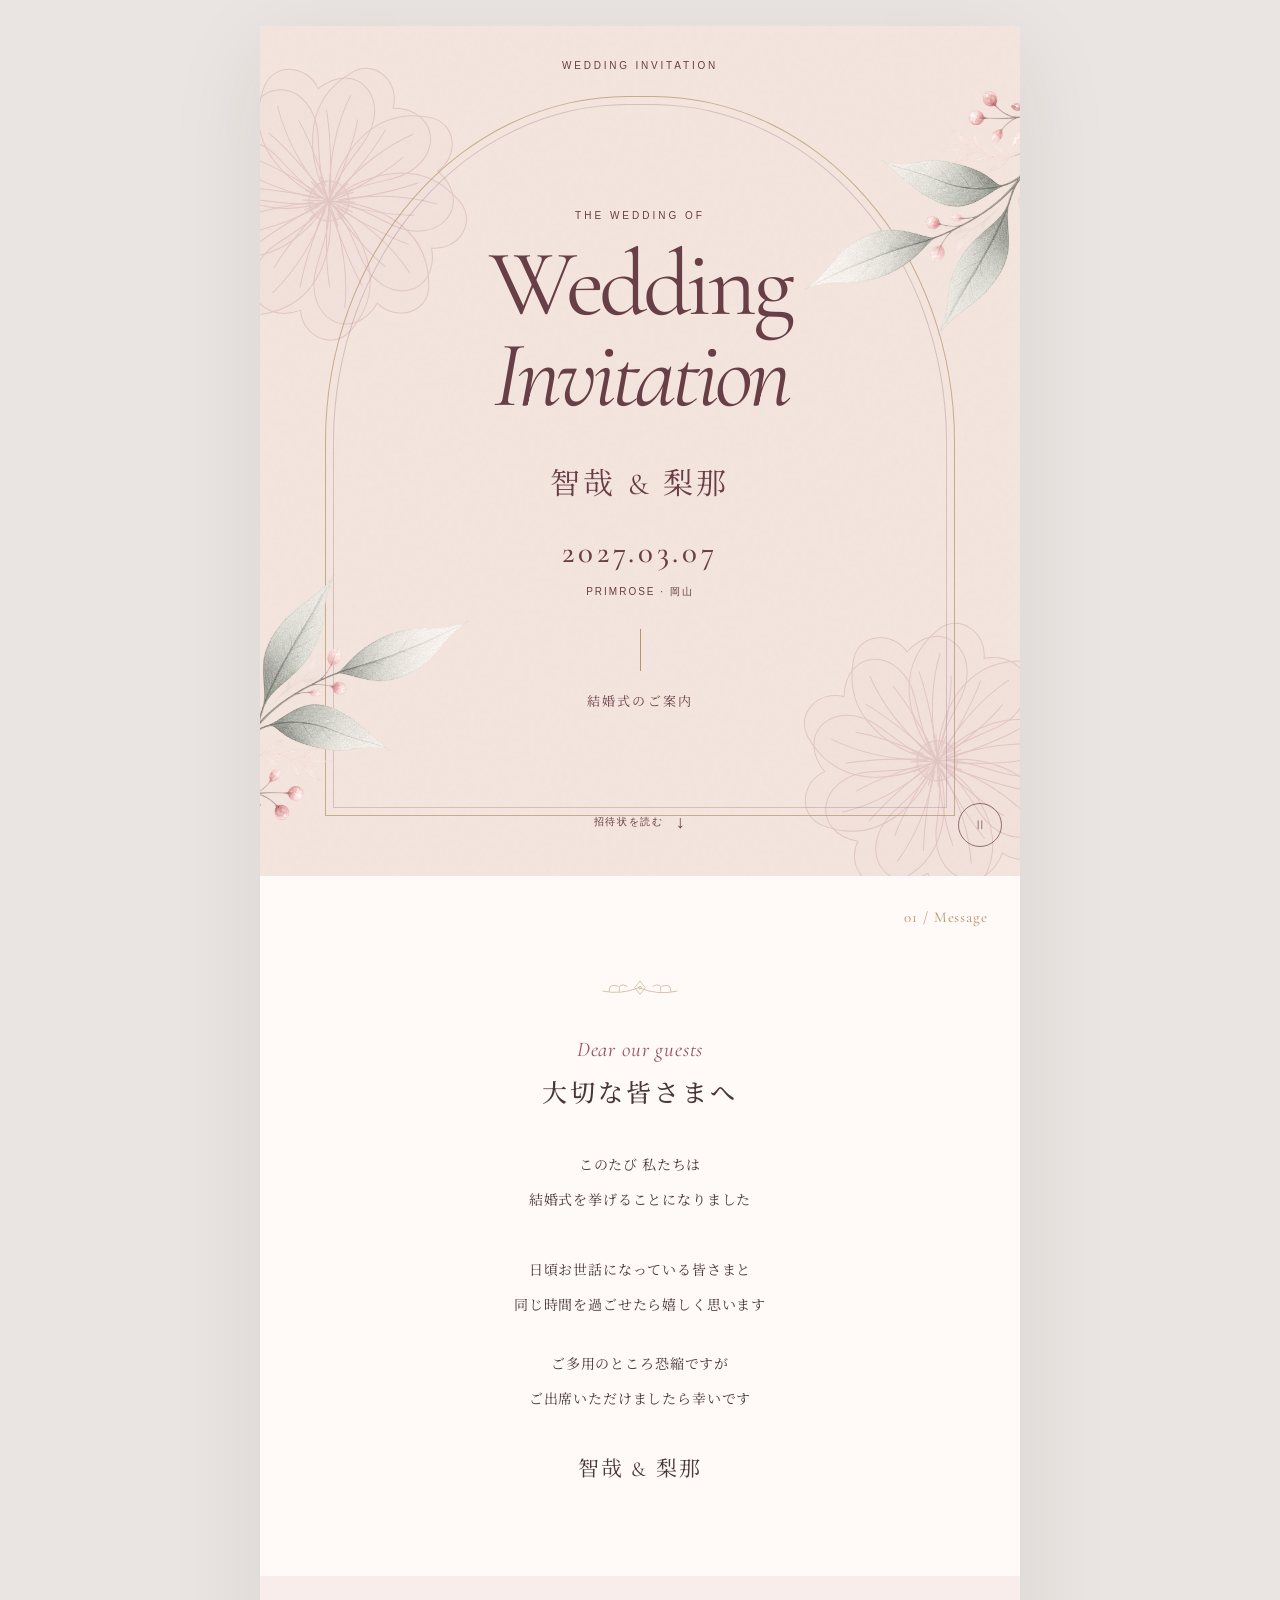
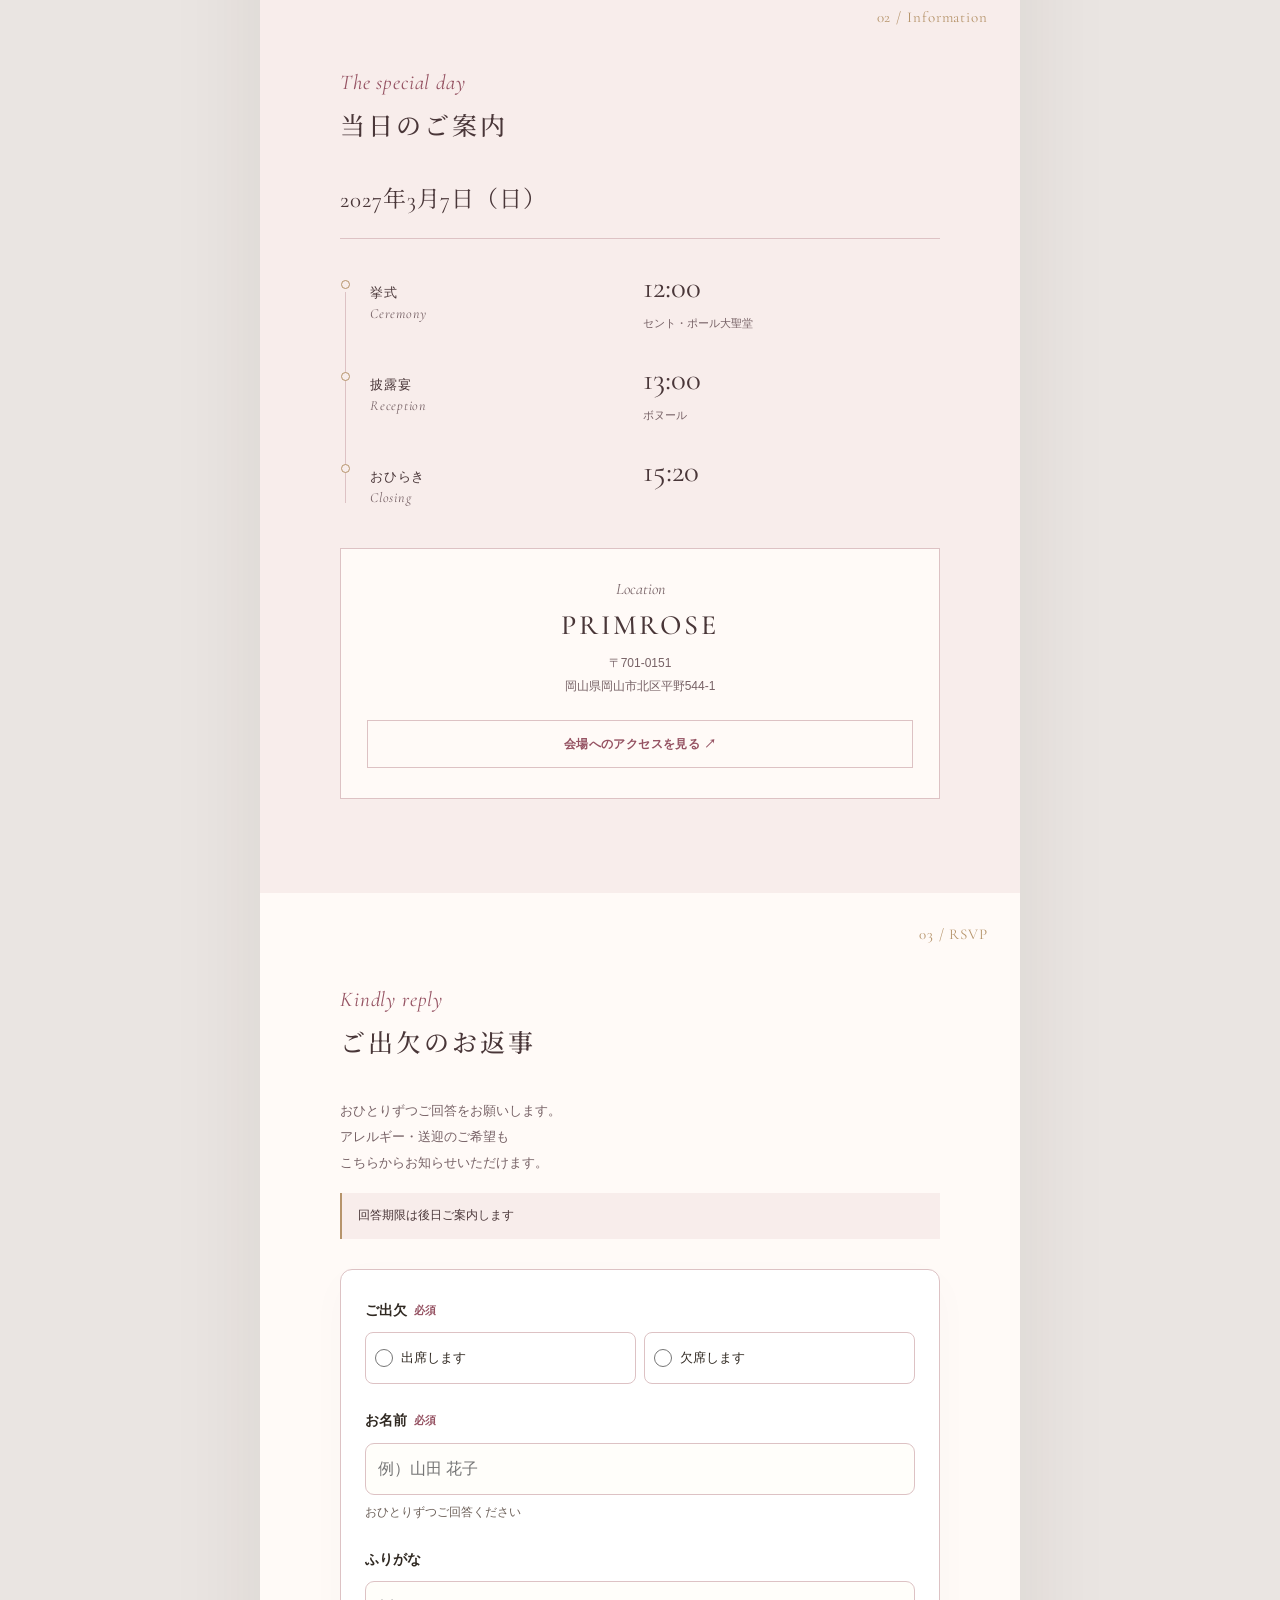
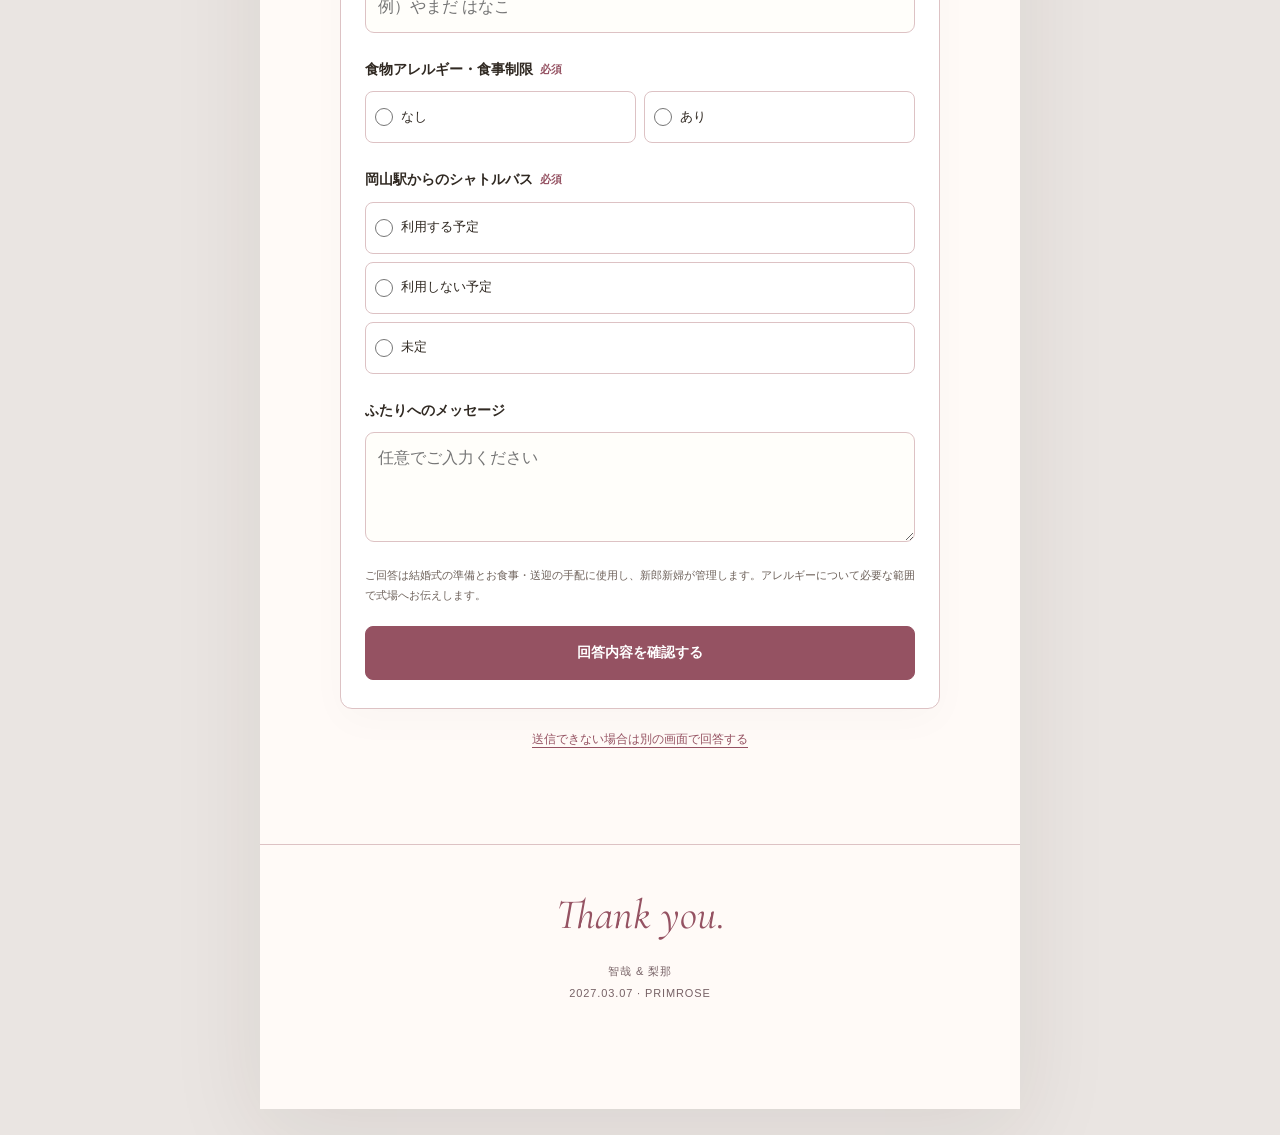
<file: invite/index.html>
<!doctype html>
<html lang="ja">
<head>
  <meta charset="utf-8">
  <meta name="viewport" content="width=device-width, initial-scale=1, viewport-fit=cover">
  <meta name="robots" content="noindex,nofollow">
  <meta name="theme-color" content="#f4e4de">
  <meta name="description" content="智哉 &amp; 梨那の結婚式のご案内。2027年3月7日、PRIMROSE。日時・会場のご案内と出欠のお返事はこちらから。">
  <title>花の招待状 | 結婚式のご案内</title>
  <link rel="preconnect" href="https://fonts.googleapis.com">
  <link rel="preconnect" href="https://fonts.gstatic.com" crossorigin>
  <link href="https://fonts.googleapis.com/css2?family=Cormorant+Garamond:ital,wght@0,400;0,500;1,400&family=Noto+Serif+JP:wght@400;500&display=swap" rel="stylesheet">
  <link rel="stylesheet" href="rsvp.css?v=3">
  <link rel="stylesheet" href="authentic.css?v=9">
</head>
<body class="theme-balloon">
  <main class="page">
    <header class="cover" id="top">
      <div class="cover-art" aria-hidden="true"><span class="art-frame"></span><span class="art-branch branch-one"></span><span class="art-branch branch-two"></span><span class="art-bloom bloom-one"></span><span class="art-bloom bloom-two"></span><span class="art-orbit"></span><span class="art-ribbon"></span><span class="art-seal">W</span><span class="petals"><i></i><i></i><i></i><i></i><i></i><i></i></span></div>
      <p class="cover-topline">Wedding Invitation</p>
      <div class="cover-copy">
        <p class="overline">The wedding of</p>
        <p class="cover-heading" aria-hidden="true">Wedding<em>Invitation</em></p>
        <h1 data-event-names>智哉 &amp; 梨那</h1>
        <p class="cover-date" data-event-date-short>2027.03.07</p>
        <p class="cover-place"><span data-event-venue>PRIMROSE</span> · 岡山</p>
        <span class="cover-line" aria-hidden="true"></span>
        <p class="cover-note">結婚式のご案内</p>
      </div>
      <a class="cover-scroll" href="#message">招待状を読む</a>
      <button class="motion-toggle" type="button" aria-label="アニメーションを停止" aria-pressed="false" hidden><span aria-hidden="true">Ⅱ</span></button>
    </header>

    <section class="section message" id="message" aria-labelledby="messageTitle">
      <span class="section-number" aria-hidden="true">01 / Message</span>
      <div class="reveal">
        <span class="section-ornament" aria-hidden="true"></span>
        <p class="eyebrow" lang="en">Dear our guests</p>
        <h2 id="messageTitle">大切な皆さまへ</h2>
        <p class="greeting">このたび 私たちは<br>結婚式を挙げることになりました<br><br>日頃お世話になっている皆さまと<br>同じ時間を過ごせたら嬉しく思います</p>
        <p class="greeting">ご多用のところ恐縮ですが<br>ご出席いただけましたら幸いです</p>
        <p class="message-signature" data-event-names>智哉 &amp; 梨那</p>
      </div>
    </section>

    <section class="section information" id="details" aria-labelledby="detailsTitle">
      <span class="section-number" aria-hidden="true">02 / Information</span>
      <div class="reveal">
        <p class="eyebrow" lang="en">The special day</p>
        <h2 id="detailsTitle">当日のご案内</h2>
        <p class="event-date" data-event-date>2027年3月7日（日）</p>
        <dl class="schedule">
          <div><dt>挙式<small lang="en">Ceremony</small></dt><dd><span data-event-time="time">12:00</span><small>セント・ポール大聖堂</small></dd></div>
          <div><dt>披露宴<small lang="en">Reception</small></dt><dd><span data-event-time="reception">13:00</span><small>ボヌール</small></dd></div>
          <div><dt>おひらき<small lang="en">Closing</small></dt><dd data-event-time="end">15:20</dd></div>
        </dl>
        <div class="venue-details">
          <span class="venue-label" lang="en">Location</span>
          <strong data-event-venue>PRIMROSE</strong>
          <address>〒701-0151<br>岡山県岡山市北区平野544-1</address>
          <a class="access-link" href="https://space.fivestar-wedding.com/primrose-okayama/access/" target="_blank" rel="noopener noreferrer">会場へのアクセスを見る ↗</a>
        </div>
      </div>
    </section>

    <section class="section rsvp-section" id="rsvp" aria-labelledby="rsvpTitle">
      <span class="section-number" aria-hidden="true">03 / RSVP</span>
      <div class="reveal">
        <p class="eyebrow" lang="en">Kindly reply</p>
        <h2 id="rsvpTitle">ご出欠のお返事</h2>
        <p class="intro">おひとりずつご回答をお願いします。<br>アレルギー・送迎のご希望も<br>こちらからお知らせいただけます。</p>
        <p class="deadline" data-event-deadline>回答期限は後日ご案内します</p>
      </div>
      <div data-rsvp-widget data-design="balloon"></div>
      <noscript><p>出欠フォームを表示するには、ブラウザーのJavaScriptを有効にしてください。難しい場合は新郎新婦へ直接お知らせください。</p></noscript>
    </section>
    <footer class="footer">
      <p class="footer-thanks" lang="en">Thank you.</p>
      <p><span data-event-names>智哉 &amp; 梨那</span><br><span data-event-date-short>2027.03.07</span> · <span data-event-venue>PRIMROSE</span></p>
    </footer>
  </main>
  <nav class="guest-nav" aria-label="招待状のメニュー" hidden><a href="#details">日時・会場</a><a href="#rsvp">出欠のお返事</a></nav>
  <script src="../wedding-details.js?v=1"></script>
  <script src="variants.js?v=9"></script>
  <script src="motion.js?v=9"></script>
  <script src="rsvp-config.js?v=1"></script>
  <script src="rsvp-client.js?v=3"></script>
</body>
</html>
</file>
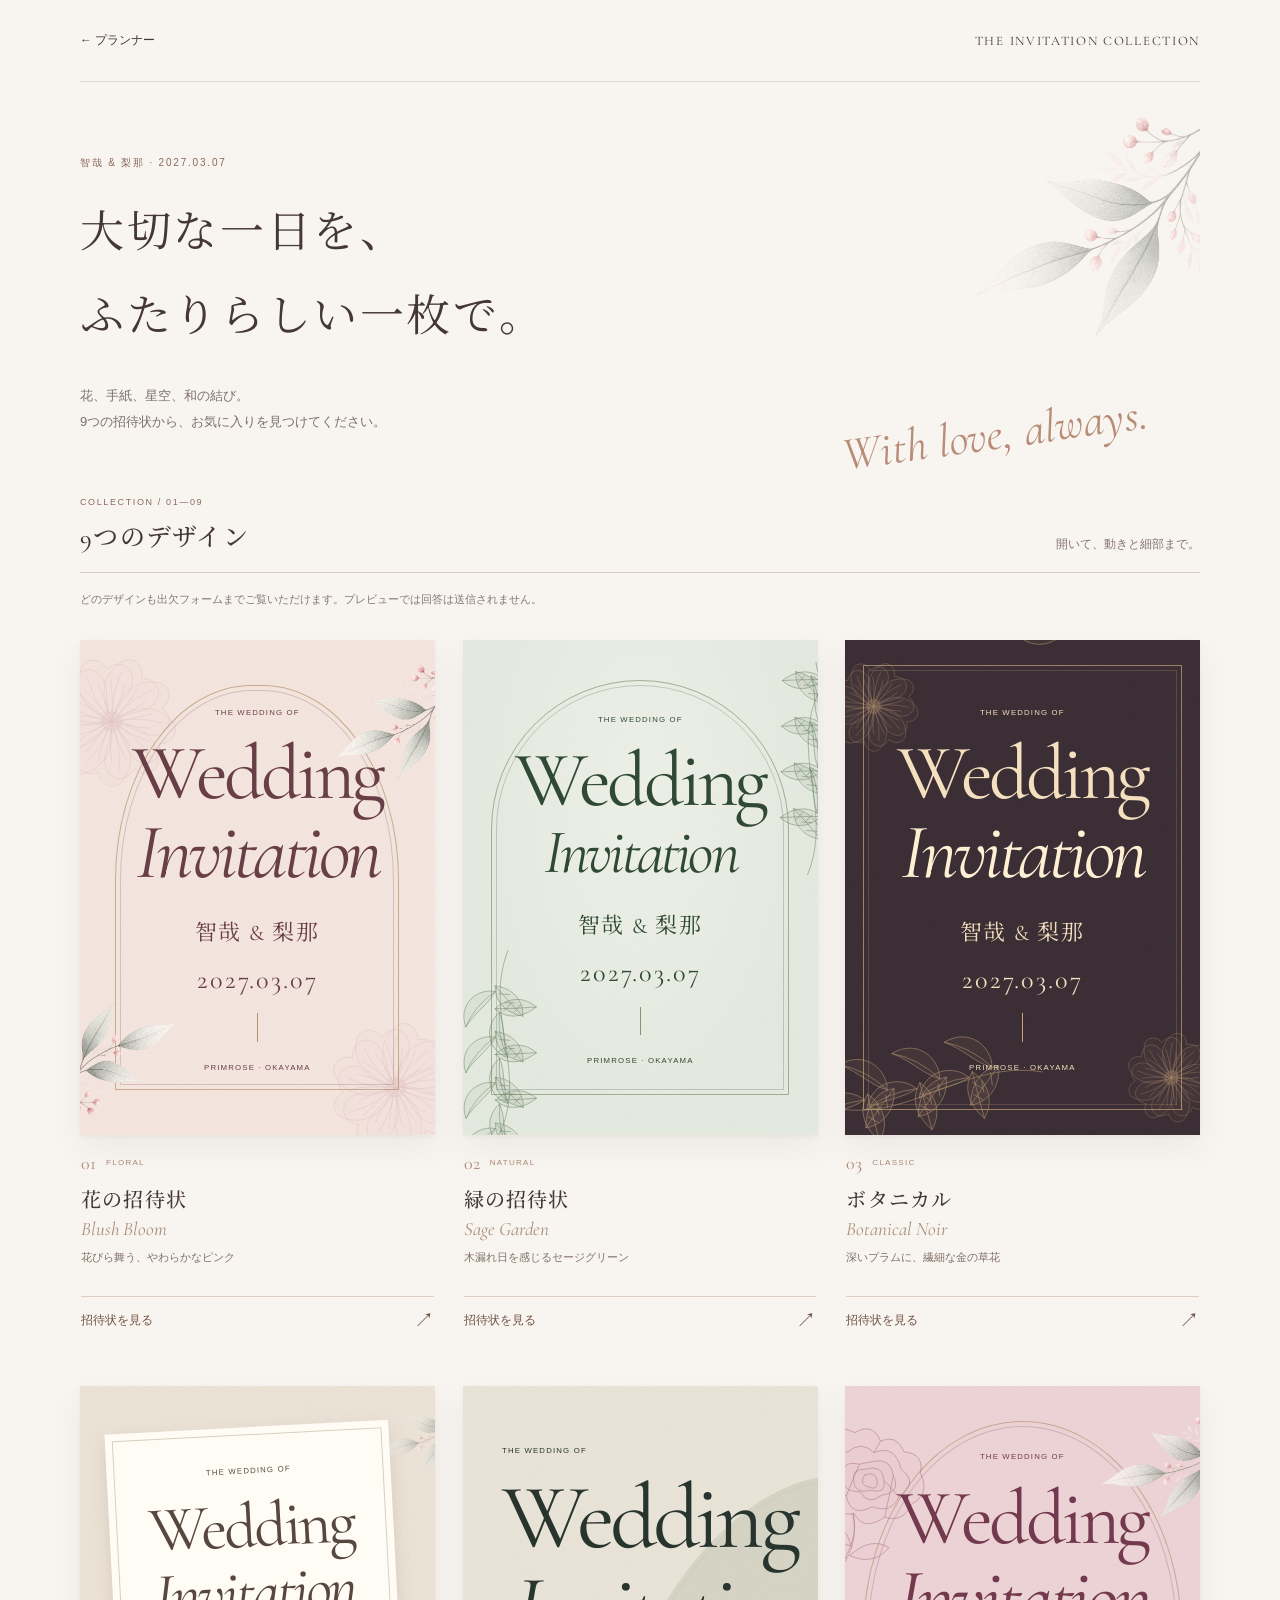
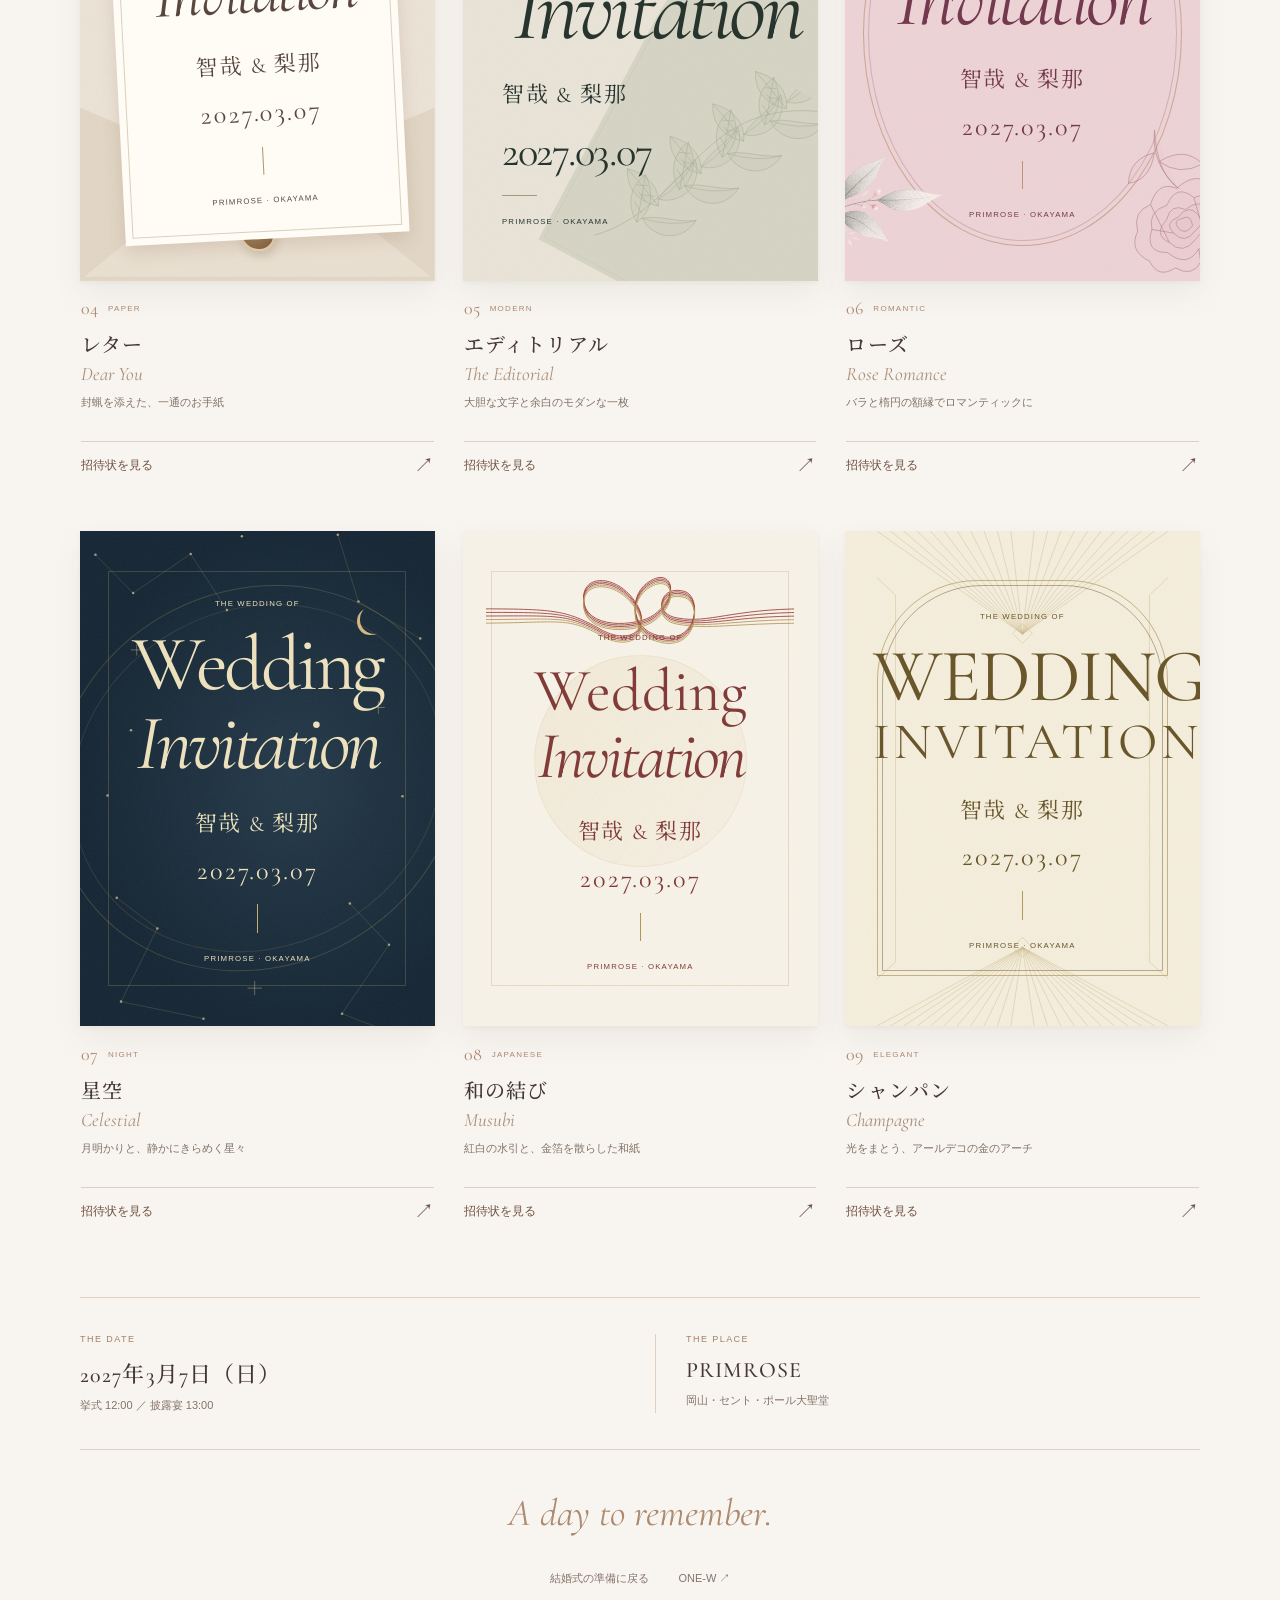
<file: showcase/index.html>
<!doctype html>
<html lang="ja">
<head>
  <meta charset="utf-8">
  <meta name="viewport" content="width=device-width, initial-scale=1, viewport-fit=cover">
  <meta name="robots" content="noindex,nofollow">
  <meta name="theme-color" content="#f8f5f1">
  <title>9つのWeb招待状 | PRIMROSE</title>
  <link rel="preconnect" href="https://fonts.googleapis.com">
  <link rel="preconnect" href="https://fonts.gstatic.com" crossorigin>
  <link href="https://fonts.googleapis.com/css2?family=Cormorant+Garamond:ital,wght@0,400;0,500;1,400&family=Noto+Serif+JP:wght@400;500&display=swap" rel="stylesheet">
  <link rel="stylesheet" href="../invite/authentic.css?v=9">
  <link rel="stylesheet" href="gallery.css?v=9">
</head>
<body class="gallery">
  <main class="gallery-page">
    <nav class="gallery-nav" aria-label="ナビゲーション"><a href="../?tab=prep">← プランナー</a><span>THE INVITATION COLLECTION</span></nav>
    <header class="gallery-hero">
      <div class="hero-flower" aria-hidden="true"></div>
      <p class="gallery-eyebrow"><span data-event-names>智哉 &amp; 梨那</span> · <span data-event-date-short>2027.03.07</span></p>
      <h1>大切な一日を、<br><em>ふたりらしい一枚で。</em></h1>
      <p class="gallery-lead">花、手紙、星空、和の結び。<br>9つの招待状から、お気に入りを見つけてください。</p>
      <p class="collection-sign" aria-hidden="true">With love, always.</p>
    </header>
    <section class="collection" id="invitations" aria-labelledby="invitationHeading">
      <div class="collection-head"><div><p class="gallery-eyebrow">COLLECTION / 01—09</p><h2 id="invitationHeading">9つのデザイン</h2></div><p>開いて、動きと細部まで。</p></div>
      <p class="preview-note">どのデザインも出欠フォームまでご覧いただけます。プレビューでは回答は送信されません。</p>
      <div class="samples">
        <article class="sample">
          <div class="stationery theme-balloon" aria-hidden="true">
            <div class="cover-art" aria-hidden="true"><span class="art-frame"></span><span class="art-branch branch-one"></span><span class="art-branch branch-two"></span><span class="art-bloom bloom-one"></span><span class="art-bloom bloom-two"></span><span class="art-orbit"></span><span class="art-ribbon"></span><span class="art-seal">W</span><span class="petals"><i></i><i></i><i></i><i></i><i></i><i></i></span></div>
            <div class="mini-copy"><small>THE WEDDING OF</small><p class="cover-heading">Wedding<em>Invitation</em></p><p class="mini-names" data-event-names>智哉 &amp; 梨那</p><p class="mini-date" data-event-date-short>2027.03.07</p><span class="mini-line"></span><small>PRIMROSE · OKAYAMA</small></div>
          </div>
          <div class="sample-body"><p class="sample-number">01 <span>FLORAL</span></p><h3>花の招待状</h3><p class="sample-en" lang="en">Blush Bloom</p><p class="sample-description">花びら舞う、やわらかなピンク</p><a class="sample-link invite-link" data-route="../invite/" href="../invite/?preview=1" aria-label="花の招待状をプレビュー"><span>招待状を見る</span><span aria-hidden="true">↗</span></a></div>
        </article>
        <article class="sample">
          <div class="stationery theme-reference" aria-hidden="true">
            <div class="cover-art" aria-hidden="true"><span class="art-frame"></span><span class="art-branch branch-one"></span><span class="art-branch branch-two"></span><span class="art-bloom bloom-one"></span><span class="art-bloom bloom-two"></span><span class="art-orbit"></span><span class="art-ribbon"></span><span class="art-seal">W</span><span class="petals"><i></i><i></i><i></i><i></i><i></i><i></i></span></div>
            <div class="mini-copy"><small>THE WEDDING OF</small><p class="cover-heading">Wedding<em>Invitation</em></p><p class="mini-names" data-event-names>智哉 &amp; 梨那</p><p class="mini-date" data-event-date-short>2027.03.07</p><span class="mini-line"></span><small>PRIMROSE · OKAYAMA</small></div>
          </div>
          <div class="sample-body"><p class="sample-number">02 <span>NATURAL</span></p><h3>緑の招待状</h3><p class="sample-en" lang="en">Sage Garden</p><p class="sample-description">木漏れ日を感じるセージグリーン</p><a class="sample-link invite-link" data-route="../invite/reference/" href="../invite/reference/?preview=1" aria-label="緑の招待状をプレビュー"><span>招待状を見る</span><span aria-hidden="true">↗</span></a></div>
        </article>
        <article class="sample">
          <div class="stationery theme-botanical" aria-hidden="true">
            <div class="cover-art" aria-hidden="true"><span class="art-frame"></span><span class="art-branch branch-one"></span><span class="art-branch branch-two"></span><span class="art-bloom bloom-one"></span><span class="art-bloom bloom-two"></span><span class="art-orbit"></span><span class="art-ribbon"></span><span class="art-seal">W</span><span class="petals"><i></i><i></i><i></i><i></i><i></i><i></i></span></div>
            <div class="mini-copy"><small>THE WEDDING OF</small><p class="cover-heading">Wedding<em>Invitation</em></p><p class="mini-names" data-event-names>智哉 &amp; 梨那</p><p class="mini-date" data-event-date-short>2027.03.07</p><span class="mini-line"></span><small>PRIMROSE · OKAYAMA</small></div>
          </div>
          <div class="sample-body"><p class="sample-number">03 <span>CLASSIC</span></p><h3>ボタニカル</h3><p class="sample-en" lang="en">Botanical Noir</p><p class="sample-description">深いプラムに、繊細な金の草花</p><a class="sample-link invite-link" data-route="../invite/botanical/" href="../invite/botanical/?preview=1" aria-label="ボタニカルをプレビュー"><span>招待状を見る</span><span aria-hidden="true">↗</span></a></div>
        </article>
        <article class="sample">
          <div class="stationery theme-letter" aria-hidden="true">
            <div class="cover-art" aria-hidden="true"><span class="art-frame"></span><span class="art-branch branch-one"></span><span class="art-branch branch-two"></span><span class="art-bloom bloom-one"></span><span class="art-bloom bloom-two"></span><span class="art-orbit"></span><span class="art-ribbon"></span><span class="art-seal">W</span><span class="petals"><i></i><i></i><i></i><i></i><i></i><i></i></span></div>
            <div class="mini-copy"><small>THE WEDDING OF</small><p class="cover-heading">Wedding<em>Invitation</em></p><p class="mini-names" data-event-names>智哉 &amp; 梨那</p><p class="mini-date" data-event-date-short>2027.03.07</p><span class="mini-line"></span><small>PRIMROSE · OKAYAMA</small></div>
          </div>
          <div class="sample-body"><p class="sample-number">04 <span>PAPER</span></p><h3>レター</h3><p class="sample-en" lang="en">Dear You</p><p class="sample-description">封蝋を添えた、一通のお手紙</p><a class="sample-link invite-link" data-route="../invite/letter/" href="../invite/letter/?preview=1" aria-label="レターをプレビュー"><span>招待状を見る</span><span aria-hidden="true">↗</span></a></div>
        </article>
        <article class="sample">
          <div class="stationery theme-story" aria-hidden="true">
            <div class="cover-art" aria-hidden="true"><span class="art-frame"></span><span class="art-branch branch-one"></span><span class="art-branch branch-two"></span><span class="art-bloom bloom-one"></span><span class="art-bloom bloom-two"></span><span class="art-orbit"></span><span class="art-ribbon"></span><span class="art-seal">W</span><span class="petals"><i></i><i></i><i></i><i></i><i></i><i></i></span></div>
            <div class="mini-copy"><small>THE WEDDING OF</small><p class="cover-heading">Wedding<em>Invitation</em></p><p class="mini-names" data-event-names>智哉 &amp; 梨那</p><p class="mini-date" data-event-date-short>2027.03.07</p><span class="mini-line"></span><small>PRIMROSE · OKAYAMA</small></div>
          </div>
          <div class="sample-body"><p class="sample-number">05 <span>MODERN</span></p><h3>エディトリアル</h3><p class="sample-en" lang="en">The Editorial</p><p class="sample-description">大胆な文字と余白のモダンな一枚</p><a class="sample-link invite-link" data-route="../invite/story/" href="../invite/story/?preview=1" aria-label="エディトリアルをプレビュー"><span>招待状を見る</span><span aria-hidden="true">↗</span></a></div>
        </article>
        <article class="sample">
          <div class="stationery theme-rose" aria-hidden="true">
            <div class="cover-art" aria-hidden="true"><span class="art-frame"></span><span class="art-branch branch-one"></span><span class="art-branch branch-two"></span><span class="art-bloom bloom-one"></span><span class="art-bloom bloom-two"></span><span class="art-orbit"></span><span class="art-ribbon"></span><span class="art-seal">W</span><span class="petals"><i></i><i></i><i></i><i></i><i></i><i></i></span></div>
            <div class="mini-copy"><small>THE WEDDING OF</small><p class="cover-heading">Wedding<em>Invitation</em></p><p class="mini-names" data-event-names>智哉 &amp; 梨那</p><p class="mini-date" data-event-date-short>2027.03.07</p><span class="mini-line"></span><small>PRIMROSE · OKAYAMA</small></div>
          </div>
          <div class="sample-body"><p class="sample-number">06 <span>ROMANTIC</span></p><h3>ローズ</h3><p class="sample-en" lang="en">Rose Romance</p><p class="sample-description">バラと楕円の額縁でロマンティックに</p><a class="sample-link invite-link" data-route="../invite/rose/" href="../invite/rose/?preview=1" aria-label="ローズをプレビュー"><span>招待状を見る</span><span aria-hidden="true">↗</span></a></div>
        </article>
        <article class="sample">
          <div class="stationery theme-celestial" aria-hidden="true">
            <div class="cover-art" aria-hidden="true"><span class="art-frame"></span><span class="art-branch branch-one"></span><span class="art-branch branch-two"></span><span class="art-bloom bloom-one"></span><span class="art-bloom bloom-two"></span><span class="art-orbit"></span><span class="art-ribbon"></span><span class="art-seal">W</span><span class="petals"><i></i><i></i><i></i><i></i><i></i><i></i></span></div>
            <div class="mini-copy"><small>THE WEDDING OF</small><p class="cover-heading">Wedding<em>Invitation</em></p><p class="mini-names" data-event-names>智哉 &amp; 梨那</p><p class="mini-date" data-event-date-short>2027.03.07</p><span class="mini-line"></span><small>PRIMROSE · OKAYAMA</small></div>
          </div>
          <div class="sample-body"><p class="sample-number">07 <span>NIGHT</span></p><h3>星空</h3><p class="sample-en" lang="en">Celestial</p><p class="sample-description">月明かりと、静かにきらめく星々</p><a class="sample-link invite-link" data-route="../invite/celestial/" href="../invite/celestial/?preview=1" aria-label="星空をプレビュー"><span>招待状を見る</span><span aria-hidden="true">↗</span></a></div>
        </article>
        <article class="sample">
          <div class="stationery theme-japonica" aria-hidden="true">
            <div class="cover-art" aria-hidden="true"><span class="art-frame"></span><span class="art-branch branch-one"></span><span class="art-branch branch-two"></span><span class="art-bloom bloom-one"></span><span class="art-bloom bloom-two"></span><span class="art-orbit"></span><span class="art-ribbon"></span><span class="art-seal">W</span><span class="petals"><i></i><i></i><i></i><i></i><i></i><i></i></span></div>
            <div class="mini-copy"><small>THE WEDDING OF</small><p class="cover-heading">Wedding<em>Invitation</em></p><p class="mini-names" data-event-names>智哉 &amp; 梨那</p><p class="mini-date" data-event-date-short>2027.03.07</p><span class="mini-line"></span><small>PRIMROSE · OKAYAMA</small></div>
          </div>
          <div class="sample-body"><p class="sample-number">08 <span>JAPANESE</span></p><h3>和の結び</h3><p class="sample-en" lang="en">Musubi</p><p class="sample-description">紅白の水引と、金箔を散らした和紙</p><a class="sample-link invite-link" data-route="../invite/japonica/" href="../invite/japonica/?preview=1" aria-label="和の結びをプレビュー"><span>招待状を見る</span><span aria-hidden="true">↗</span></a></div>
        </article>
        <article class="sample">
          <div class="stationery theme-champagne" aria-hidden="true">
            <div class="cover-art" aria-hidden="true"><span class="art-frame"></span><span class="art-branch branch-one"></span><span class="art-branch branch-two"></span><span class="art-bloom bloom-one"></span><span class="art-bloom bloom-two"></span><span class="art-orbit"></span><span class="art-ribbon"></span><span class="art-seal">W</span><span class="petals"><i></i><i></i><i></i><i></i><i></i><i></i></span></div>
            <div class="mini-copy"><small>THE WEDDING OF</small><p class="cover-heading">Wedding<em>Invitation</em></p><p class="mini-names" data-event-names>智哉 &amp; 梨那</p><p class="mini-date" data-event-date-short>2027.03.07</p><span class="mini-line"></span><small>PRIMROSE · OKAYAMA</small></div>
          </div>
          <div class="sample-body"><p class="sample-number">09 <span>ELEGANT</span></p><h3>シャンパン</h3><p class="sample-en" lang="en">Champagne</p><p class="sample-description">光をまとう、アールデコの金のアーチ</p><a class="sample-link invite-link" data-route="../invite/champagne/" href="../invite/champagne/?preview=1" aria-label="シャンパンをプレビュー"><span>招待状を見る</span><span aria-hidden="true">↗</span></a></div>
        </article>
      </div>
    </section>
    <section class="date-grid" aria-label="結婚式の日時と会場">
      <div><small>THE DATE</small><strong data-event-date>2027年3月7日（日）</strong><p>挙式 <span data-event-time="time">12:00</span> ／ 披露宴 <span data-event-time="reception">13:00</span></p></div>
      <div><small>THE PLACE</small><strong data-event-venue>PRIMROSE</strong><p>岡山・セント・ポール大聖堂</p></div>
    </section>
    <footer class="gallery-footer"><p class="footer-sign">A day to remember.</p><div><a href="../?tab=prep">結婚式の準備に戻る</a><a href="https://fivestar.one-w.net/bg" target="_blank" rel="noopener noreferrer">ONE-W ↗</a></div></footer>
  </main>
  <script src="../wedding-details.js?v=1"></script>
  <script src="../invite/variants.js?v=9"></script>
  <script>
    const details=WEDDING_DETAILS.resolve(location.search);
    const shared=new URLSearchParams({date:details.date,from:details.names,venue:details.venue});
    ["time","reception","end"].forEach(key=>{const value=details.getTime(key);if(value)shared.set(key,value)});
    if(details.deadline)shared.set("deadline",details.deadline);
    shared.set("preview","1");
    document.querySelectorAll(".invite-link").forEach(link=>{const url=new URL(link.dataset.route,location.href);url.search=shared.toString();link.href=url.toString()});
  </script>
</body>
</html>
</file>
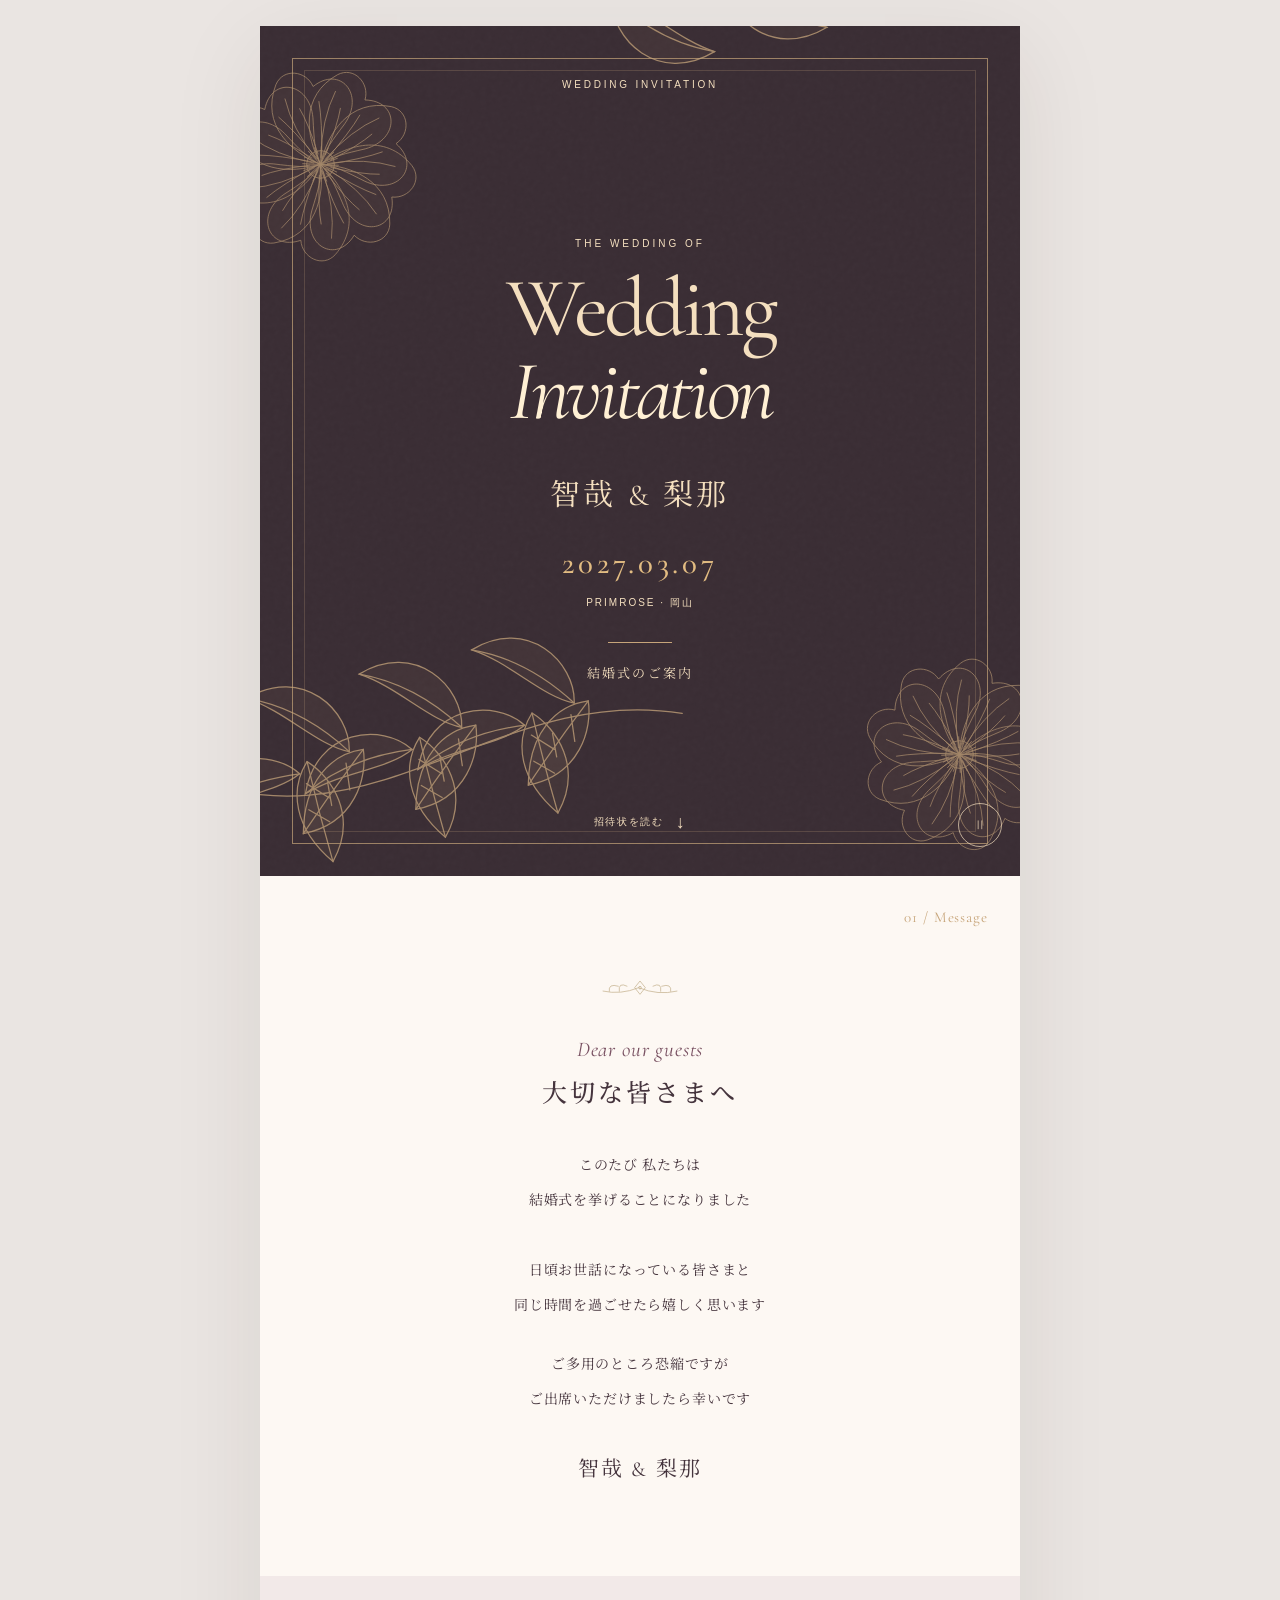
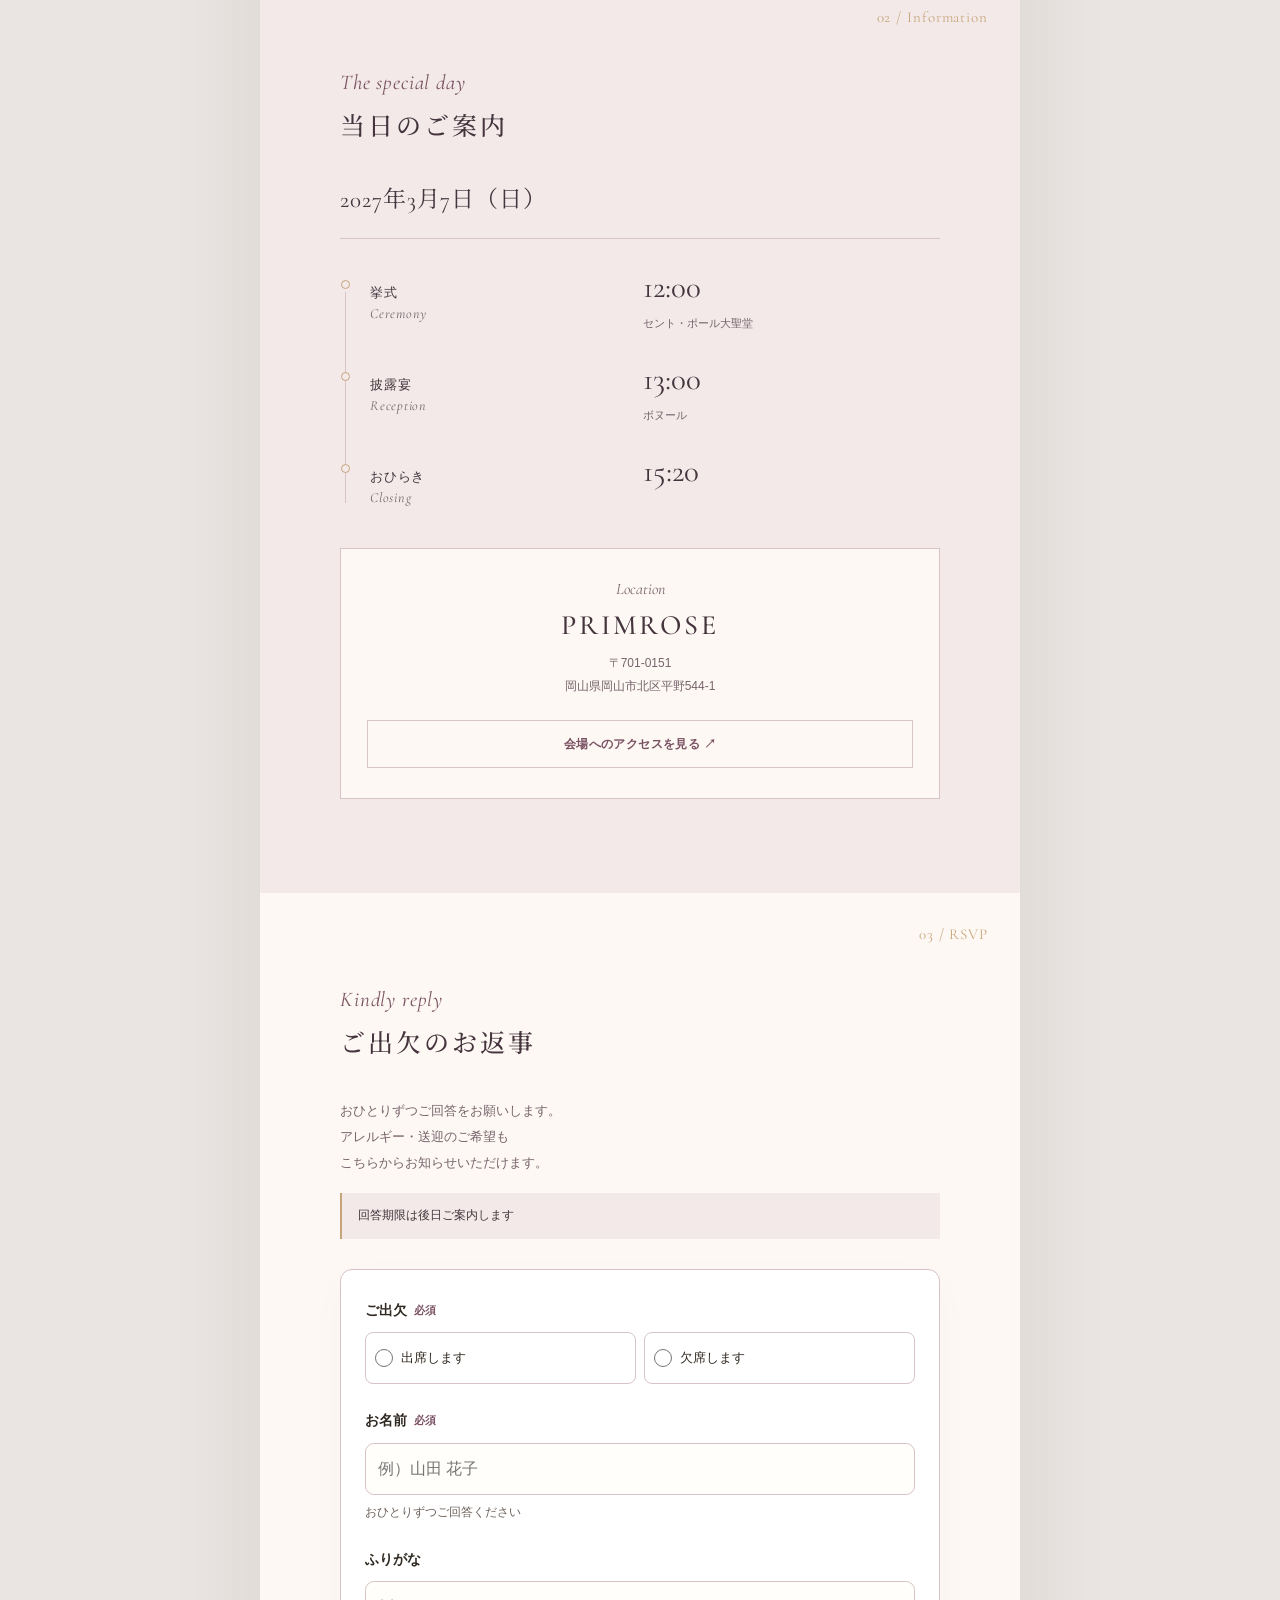
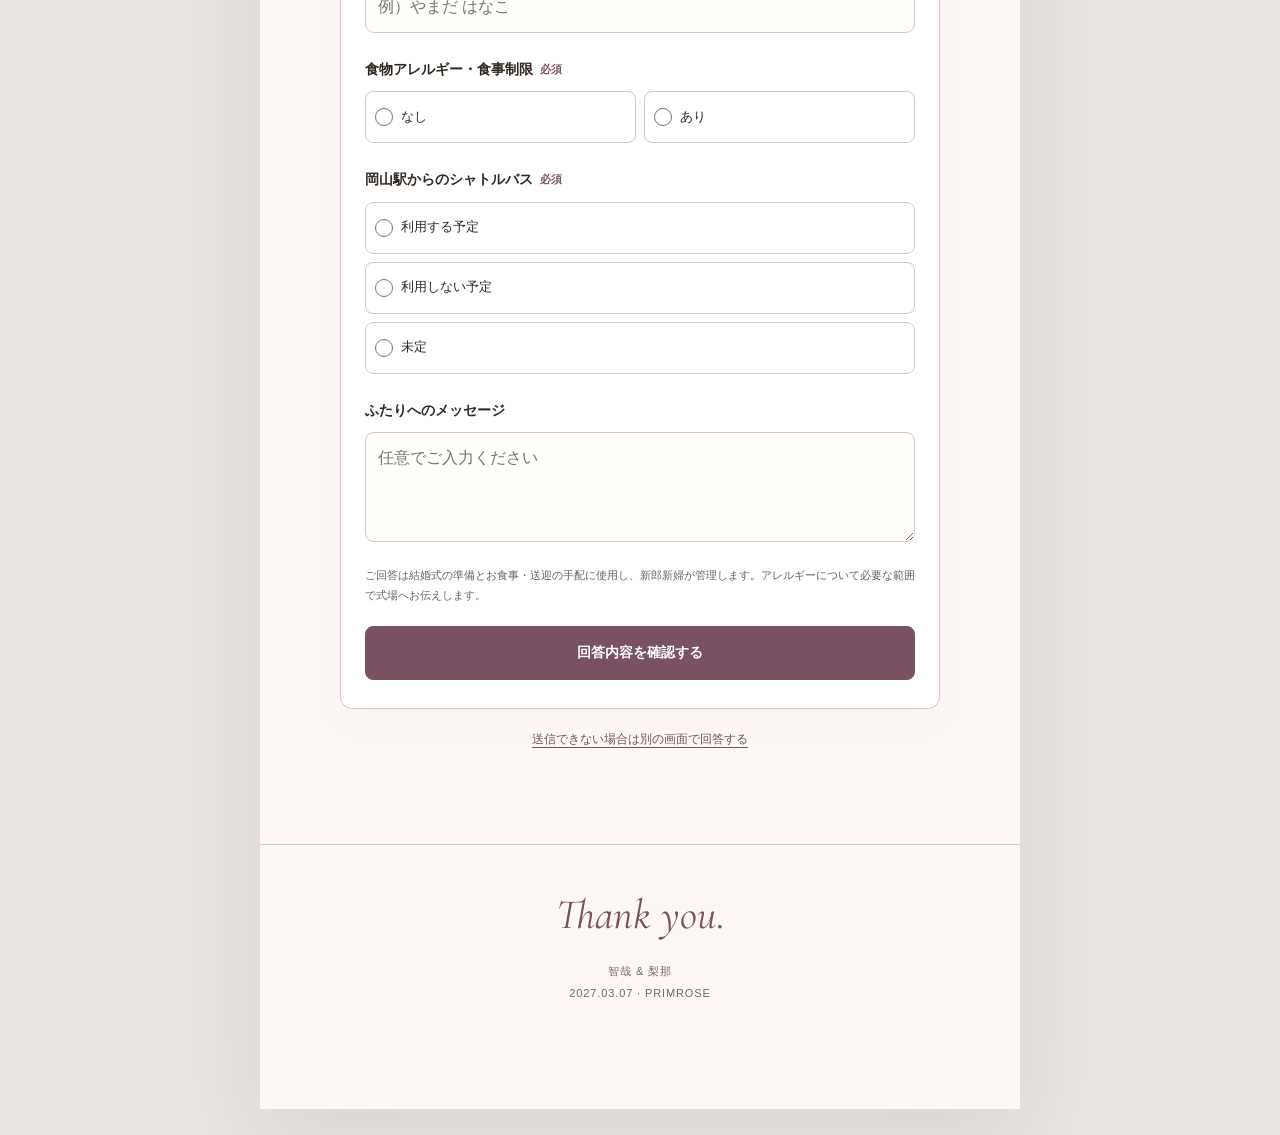
<file: invite/botanical/index.html>
<!doctype html>
<html lang="ja">
<head>
  <meta charset="utf-8">
  <meta name="viewport" content="width=device-width, initial-scale=1, viewport-fit=cover">
  <meta name="robots" content="noindex,nofollow">
  <meta name="theme-color" content="#392c33">
  <meta name="description" content="智哉 &amp; 梨那の結婚式のご案内。2027年3月7日、PRIMROSE。日時・会場のご案内と出欠のお返事はこちらから。">
  <title>ボタニカル | 結婚式のご案内</title>
  <link rel="preconnect" href="https://fonts.googleapis.com">
  <link rel="preconnect" href="https://fonts.gstatic.com" crossorigin>
  <link href="https://fonts.googleapis.com/css2?family=Cormorant+Garamond:ital,wght@0,400;0,500;1,400&family=Noto+Serif+JP:wght@400;500&display=swap" rel="stylesheet">
  <link rel="stylesheet" href="../rsvp.css?v=3">
  <link rel="stylesheet" href="../authentic.css?v=9">
</head>
<body class="theme-botanical">
  <main class="page">
    <header class="cover" id="top">
      <div class="cover-art" aria-hidden="true"><span class="art-frame"></span><span class="art-branch branch-one"></span><span class="art-branch branch-two"></span><span class="art-bloom bloom-one"></span><span class="art-bloom bloom-two"></span><span class="art-orbit"></span><span class="art-ribbon"></span><span class="art-seal">W</span><span class="petals"><i></i><i></i><i></i><i></i><i></i><i></i></span></div>
      <p class="cover-topline">Wedding Invitation</p>
      <div class="cover-copy">
        <p class="overline">The wedding of</p>
        <p class="cover-heading" aria-hidden="true">Wedding<em>Invitation</em></p>
        <h1 data-event-names>智哉 &amp; 梨那</h1>
        <p class="cover-date" data-event-date-short>2027.03.07</p>
        <p class="cover-place"><span data-event-venue>PRIMROSE</span> · 岡山</p>
        <span class="cover-line" aria-hidden="true"></span>
        <p class="cover-note">結婚式のご案内</p>
      </div>
      <a class="cover-scroll" href="#message">招待状を読む</a>
      <button class="motion-toggle" type="button" aria-label="アニメーションを停止" aria-pressed="false" hidden><span aria-hidden="true">Ⅱ</span></button>
    </header>

    <section class="section message" id="message" aria-labelledby="messageTitle">
      <span class="section-number" aria-hidden="true">01 / Message</span>
      <div class="reveal">
        <span class="section-ornament" aria-hidden="true"></span>
        <p class="eyebrow" lang="en">Dear our guests</p>
        <h2 id="messageTitle">大切な皆さまへ</h2>
        <p class="greeting">このたび 私たちは<br>結婚式を挙げることになりました<br><br>日頃お世話になっている皆さまと<br>同じ時間を過ごせたら嬉しく思います</p>
        <p class="greeting">ご多用のところ恐縮ですが<br>ご出席いただけましたら幸いです</p>
        <p class="message-signature" data-event-names>智哉 &amp; 梨那</p>
      </div>
    </section>

    <section class="section information" id="details" aria-labelledby="detailsTitle">
      <span class="section-number" aria-hidden="true">02 / Information</span>
      <div class="reveal">
        <p class="eyebrow" lang="en">The special day</p>
        <h2 id="detailsTitle">当日のご案内</h2>
        <p class="event-date" data-event-date>2027年3月7日（日）</p>
        <dl class="schedule">
          <div><dt>挙式<small lang="en">Ceremony</small></dt><dd><span data-event-time="time">12:00</span><small>セント・ポール大聖堂</small></dd></div>
          <div><dt>披露宴<small lang="en">Reception</small></dt><dd><span data-event-time="reception">13:00</span><small>ボヌール</small></dd></div>
          <div><dt>おひらき<small lang="en">Closing</small></dt><dd data-event-time="end">15:20</dd></div>
        </dl>
        <div class="venue-details">
          <span class="venue-label" lang="en">Location</span>
          <strong data-event-venue>PRIMROSE</strong>
          <address>〒701-0151<br>岡山県岡山市北区平野544-1</address>
          <a class="access-link" href="https://space.fivestar-wedding.com/primrose-okayama/access/" target="_blank" rel="noopener noreferrer">会場へのアクセスを見る ↗</a>
        </div>
      </div>
    </section>

    <section class="section rsvp-section" id="rsvp" aria-labelledby="rsvpTitle">
      <span class="section-number" aria-hidden="true">03 / RSVP</span>
      <div class="reveal">
        <p class="eyebrow" lang="en">Kindly reply</p>
        <h2 id="rsvpTitle">ご出欠のお返事</h2>
        <p class="intro">おひとりずつご回答をお願いします。<br>アレルギー・送迎のご希望も<br>こちらからお知らせいただけます。</p>
        <p class="deadline" data-event-deadline>回答期限は後日ご案内します</p>
      </div>
      <div data-rsvp-widget data-design="botanical"></div>
      <noscript><p>出欠フォームを表示するには、ブラウザーのJavaScriptを有効にしてください。難しい場合は新郎新婦へ直接お知らせください。</p></noscript>
    </section>
    <footer class="footer">
      <p class="footer-thanks" lang="en">Thank you.</p>
      <p><span data-event-names>智哉 &amp; 梨那</span><br><span data-event-date-short>2027.03.07</span> · <span data-event-venue>PRIMROSE</span></p>
    </footer>
  </main>
  <nav class="guest-nav" aria-label="招待状のメニュー" hidden><a href="#details">日時・会場</a><a href="#rsvp">出欠のお返事</a></nav>
  <script src="../../wedding-details.js?v=1"></script>
  <script src="../variants.js?v=9"></script>
  <script src="../motion.js?v=9"></script>
  <script src="../rsvp-config.js?v=1"></script>
  <script src="../rsvp-client.js?v=3"></script>
</body>
</html>
</file>
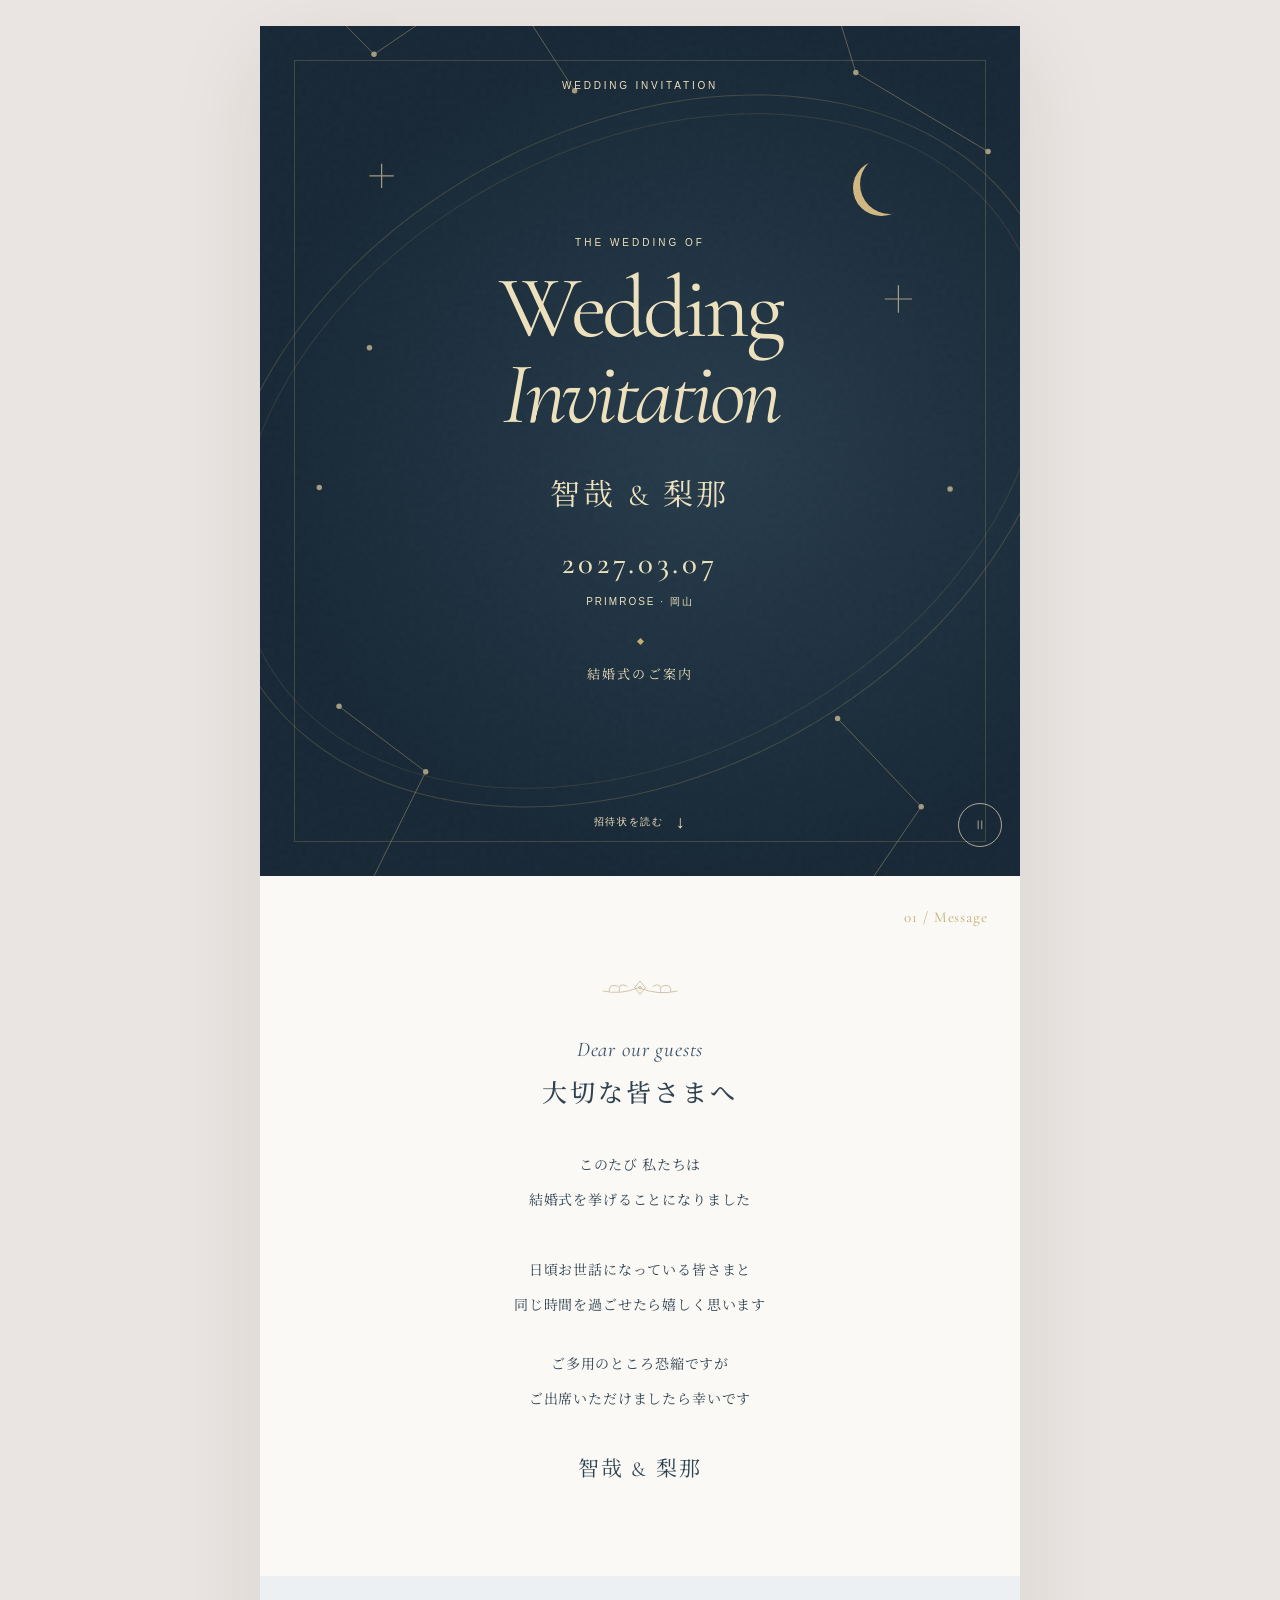
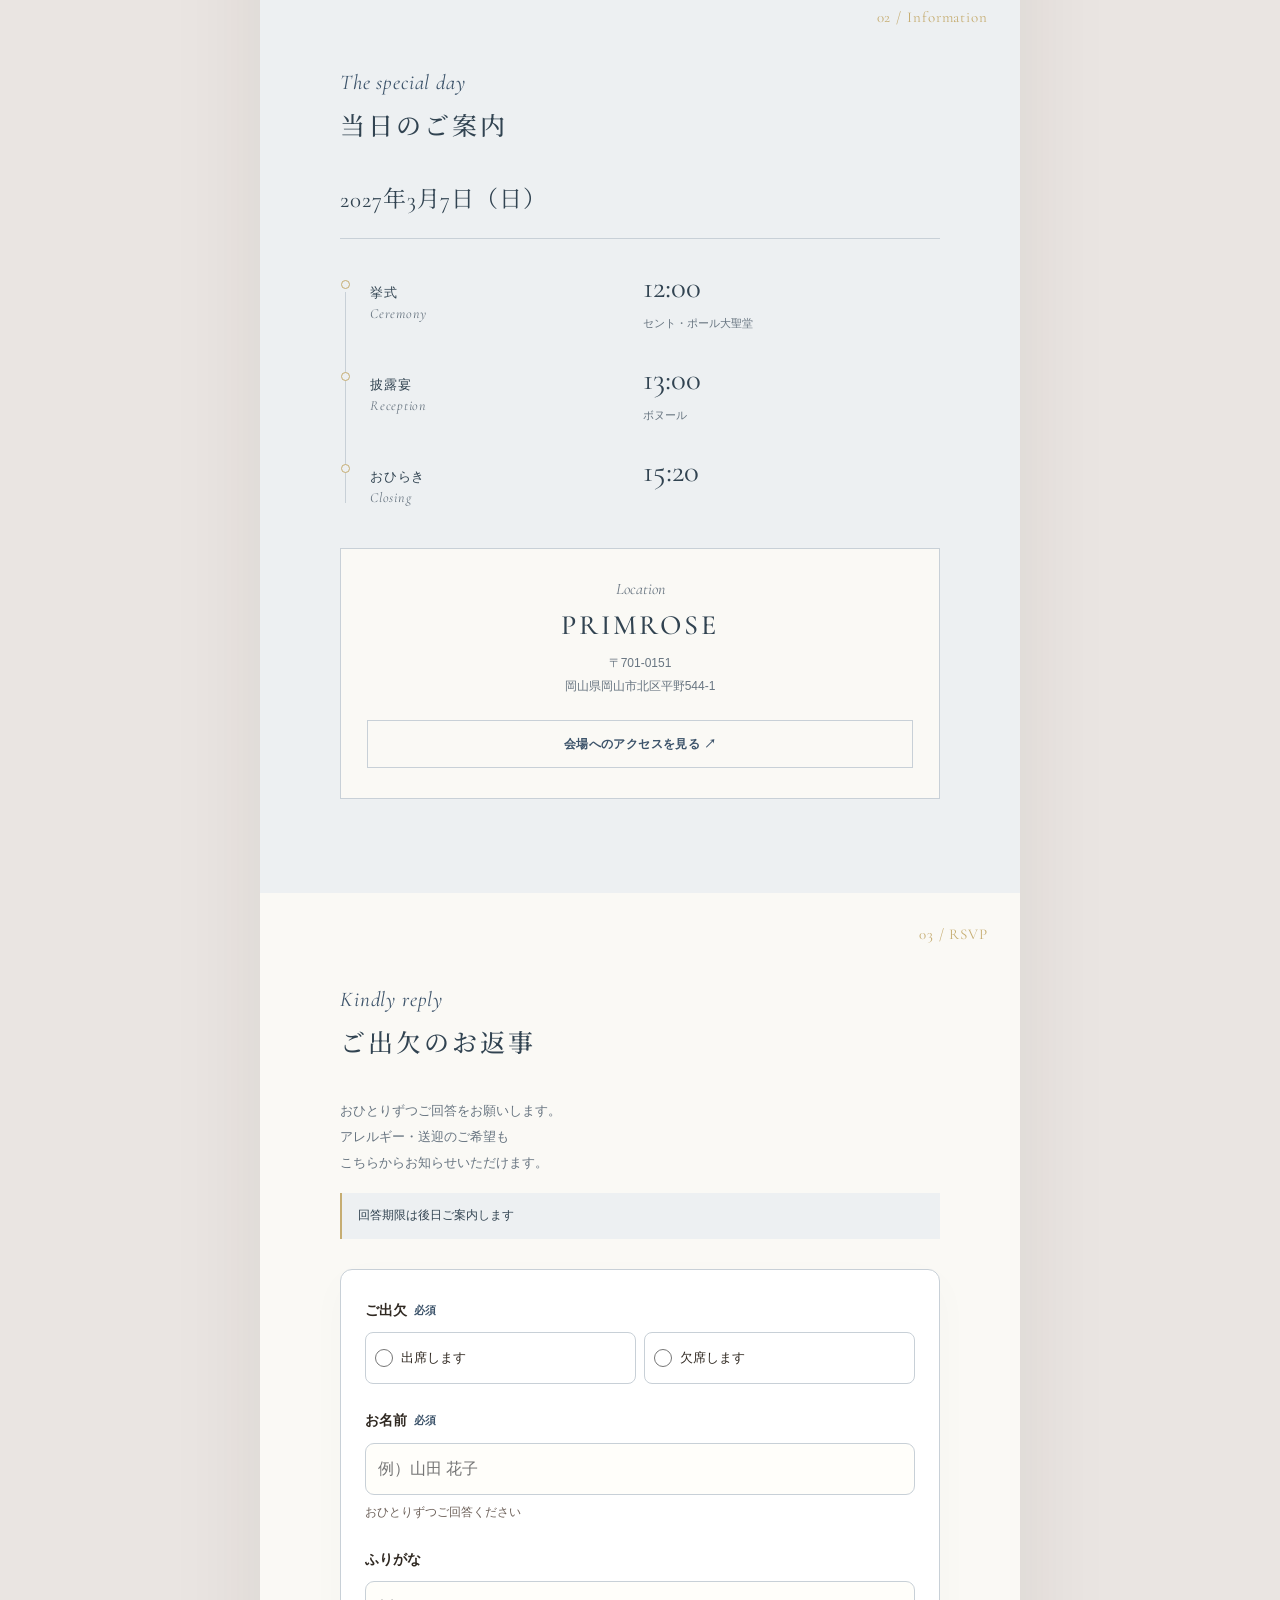
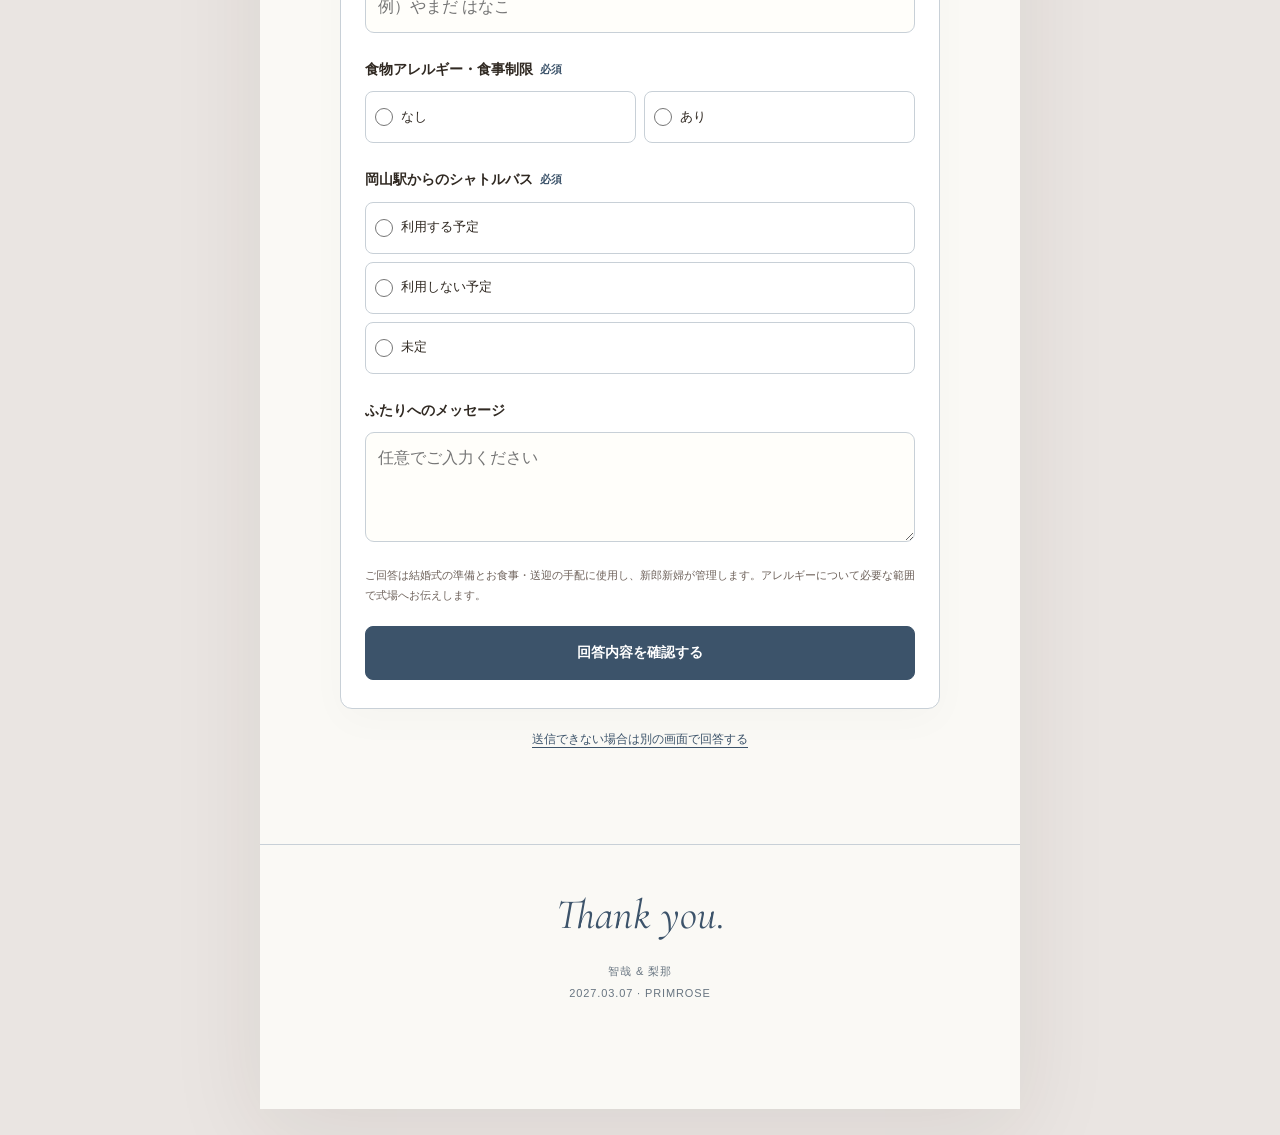
<file: invite/celestial/index.html>
<!doctype html>
<html lang="ja">
<head>
  <meta charset="utf-8">
  <meta name="viewport" content="width=device-width, initial-scale=1, viewport-fit=cover">
  <meta name="robots" content="noindex,nofollow">
  <meta name="theme-color" content="#172735">
  <meta name="description" content="智哉 &amp; 梨那の結婚式のご案内。2027年3月7日、PRIMROSE。日時・会場のご案内と出欠のお返事はこちらから。">
  <title>星空 | 結婚式のご案内</title>
  <link rel="preconnect" href="https://fonts.googleapis.com">
  <link rel="preconnect" href="https://fonts.gstatic.com" crossorigin>
  <link href="https://fonts.googleapis.com/css2?family=Cormorant+Garamond:ital,wght@0,400;0,500;1,400&family=Noto+Serif+JP:wght@400;500&display=swap" rel="stylesheet">
  <link rel="stylesheet" href="../rsvp.css?v=3">
  <link rel="stylesheet" href="../authentic.css?v=9">
</head>
<body class="theme-celestial">
  <main class="page">
    <header class="cover" id="top">
      <div class="cover-art" aria-hidden="true"><span class="art-frame"></span><span class="art-branch branch-one"></span><span class="art-branch branch-two"></span><span class="art-bloom bloom-one"></span><span class="art-bloom bloom-two"></span><span class="art-orbit"></span><span class="art-ribbon"></span><span class="art-seal">W</span><span class="petals"><i></i><i></i><i></i><i></i><i></i><i></i></span></div>
      <p class="cover-topline">Wedding Invitation</p>
      <div class="cover-copy">
        <p class="overline">The wedding of</p>
        <p class="cover-heading" aria-hidden="true">Wedding<em>Invitation</em></p>
        <h1 data-event-names>智哉 &amp; 梨那</h1>
        <p class="cover-date" data-event-date-short>2027.03.07</p>
        <p class="cover-place"><span data-event-venue>PRIMROSE</span> · 岡山</p>
        <span class="cover-line" aria-hidden="true"></span>
        <p class="cover-note">結婚式のご案内</p>
      </div>
      <a class="cover-scroll" href="#message">招待状を読む</a>
      <button class="motion-toggle" type="button" aria-label="アニメーションを停止" aria-pressed="false" hidden><span aria-hidden="true">Ⅱ</span></button>
    </header>

    <section class="section message" id="message" aria-labelledby="messageTitle">
      <span class="section-number" aria-hidden="true">01 / Message</span>
      <div class="reveal">
        <span class="section-ornament" aria-hidden="true"></span>
        <p class="eyebrow" lang="en">Dear our guests</p>
        <h2 id="messageTitle">大切な皆さまへ</h2>
        <p class="greeting">このたび 私たちは<br>結婚式を挙げることになりました<br><br>日頃お世話になっている皆さまと<br>同じ時間を過ごせたら嬉しく思います</p>
        <p class="greeting">ご多用のところ恐縮ですが<br>ご出席いただけましたら幸いです</p>
        <p class="message-signature" data-event-names>智哉 &amp; 梨那</p>
      </div>
    </section>

    <section class="section information" id="details" aria-labelledby="detailsTitle">
      <span class="section-number" aria-hidden="true">02 / Information</span>
      <div class="reveal">
        <p class="eyebrow" lang="en">The special day</p>
        <h2 id="detailsTitle">当日のご案内</h2>
        <p class="event-date" data-event-date>2027年3月7日（日）</p>
        <dl class="schedule">
          <div><dt>挙式<small lang="en">Ceremony</small></dt><dd><span data-event-time="time">12:00</span><small>セント・ポール大聖堂</small></dd></div>
          <div><dt>披露宴<small lang="en">Reception</small></dt><dd><span data-event-time="reception">13:00</span><small>ボヌール</small></dd></div>
          <div><dt>おひらき<small lang="en">Closing</small></dt><dd data-event-time="end">15:20</dd></div>
        </dl>
        <div class="venue-details">
          <span class="venue-label" lang="en">Location</span>
          <strong data-event-venue>PRIMROSE</strong>
          <address>〒701-0151<br>岡山県岡山市北区平野544-1</address>
          <a class="access-link" href="https://space.fivestar-wedding.com/primrose-okayama/access/" target="_blank" rel="noopener noreferrer">会場へのアクセスを見る ↗</a>
        </div>
      </div>
    </section>

    <section class="section rsvp-section" id="rsvp" aria-labelledby="rsvpTitle">
      <span class="section-number" aria-hidden="true">03 / RSVP</span>
      <div class="reveal">
        <p class="eyebrow" lang="en">Kindly reply</p>
        <h2 id="rsvpTitle">ご出欠のお返事</h2>
        <p class="intro">おひとりずつご回答をお願いします。<br>アレルギー・送迎のご希望も<br>こちらからお知らせいただけます。</p>
        <p class="deadline" data-event-deadline>回答期限は後日ご案内します</p>
      </div>
      <div data-rsvp-widget data-design="celestial"></div>
      <noscript><p>出欠フォームを表示するには、ブラウザーのJavaScriptを有効にしてください。難しい場合は新郎新婦へ直接お知らせください。</p></noscript>
    </section>
    <footer class="footer">
      <p class="footer-thanks" lang="en">Thank you.</p>
      <p><span data-event-names>智哉 &amp; 梨那</span><br><span data-event-date-short>2027.03.07</span> · <span data-event-venue>PRIMROSE</span></p>
    </footer>
  </main>
  <nav class="guest-nav" aria-label="招待状のメニュー" hidden><a href="#details">日時・会場</a><a href="#rsvp">出欠のお返事</a></nav>
  <script src="../../wedding-details.js?v=1"></script>
  <script src="../variants.js?v=9"></script>
  <script src="../motion.js?v=9"></script>
  <script src="../rsvp-config.js?v=1"></script>
  <script src="../rsvp-client.js?v=3"></script>
</body>
</html>
</file>
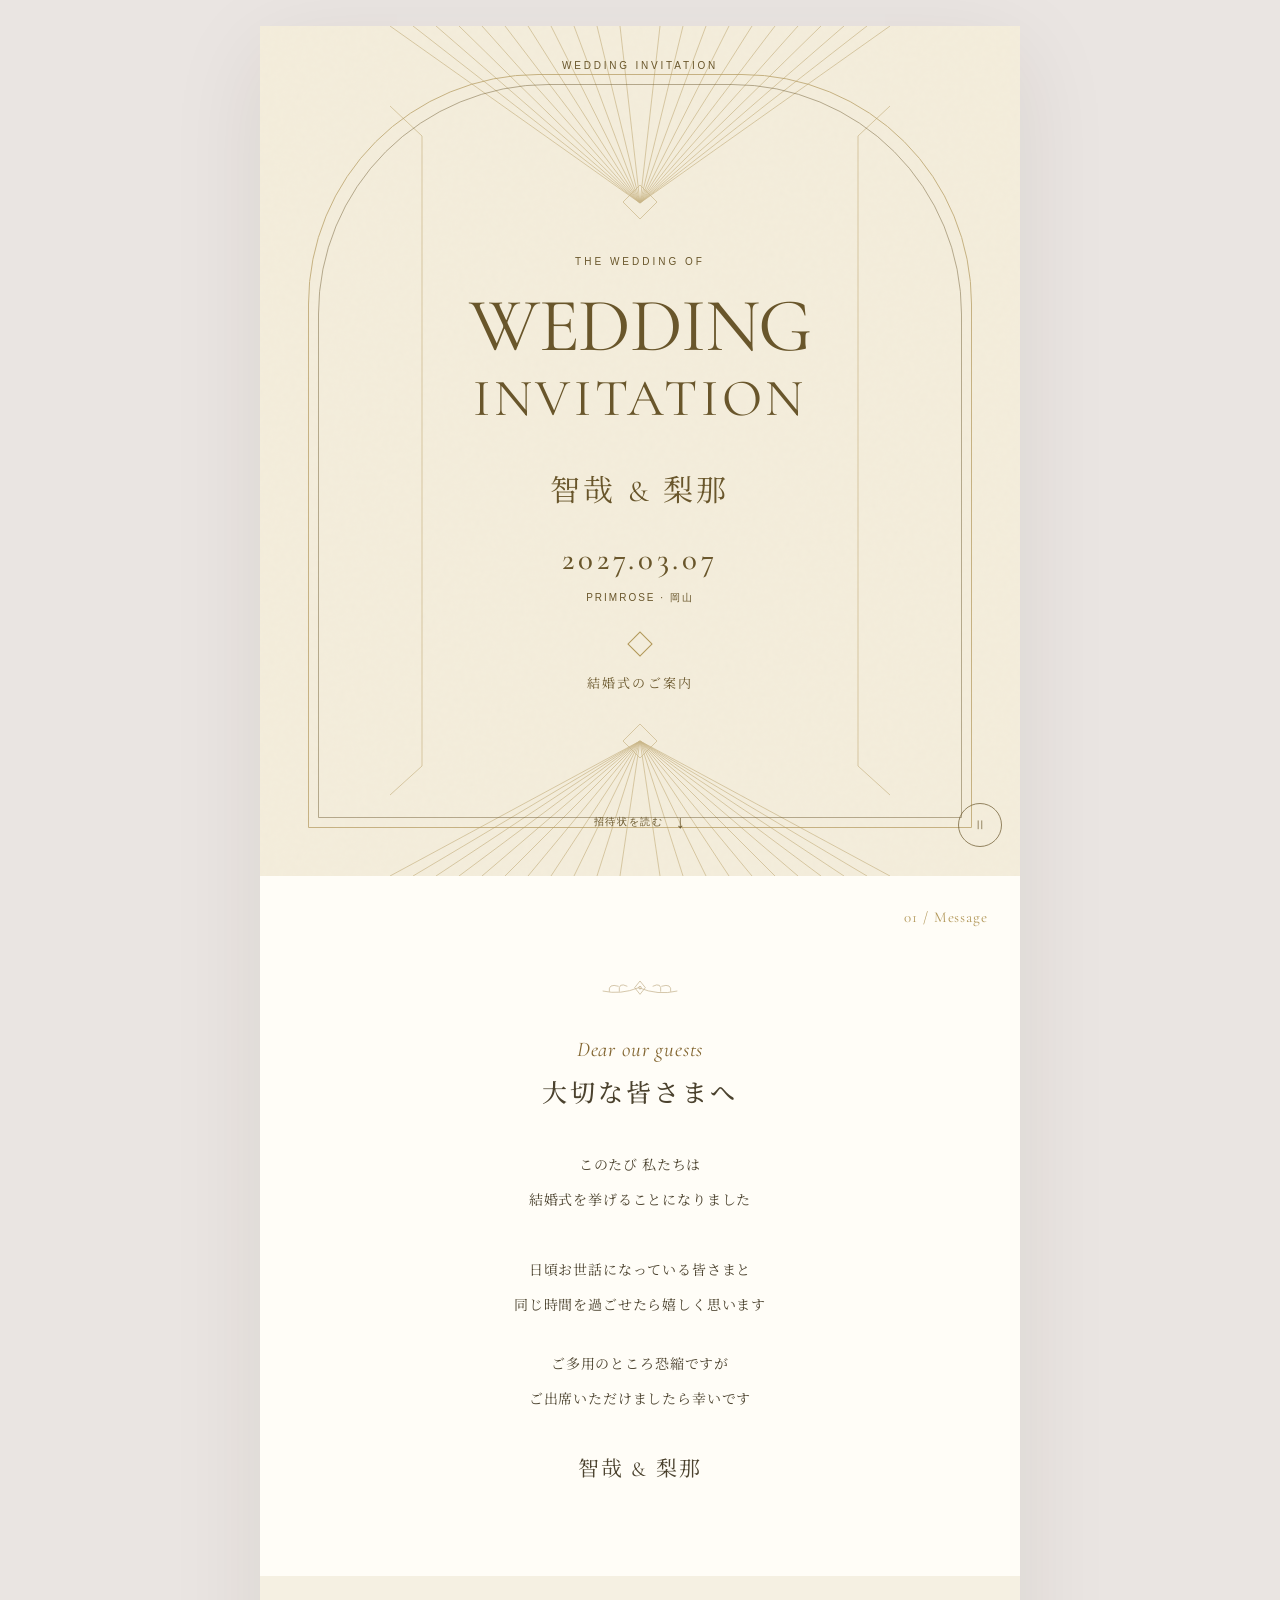
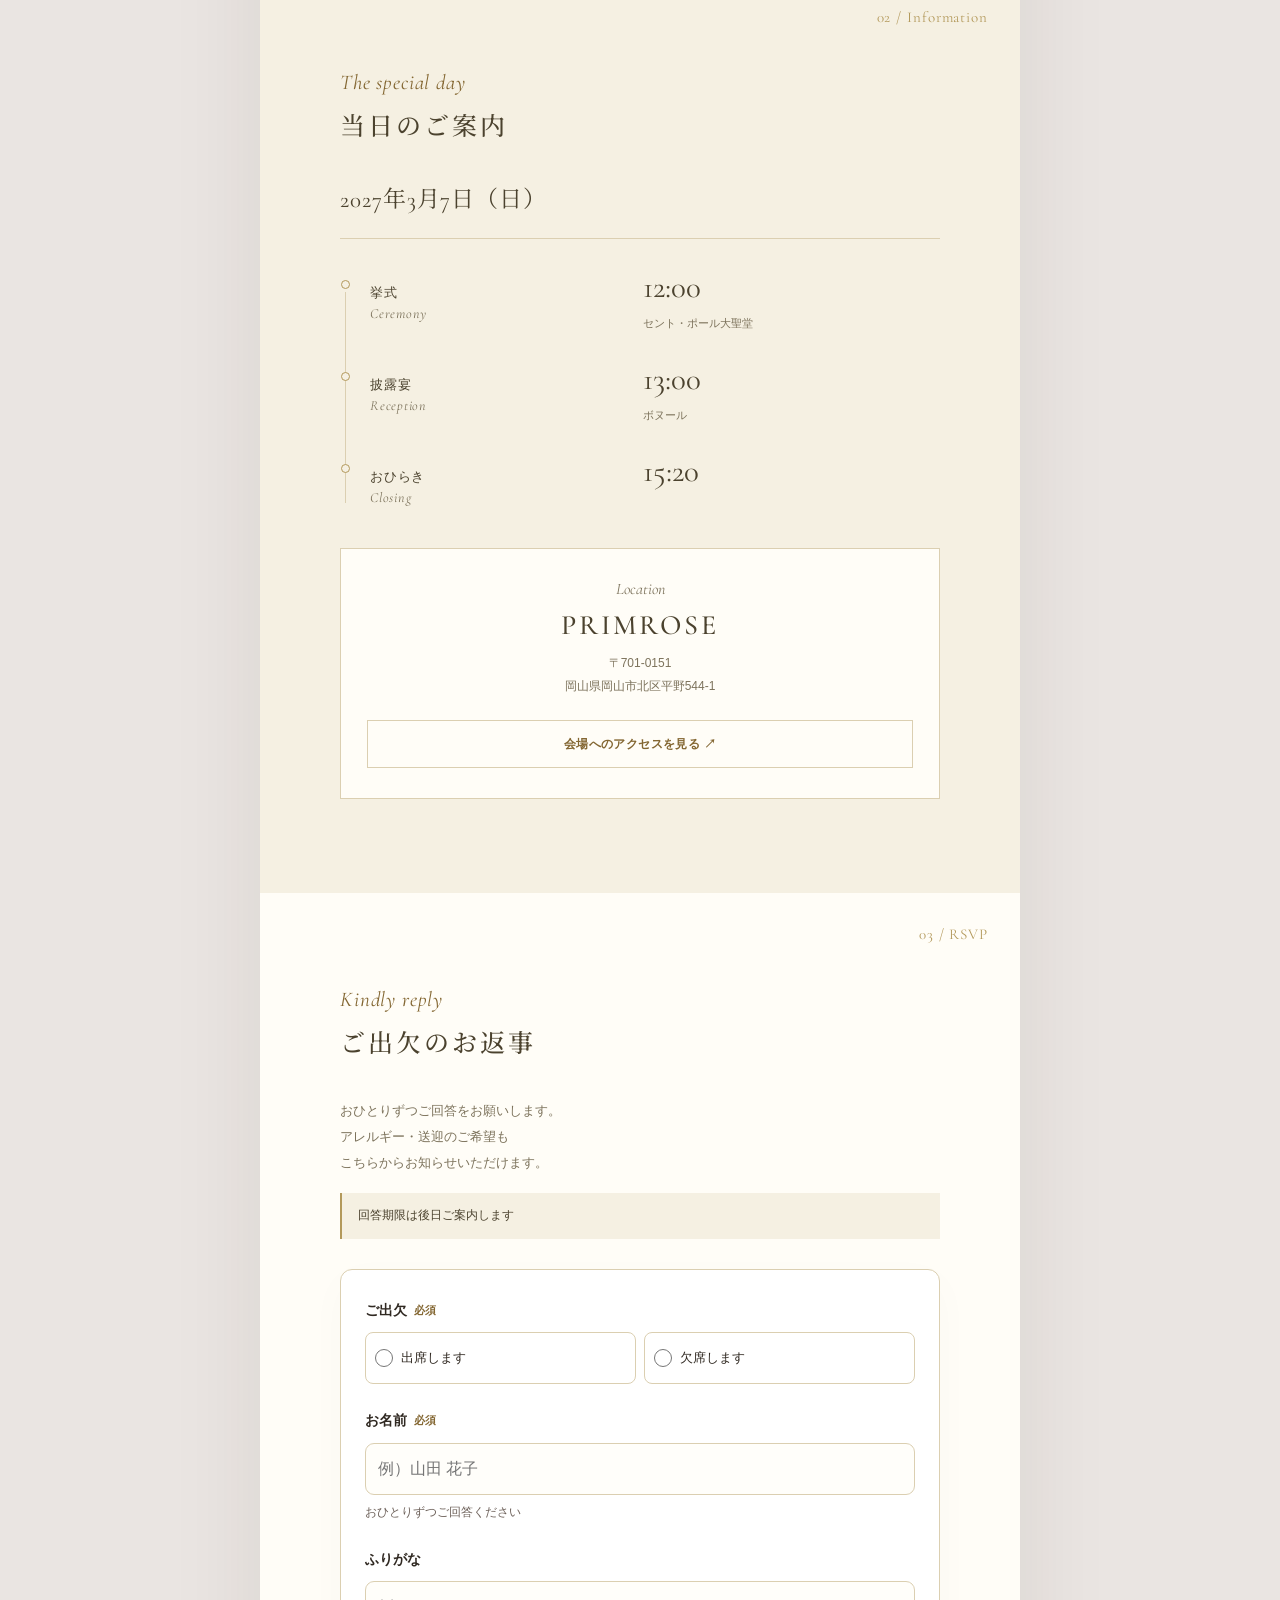
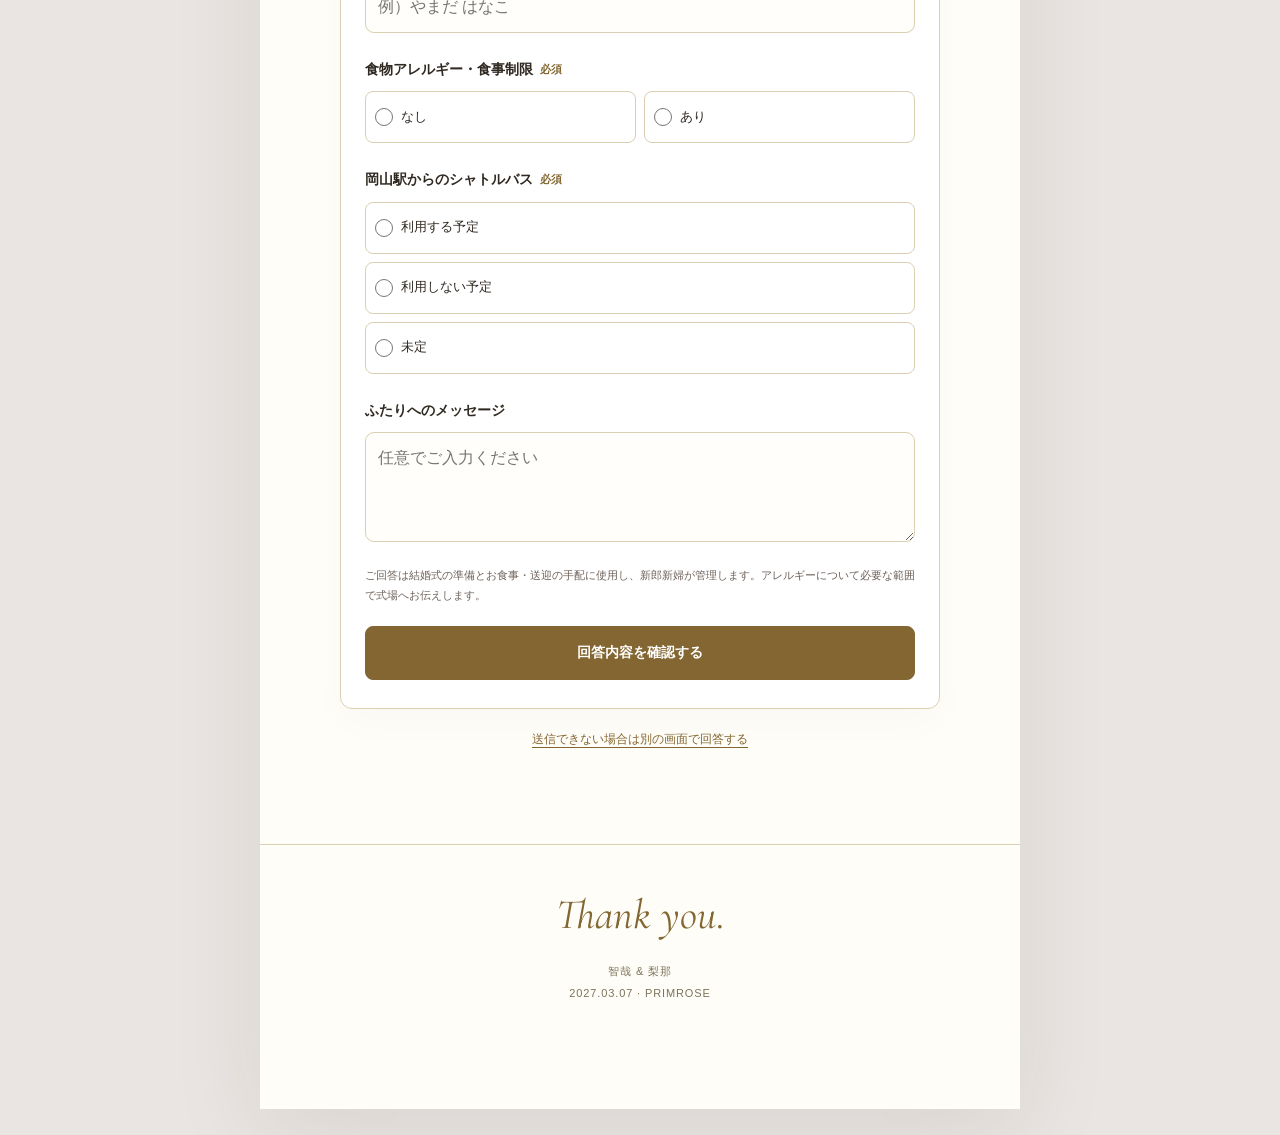
<file: invite/champagne/index.html>
<!doctype html>
<html lang="ja">
<head>
  <meta charset="utf-8">
  <meta name="viewport" content="width=device-width, initial-scale=1, viewport-fit=cover">
  <meta name="robots" content="noindex,nofollow">
  <meta name="theme-color" content="#f4eddb">
  <meta name="description" content="智哉 &amp; 梨那の結婚式のご案内。2027年3月7日、PRIMROSE。日時・会場のご案内と出欠のお返事はこちらから。">
  <title>シャンパン | 結婚式のご案内</title>
  <link rel="preconnect" href="https://fonts.googleapis.com">
  <link rel="preconnect" href="https://fonts.gstatic.com" crossorigin>
  <link href="https://fonts.googleapis.com/css2?family=Cormorant+Garamond:ital,wght@0,400;0,500;1,400&family=Noto+Serif+JP:wght@400;500&display=swap" rel="stylesheet">
  <link rel="stylesheet" href="../rsvp.css?v=3">
  <link rel="stylesheet" href="../authentic.css?v=9">
</head>
<body class="theme-champagne">
  <main class="page">
    <header class="cover" id="top">
      <div class="cover-art" aria-hidden="true"><span class="art-frame"></span><span class="art-branch branch-one"></span><span class="art-branch branch-two"></span><span class="art-bloom bloom-one"></span><span class="art-bloom bloom-two"></span><span class="art-orbit"></span><span class="art-ribbon"></span><span class="art-seal">W</span><span class="petals"><i></i><i></i><i></i><i></i><i></i><i></i></span></div>
      <p class="cover-topline">Wedding Invitation</p>
      <div class="cover-copy">
        <p class="overline">The wedding of</p>
        <p class="cover-heading" aria-hidden="true">Wedding<em>Invitation</em></p>
        <h1 data-event-names>智哉 &amp; 梨那</h1>
        <p class="cover-date" data-event-date-short>2027.03.07</p>
        <p class="cover-place"><span data-event-venue>PRIMROSE</span> · 岡山</p>
        <span class="cover-line" aria-hidden="true"></span>
        <p class="cover-note">結婚式のご案内</p>
      </div>
      <a class="cover-scroll" href="#message">招待状を読む</a>
      <button class="motion-toggle" type="button" aria-label="アニメーションを停止" aria-pressed="false" hidden><span aria-hidden="true">Ⅱ</span></button>
    </header>

    <section class="section message" id="message" aria-labelledby="messageTitle">
      <span class="section-number" aria-hidden="true">01 / Message</span>
      <div class="reveal">
        <span class="section-ornament" aria-hidden="true"></span>
        <p class="eyebrow" lang="en">Dear our guests</p>
        <h2 id="messageTitle">大切な皆さまへ</h2>
        <p class="greeting">このたび 私たちは<br>結婚式を挙げることになりました<br><br>日頃お世話になっている皆さまと<br>同じ時間を過ごせたら嬉しく思います</p>
        <p class="greeting">ご多用のところ恐縮ですが<br>ご出席いただけましたら幸いです</p>
        <p class="message-signature" data-event-names>智哉 &amp; 梨那</p>
      </div>
    </section>

    <section class="section information" id="details" aria-labelledby="detailsTitle">
      <span class="section-number" aria-hidden="true">02 / Information</span>
      <div class="reveal">
        <p class="eyebrow" lang="en">The special day</p>
        <h2 id="detailsTitle">当日のご案内</h2>
        <p class="event-date" data-event-date>2027年3月7日（日）</p>
        <dl class="schedule">
          <div><dt>挙式<small lang="en">Ceremony</small></dt><dd><span data-event-time="time">12:00</span><small>セント・ポール大聖堂</small></dd></div>
          <div><dt>披露宴<small lang="en">Reception</small></dt><dd><span data-event-time="reception">13:00</span><small>ボヌール</small></dd></div>
          <div><dt>おひらき<small lang="en">Closing</small></dt><dd data-event-time="end">15:20</dd></div>
        </dl>
        <div class="venue-details">
          <span class="venue-label" lang="en">Location</span>
          <strong data-event-venue>PRIMROSE</strong>
          <address>〒701-0151<br>岡山県岡山市北区平野544-1</address>
          <a class="access-link" href="https://space.fivestar-wedding.com/primrose-okayama/access/" target="_blank" rel="noopener noreferrer">会場へのアクセスを見る ↗</a>
        </div>
      </div>
    </section>

    <section class="section rsvp-section" id="rsvp" aria-labelledby="rsvpTitle">
      <span class="section-number" aria-hidden="true">03 / RSVP</span>
      <div class="reveal">
        <p class="eyebrow" lang="en">Kindly reply</p>
        <h2 id="rsvpTitle">ご出欠のお返事</h2>
        <p class="intro">おひとりずつご回答をお願いします。<br>アレルギー・送迎のご希望も<br>こちらからお知らせいただけます。</p>
        <p class="deadline" data-event-deadline>回答期限は後日ご案内します</p>
      </div>
      <div data-rsvp-widget data-design="champagne"></div>
      <noscript><p>出欠フォームを表示するには、ブラウザーのJavaScriptを有効にしてください。難しい場合は新郎新婦へ直接お知らせください。</p></noscript>
    </section>
    <footer class="footer">
      <p class="footer-thanks" lang="en">Thank you.</p>
      <p><span data-event-names>智哉 &amp; 梨那</span><br><span data-event-date-short>2027.03.07</span> · <span data-event-venue>PRIMROSE</span></p>
    </footer>
  </main>
  <nav class="guest-nav" aria-label="招待状のメニュー" hidden><a href="#details">日時・会場</a><a href="#rsvp">出欠のお返事</a></nav>
  <script src="../../wedding-details.js?v=1"></script>
  <script src="../variants.js?v=9"></script>
  <script src="../motion.js?v=9"></script>
  <script src="../rsvp-config.js?v=1"></script>
  <script src="../rsvp-client.js?v=3"></script>
</body>
</html>
</file>
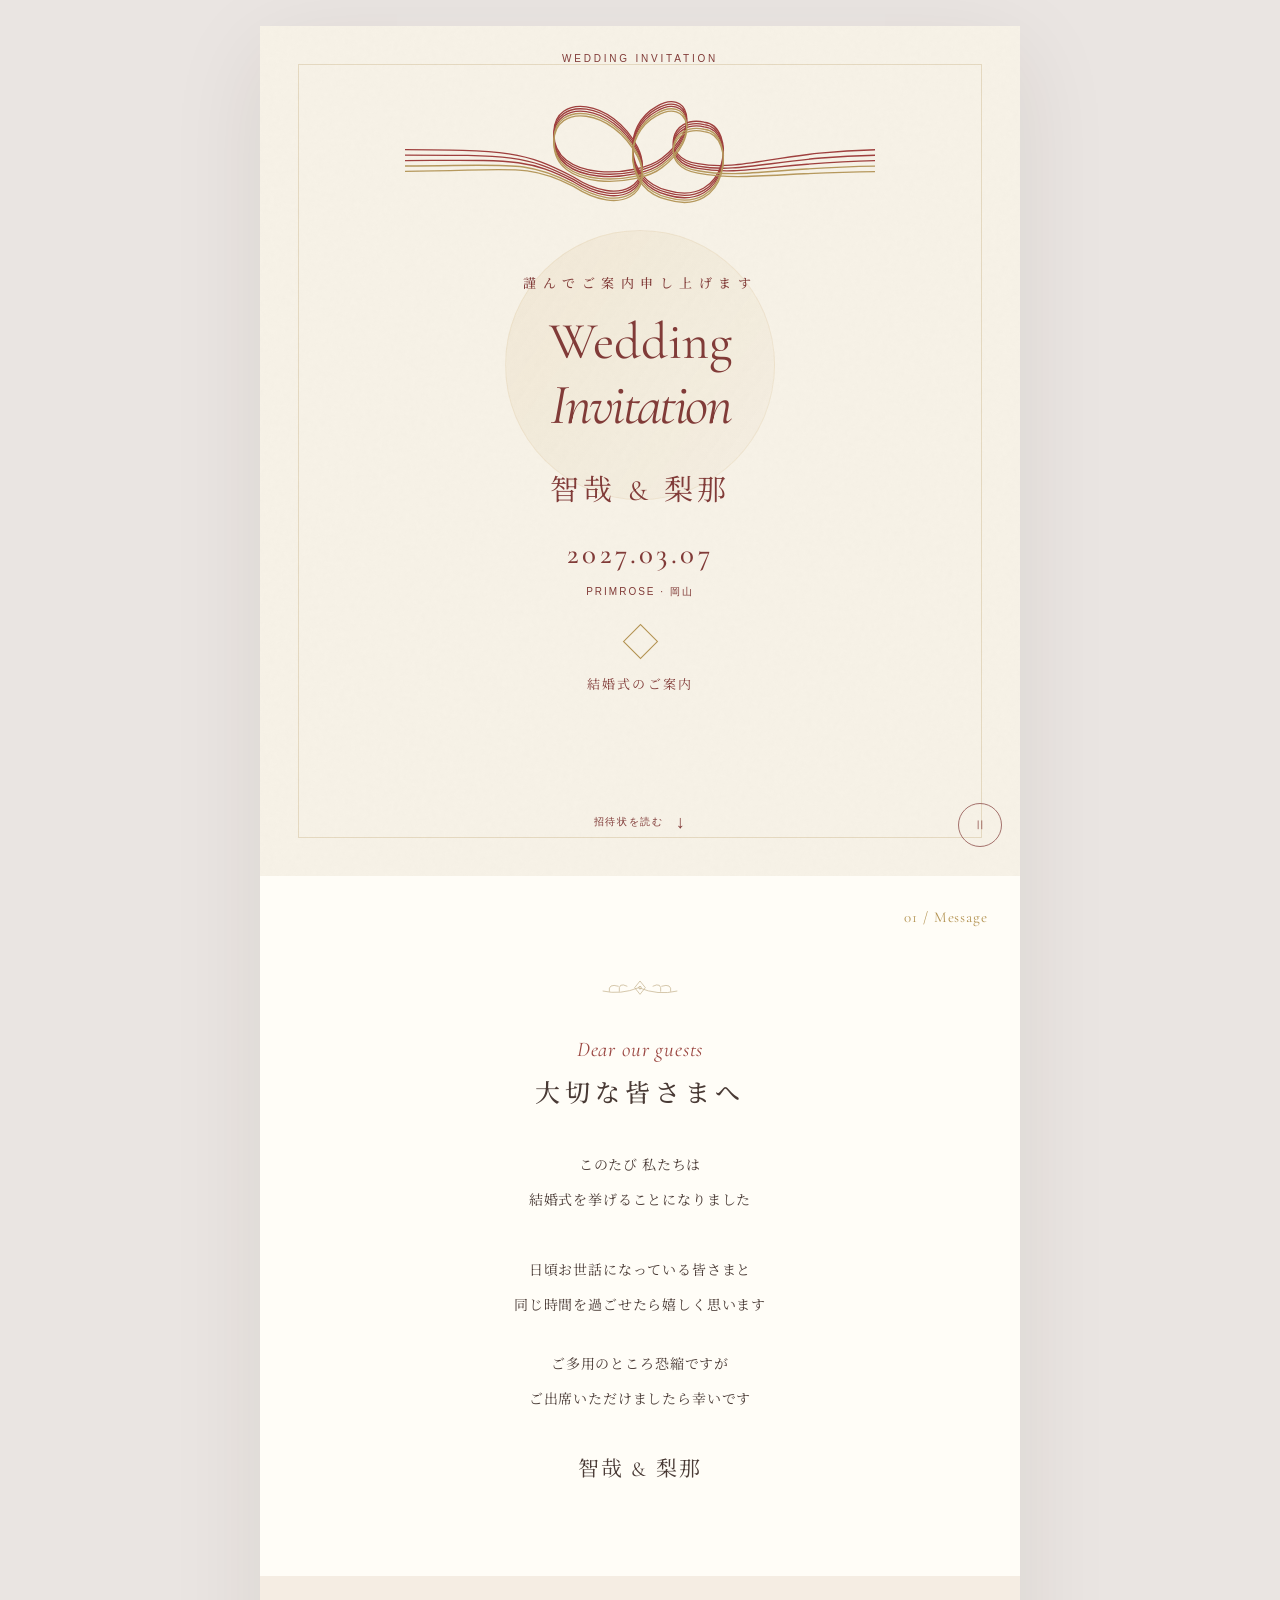
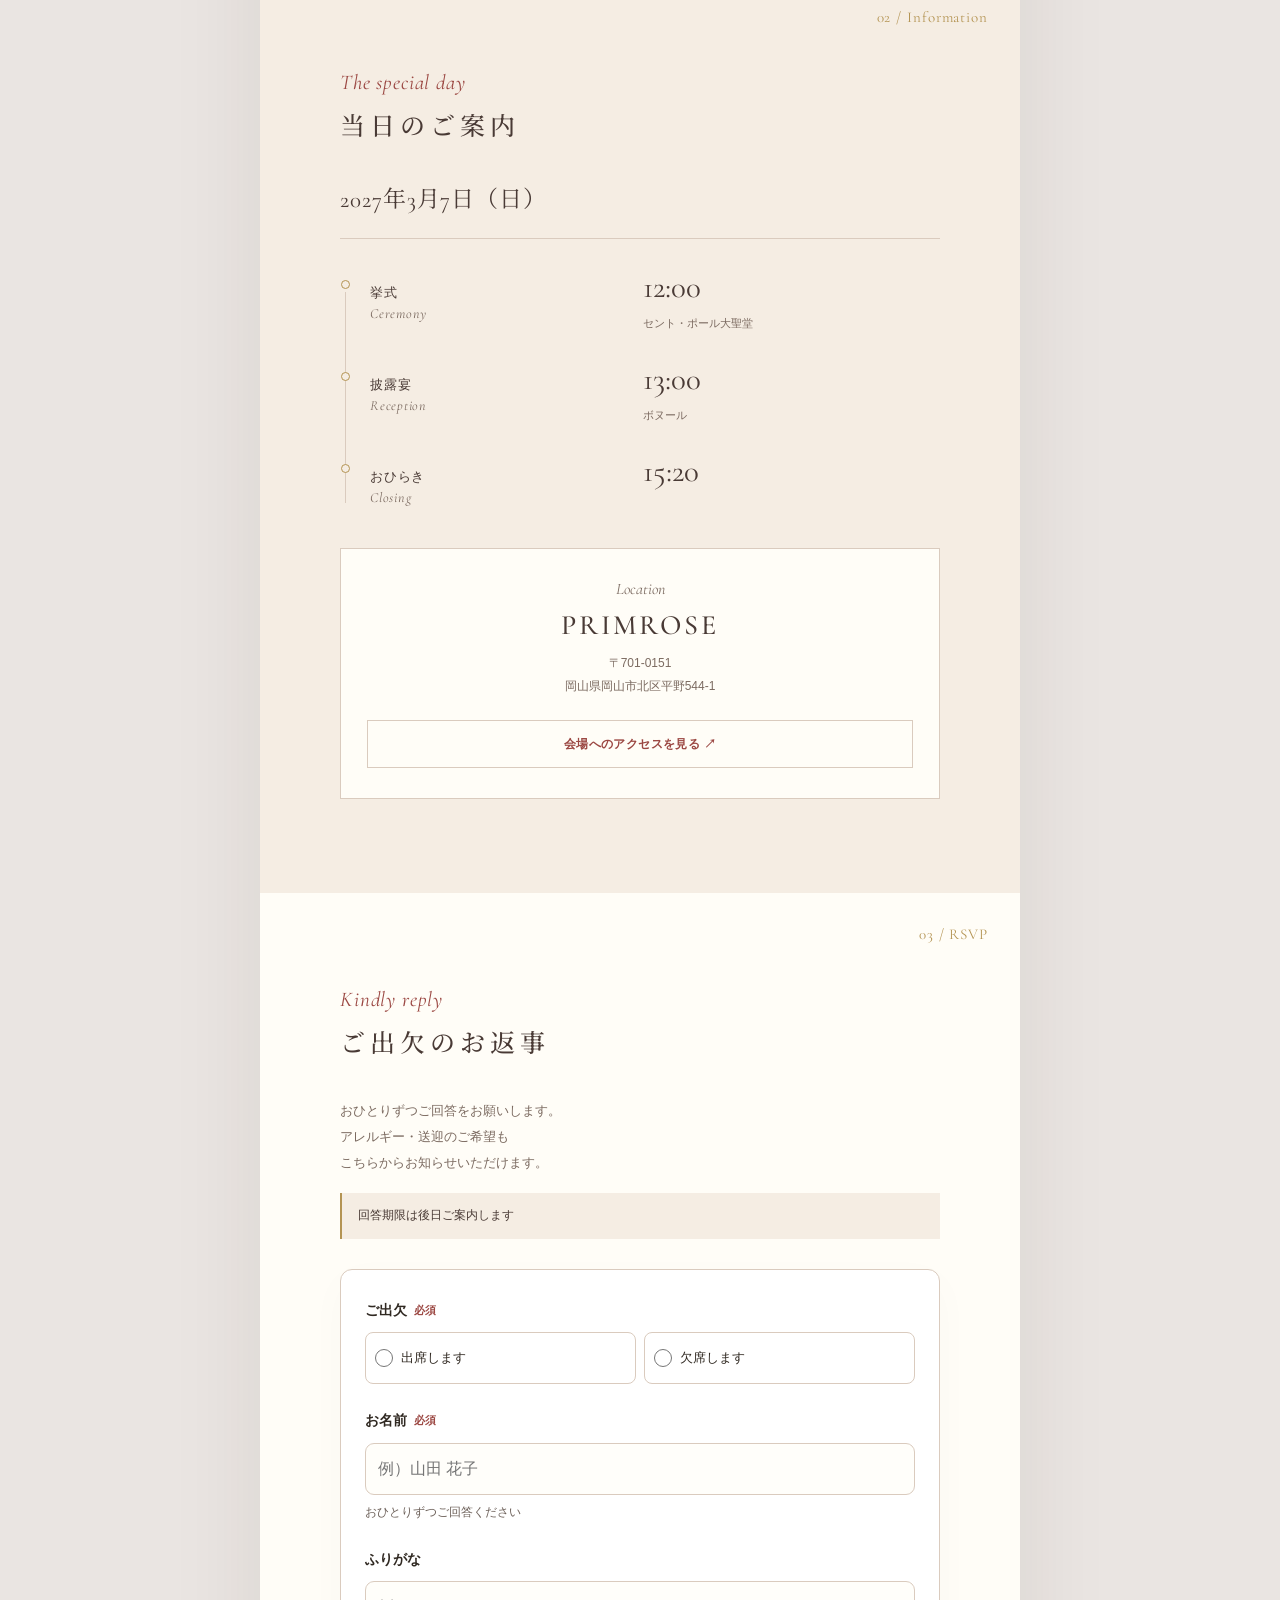
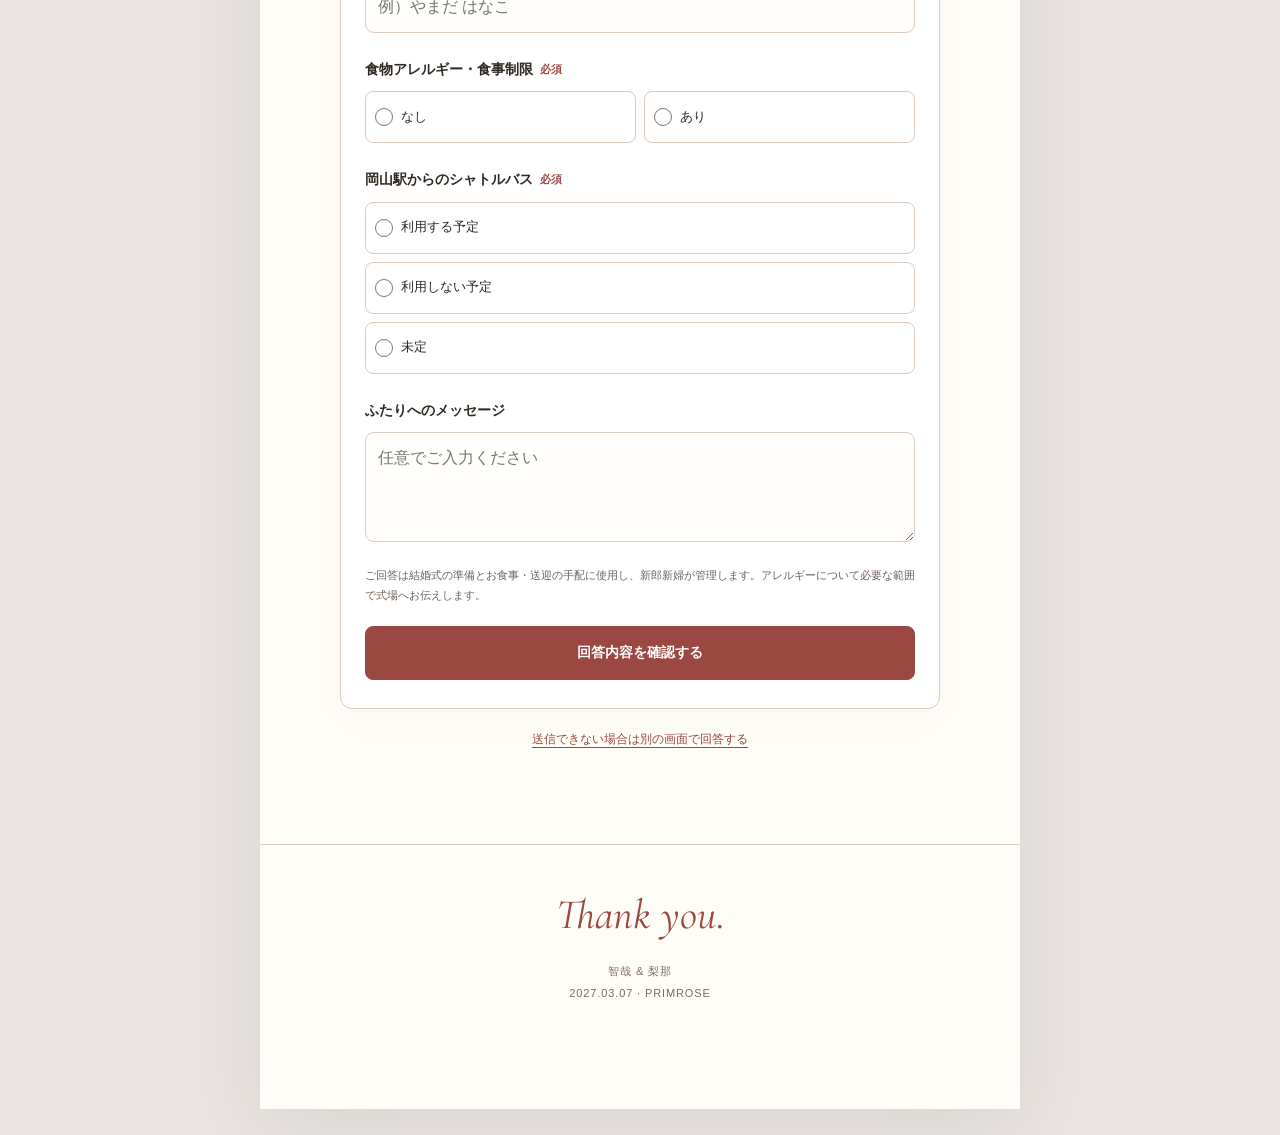
<file: invite/japonica/index.html>
<!doctype html>
<html lang="ja">
<head>
  <meta charset="utf-8">
  <meta name="viewport" content="width=device-width, initial-scale=1, viewport-fit=cover">
  <meta name="robots" content="noindex,nofollow">
  <meta name="theme-color" content="#f7f2e7">
  <meta name="description" content="智哉 &amp; 梨那の結婚式のご案内。2027年3月7日、PRIMROSE。日時・会場のご案内と出欠のお返事はこちらから。">
  <title>和の結び | 結婚式のご案内</title>
  <link rel="preconnect" href="https://fonts.googleapis.com">
  <link rel="preconnect" href="https://fonts.gstatic.com" crossorigin>
  <link href="https://fonts.googleapis.com/css2?family=Cormorant+Garamond:ital,wght@0,400;0,500;1,400&family=Noto+Serif+JP:wght@400;500&display=swap" rel="stylesheet">
  <link rel="stylesheet" href="../rsvp.css?v=3">
  <link rel="stylesheet" href="../authentic.css?v=9">
</head>
<body class="theme-japonica">
  <main class="page">
    <header class="cover" id="top">
      <div class="cover-art" aria-hidden="true"><span class="art-frame"></span><span class="art-branch branch-one"></span><span class="art-branch branch-two"></span><span class="art-bloom bloom-one"></span><span class="art-bloom bloom-two"></span><span class="art-orbit"></span><span class="art-ribbon"></span><span class="art-seal">W</span><span class="petals"><i></i><i></i><i></i><i></i><i></i><i></i></span></div>
      <p class="cover-topline">Wedding Invitation</p>
      <div class="cover-copy">
        <p class="overline">謹んでご案内申し上げます</p>
        <p class="cover-heading" aria-hidden="true">Wedding<em>Invitation</em></p>
        <h1 data-event-names>智哉 &amp; 梨那</h1>
        <p class="cover-date" data-event-date-short>2027.03.07</p>
        <p class="cover-place"><span data-event-venue>PRIMROSE</span> · 岡山</p>
        <span class="cover-line" aria-hidden="true"></span>
        <p class="cover-note">結婚式のご案内</p>
      </div>
      <a class="cover-scroll" href="#message">招待状を読む</a>
      <button class="motion-toggle" type="button" aria-label="アニメーションを停止" aria-pressed="false" hidden><span aria-hidden="true">Ⅱ</span></button>
    </header>

    <section class="section message" id="message" aria-labelledby="messageTitle">
      <span class="section-number" aria-hidden="true">01 / Message</span>
      <div class="reveal">
        <span class="section-ornament" aria-hidden="true"></span>
        <p class="eyebrow" lang="en">Dear our guests</p>
        <h2 id="messageTitle">大切な皆さまへ</h2>
        <p class="greeting">このたび 私たちは<br>結婚式を挙げることになりました<br><br>日頃お世話になっている皆さまと<br>同じ時間を過ごせたら嬉しく思います</p>
        <p class="greeting">ご多用のところ恐縮ですが<br>ご出席いただけましたら幸いです</p>
        <p class="message-signature" data-event-names>智哉 &amp; 梨那</p>
      </div>
    </section>

    <section class="section information" id="details" aria-labelledby="detailsTitle">
      <span class="section-number" aria-hidden="true">02 / Information</span>
      <div class="reveal">
        <p class="eyebrow" lang="en">The special day</p>
        <h2 id="detailsTitle">当日のご案内</h2>
        <p class="event-date" data-event-date>2027年3月7日（日）</p>
        <dl class="schedule">
          <div><dt>挙式<small lang="en">Ceremony</small></dt><dd><span data-event-time="time">12:00</span><small>セント・ポール大聖堂</small></dd></div>
          <div><dt>披露宴<small lang="en">Reception</small></dt><dd><span data-event-time="reception">13:00</span><small>ボヌール</small></dd></div>
          <div><dt>おひらき<small lang="en">Closing</small></dt><dd data-event-time="end">15:20</dd></div>
        </dl>
        <div class="venue-details">
          <span class="venue-label" lang="en">Location</span>
          <strong data-event-venue>PRIMROSE</strong>
          <address>〒701-0151<br>岡山県岡山市北区平野544-1</address>
          <a class="access-link" href="https://space.fivestar-wedding.com/primrose-okayama/access/" target="_blank" rel="noopener noreferrer">会場へのアクセスを見る ↗</a>
        </div>
      </div>
    </section>

    <section class="section rsvp-section" id="rsvp" aria-labelledby="rsvpTitle">
      <span class="section-number" aria-hidden="true">03 / RSVP</span>
      <div class="reveal">
        <p class="eyebrow" lang="en">Kindly reply</p>
        <h2 id="rsvpTitle">ご出欠のお返事</h2>
        <p class="intro">おひとりずつご回答をお願いします。<br>アレルギー・送迎のご希望も<br>こちらからお知らせいただけます。</p>
        <p class="deadline" data-event-deadline>回答期限は後日ご案内します</p>
      </div>
      <div data-rsvp-widget data-design="japonica"></div>
      <noscript><p>出欠フォームを表示するには、ブラウザーのJavaScriptを有効にしてください。難しい場合は新郎新婦へ直接お知らせください。</p></noscript>
    </section>
    <footer class="footer">
      <p class="footer-thanks" lang="en">Thank you.</p>
      <p><span data-event-names>智哉 &amp; 梨那</span><br><span data-event-date-short>2027.03.07</span> · <span data-event-venue>PRIMROSE</span></p>
    </footer>
  </main>
  <nav class="guest-nav" aria-label="招待状のメニュー" hidden><a href="#details">日時・会場</a><a href="#rsvp">出欠のお返事</a></nav>
  <script src="../../wedding-details.js?v=1"></script>
  <script src="../variants.js?v=9"></script>
  <script src="../motion.js?v=9"></script>
  <script src="../rsvp-config.js?v=1"></script>
  <script src="../rsvp-client.js?v=3"></script>
</body>
</html>
</file>
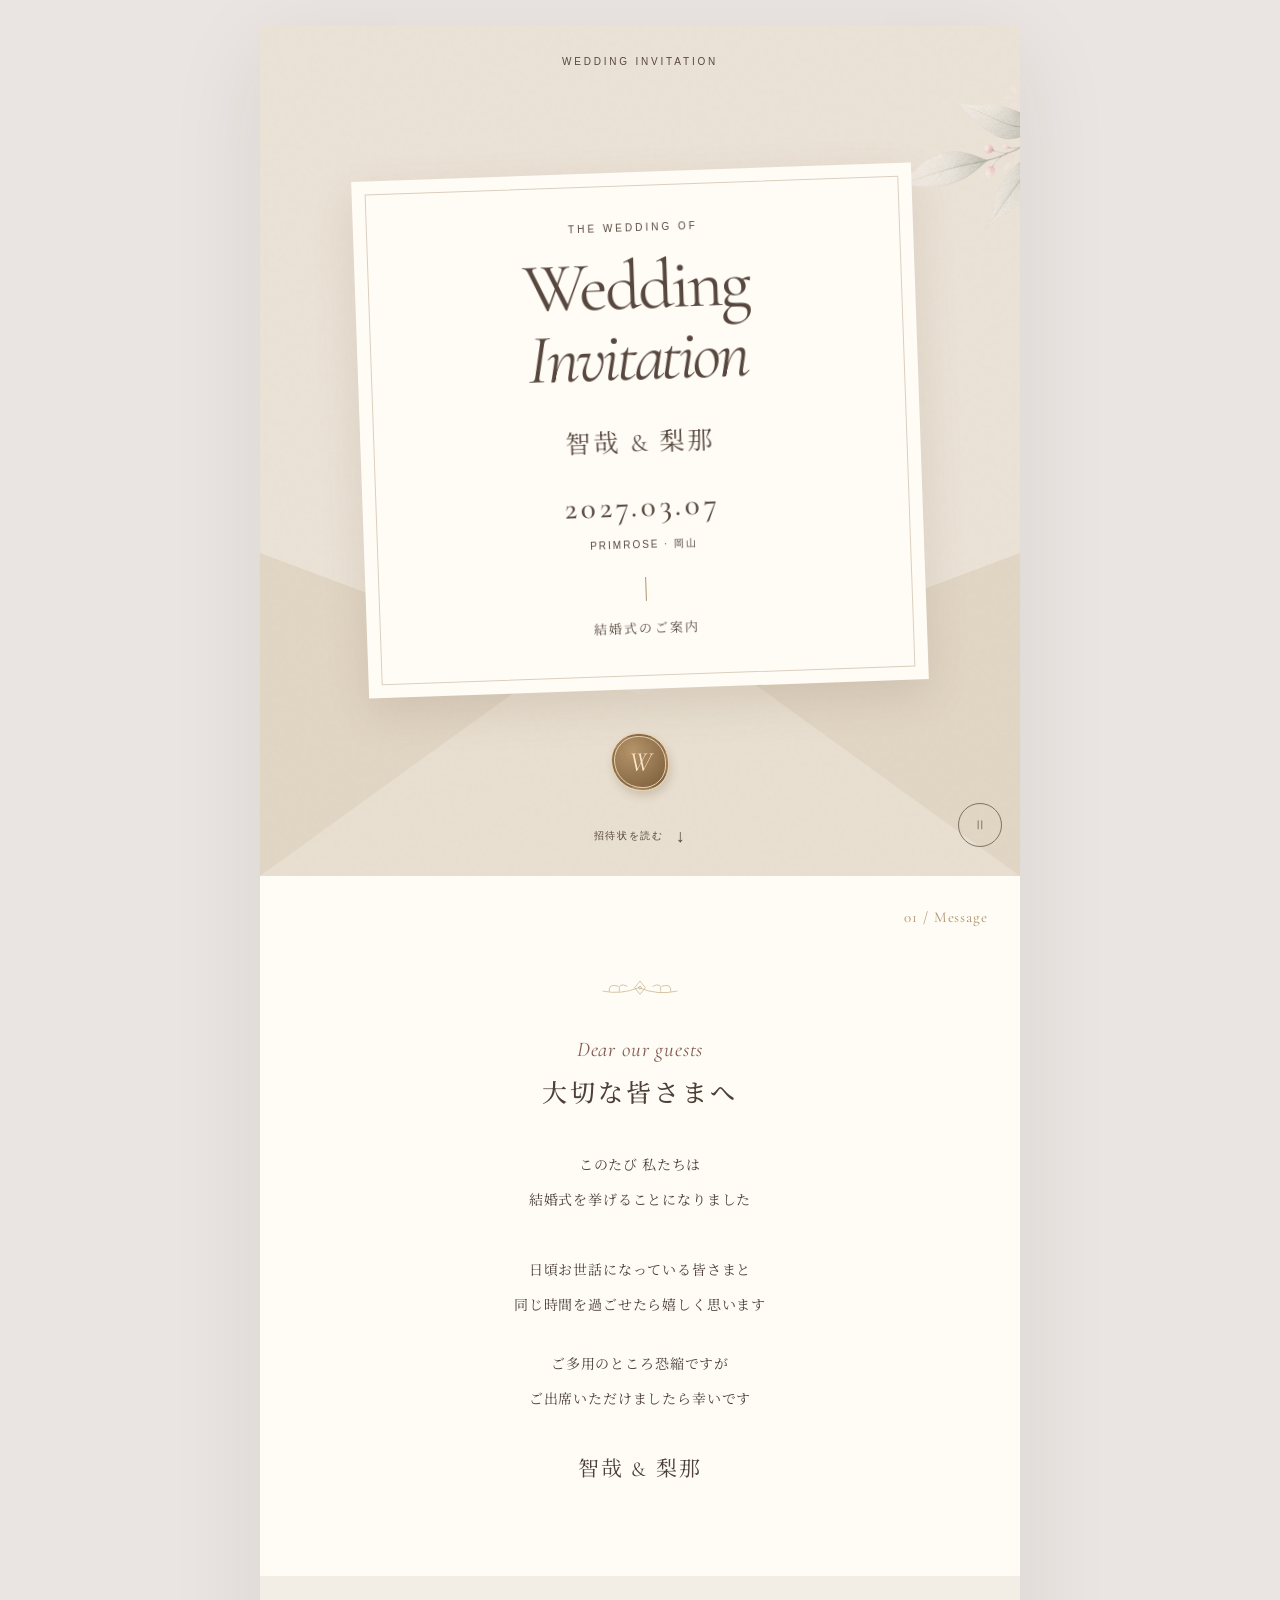
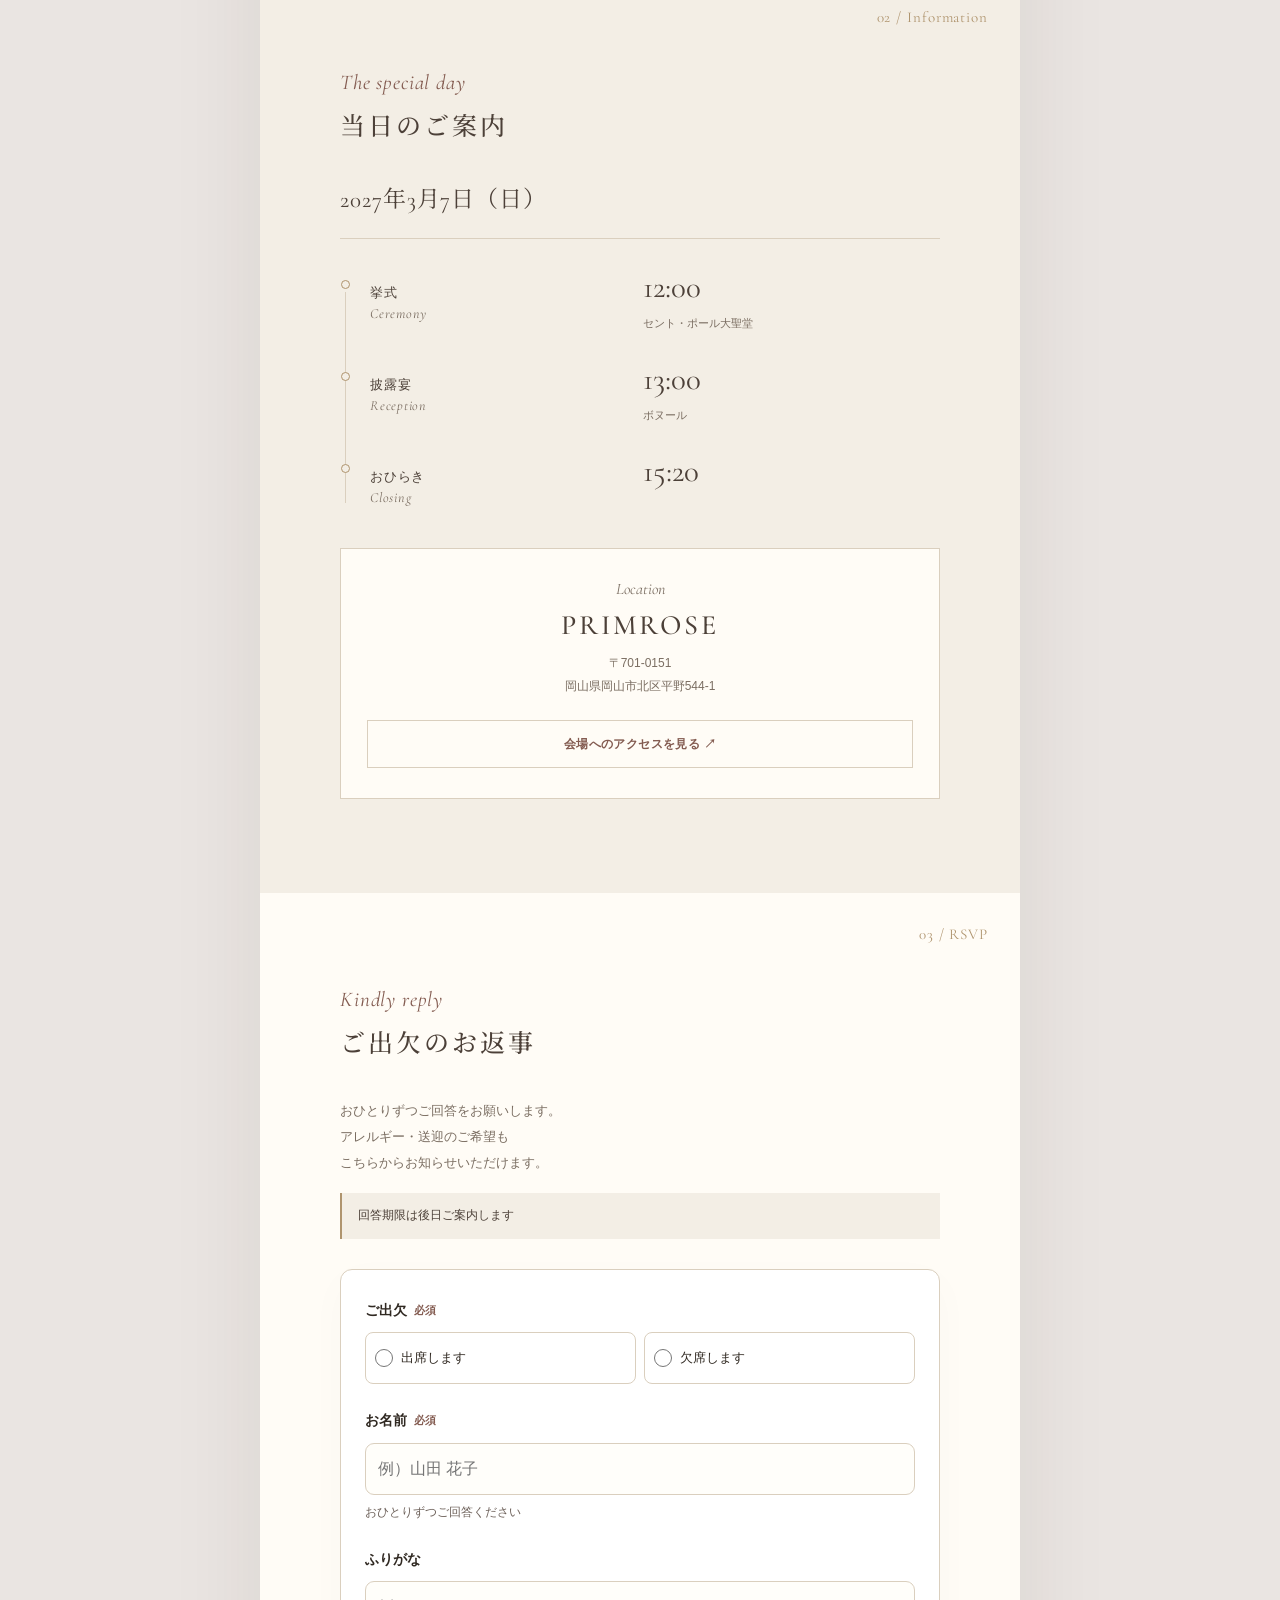
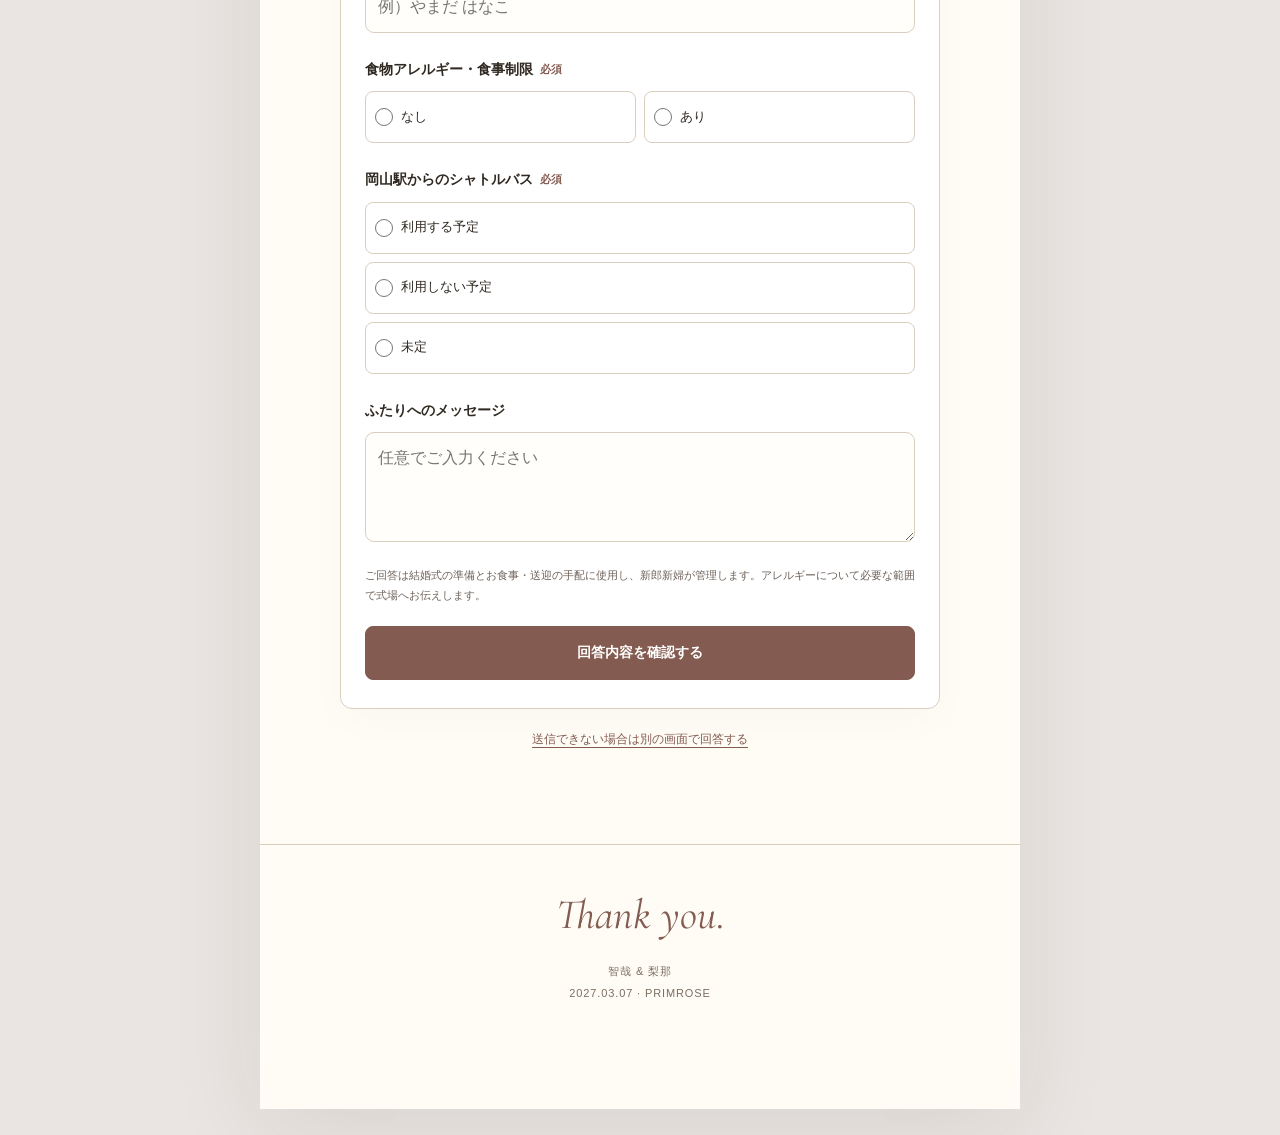
<file: invite/letter/index.html>
<!doctype html>
<html lang="ja">
<head>
  <meta charset="utf-8">
  <meta name="viewport" content="width=device-width, initial-scale=1, viewport-fit=cover">
  <meta name="robots" content="noindex,nofollow">
  <meta name="theme-color" content="#ebe2d6">
  <meta name="description" content="智哉 &amp; 梨那の結婚式のご案内。2027年3月7日、PRIMROSE。日時・会場のご案内と出欠のお返事はこちらから。">
  <title>レター | 結婚式のご案内</title>
  <link rel="preconnect" href="https://fonts.googleapis.com">
  <link rel="preconnect" href="https://fonts.gstatic.com" crossorigin>
  <link href="https://fonts.googleapis.com/css2?family=Cormorant+Garamond:ital,wght@0,400;0,500;1,400&family=Noto+Serif+JP:wght@400;500&display=swap" rel="stylesheet">
  <link rel="stylesheet" href="../rsvp.css?v=3">
  <link rel="stylesheet" href="../authentic.css?v=9">
</head>
<body class="theme-letter">
  <main class="page">
    <header class="cover" id="top">
      <div class="cover-art" aria-hidden="true"><span class="art-frame"></span><span class="art-branch branch-one"></span><span class="art-branch branch-two"></span><span class="art-bloom bloom-one"></span><span class="art-bloom bloom-two"></span><span class="art-orbit"></span><span class="art-ribbon"></span><span class="art-seal">W</span><span class="petals"><i></i><i></i><i></i><i></i><i></i><i></i></span></div>
      <p class="cover-topline">Wedding Invitation</p>
      <div class="cover-copy">
        <p class="overline">The wedding of</p>
        <p class="cover-heading" aria-hidden="true">Wedding<em>Invitation</em></p>
        <h1 data-event-names>智哉 &amp; 梨那</h1>
        <p class="cover-date" data-event-date-short>2027.03.07</p>
        <p class="cover-place"><span data-event-venue>PRIMROSE</span> · 岡山</p>
        <span class="cover-line" aria-hidden="true"></span>
        <p class="cover-note">結婚式のご案内</p>
      </div>
      <a class="cover-scroll" href="#message">招待状を読む</a>
      <button class="motion-toggle" type="button" aria-label="アニメーションを停止" aria-pressed="false" hidden><span aria-hidden="true">Ⅱ</span></button>
    </header>

    <section class="section message" id="message" aria-labelledby="messageTitle">
      <span class="section-number" aria-hidden="true">01 / Message</span>
      <div class="reveal">
        <span class="section-ornament" aria-hidden="true"></span>
        <p class="eyebrow" lang="en">Dear our guests</p>
        <h2 id="messageTitle">大切な皆さまへ</h2>
        <p class="greeting">このたび 私たちは<br>結婚式を挙げることになりました<br><br>日頃お世話になっている皆さまと<br>同じ時間を過ごせたら嬉しく思います</p>
        <p class="greeting">ご多用のところ恐縮ですが<br>ご出席いただけましたら幸いです</p>
        <p class="message-signature" data-event-names>智哉 &amp; 梨那</p>
      </div>
    </section>

    <section class="section information" id="details" aria-labelledby="detailsTitle">
      <span class="section-number" aria-hidden="true">02 / Information</span>
      <div class="reveal">
        <p class="eyebrow" lang="en">The special day</p>
        <h2 id="detailsTitle">当日のご案内</h2>
        <p class="event-date" data-event-date>2027年3月7日（日）</p>
        <dl class="schedule">
          <div><dt>挙式<small lang="en">Ceremony</small></dt><dd><span data-event-time="time">12:00</span><small>セント・ポール大聖堂</small></dd></div>
          <div><dt>披露宴<small lang="en">Reception</small></dt><dd><span data-event-time="reception">13:00</span><small>ボヌール</small></dd></div>
          <div><dt>おひらき<small lang="en">Closing</small></dt><dd data-event-time="end">15:20</dd></div>
        </dl>
        <div class="venue-details">
          <span class="venue-label" lang="en">Location</span>
          <strong data-event-venue>PRIMROSE</strong>
          <address>〒701-0151<br>岡山県岡山市北区平野544-1</address>
          <a class="access-link" href="https://space.fivestar-wedding.com/primrose-okayama/access/" target="_blank" rel="noopener noreferrer">会場へのアクセスを見る ↗</a>
        </div>
      </div>
    </section>

    <section class="section rsvp-section" id="rsvp" aria-labelledby="rsvpTitle">
      <span class="section-number" aria-hidden="true">03 / RSVP</span>
      <div class="reveal">
        <p class="eyebrow" lang="en">Kindly reply</p>
        <h2 id="rsvpTitle">ご出欠のお返事</h2>
        <p class="intro">おひとりずつご回答をお願いします。<br>アレルギー・送迎のご希望も<br>こちらからお知らせいただけます。</p>
        <p class="deadline" data-event-deadline>回答期限は後日ご案内します</p>
      </div>
      <div data-rsvp-widget data-design="letter"></div>
      <noscript><p>出欠フォームを表示するには、ブラウザーのJavaScriptを有効にしてください。難しい場合は新郎新婦へ直接お知らせください。</p></noscript>
    </section>
    <footer class="footer">
      <p class="footer-thanks" lang="en">Thank you.</p>
      <p><span data-event-names>智哉 &amp; 梨那</span><br><span data-event-date-short>2027.03.07</span> · <span data-event-venue>PRIMROSE</span></p>
    </footer>
  </main>
  <nav class="guest-nav" aria-label="招待状のメニュー" hidden><a href="#details">日時・会場</a><a href="#rsvp">出欠のお返事</a></nav>
  <script src="../../wedding-details.js?v=1"></script>
  <script src="../variants.js?v=9"></script>
  <script src="../motion.js?v=9"></script>
  <script src="../rsvp-config.js?v=1"></script>
  <script src="../rsvp-client.js?v=3"></script>
</body>
</html>
</file>
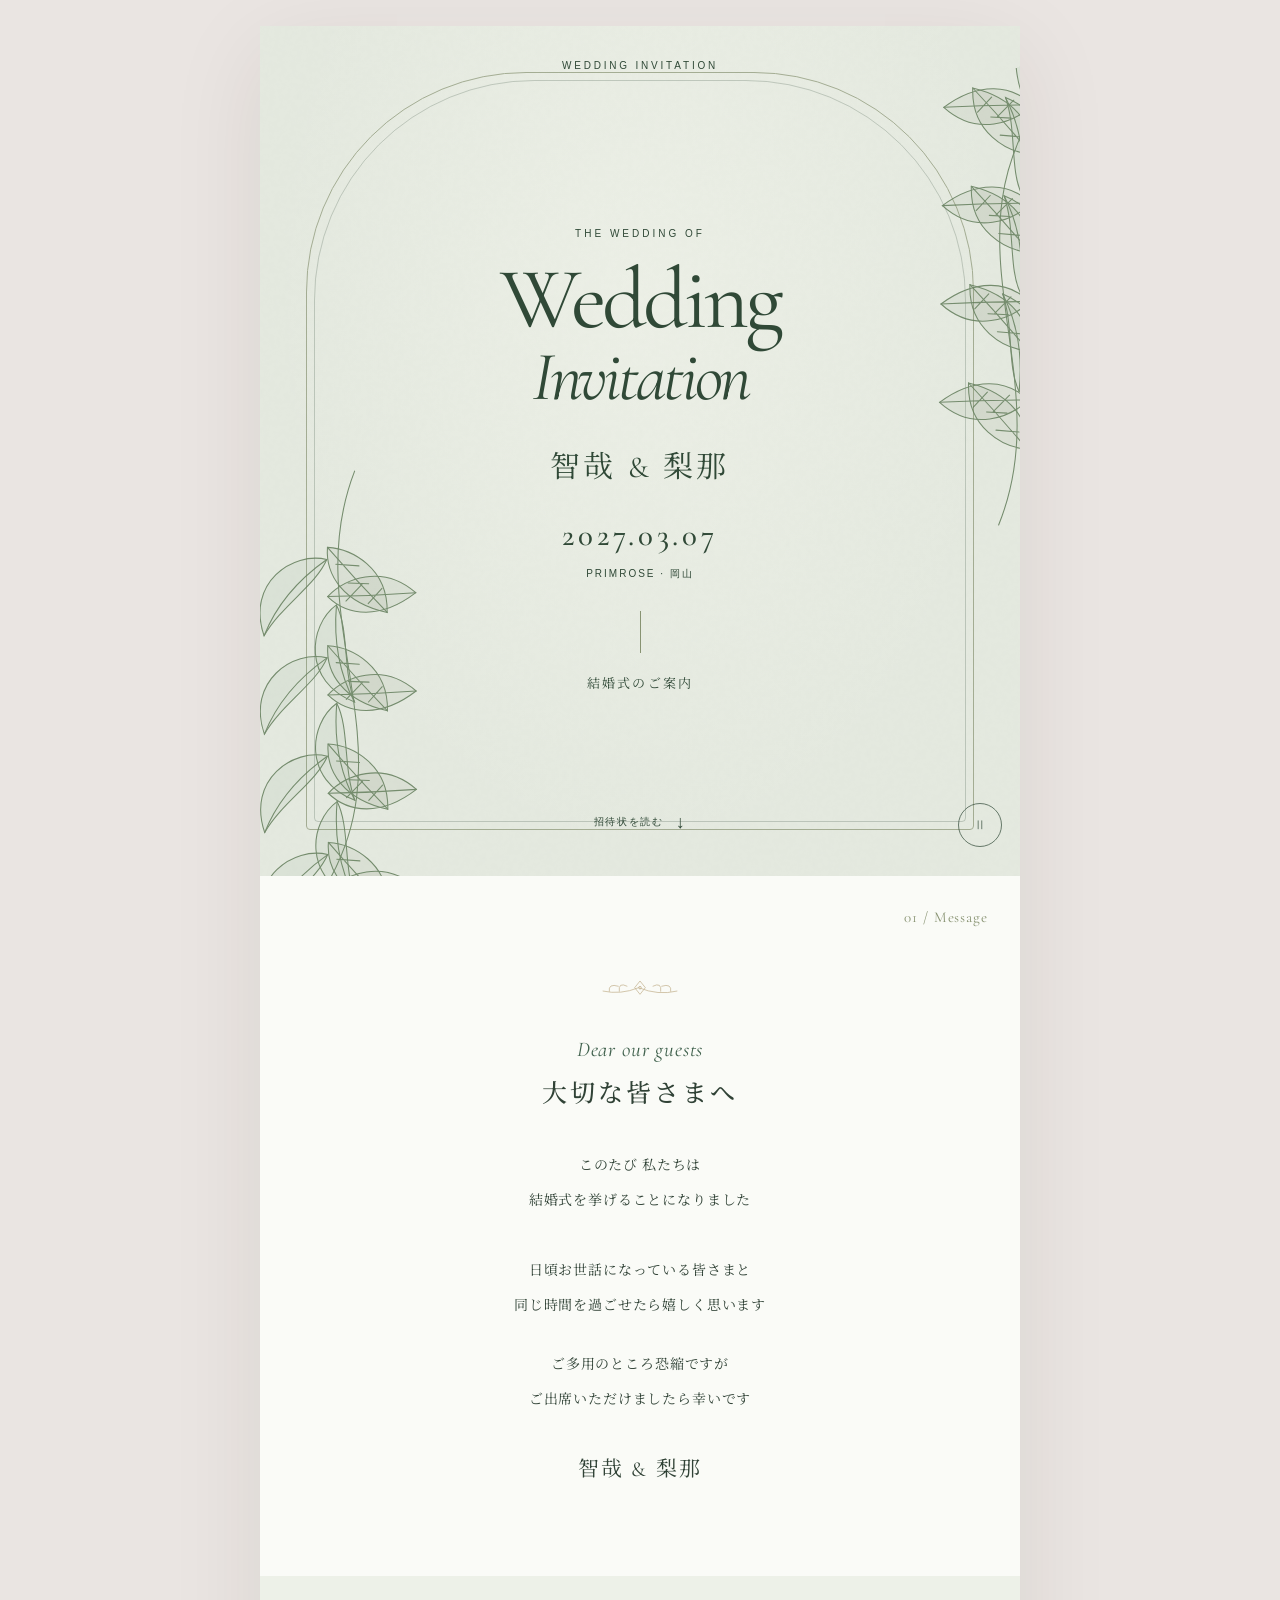
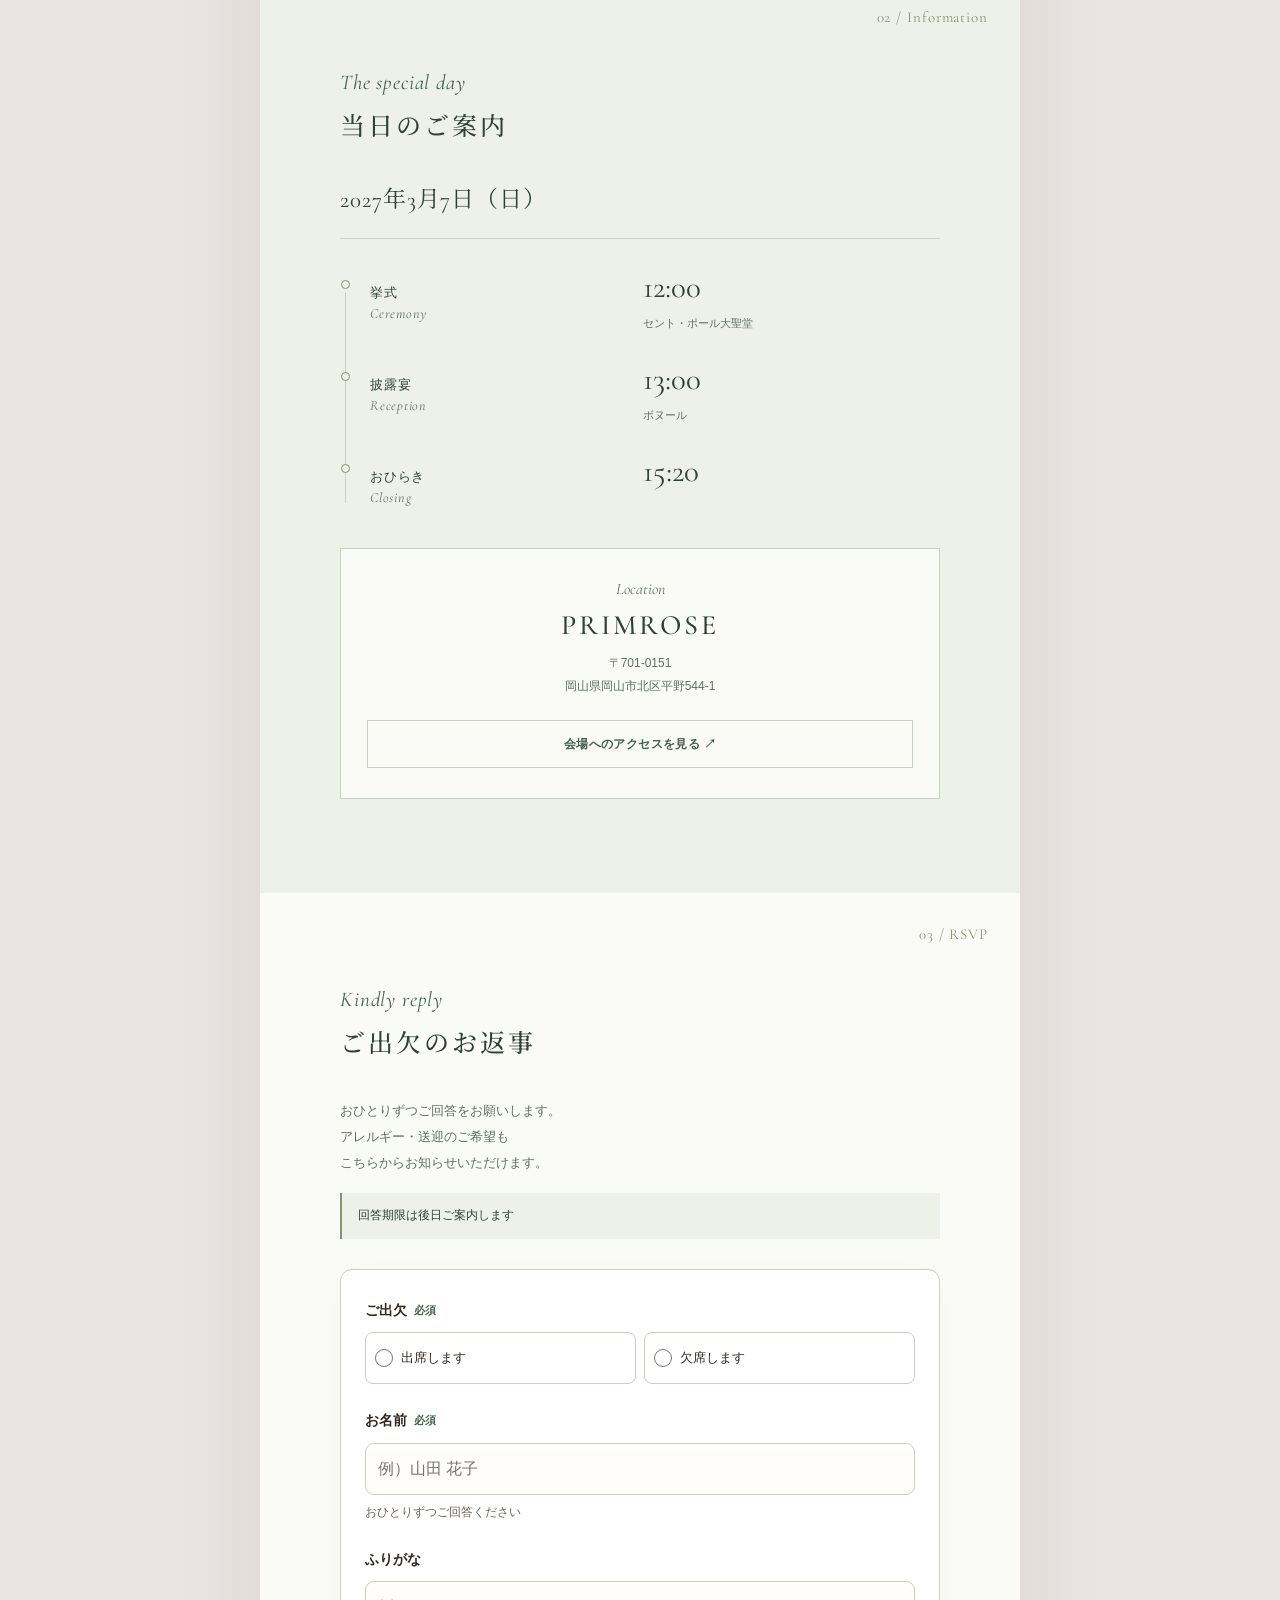
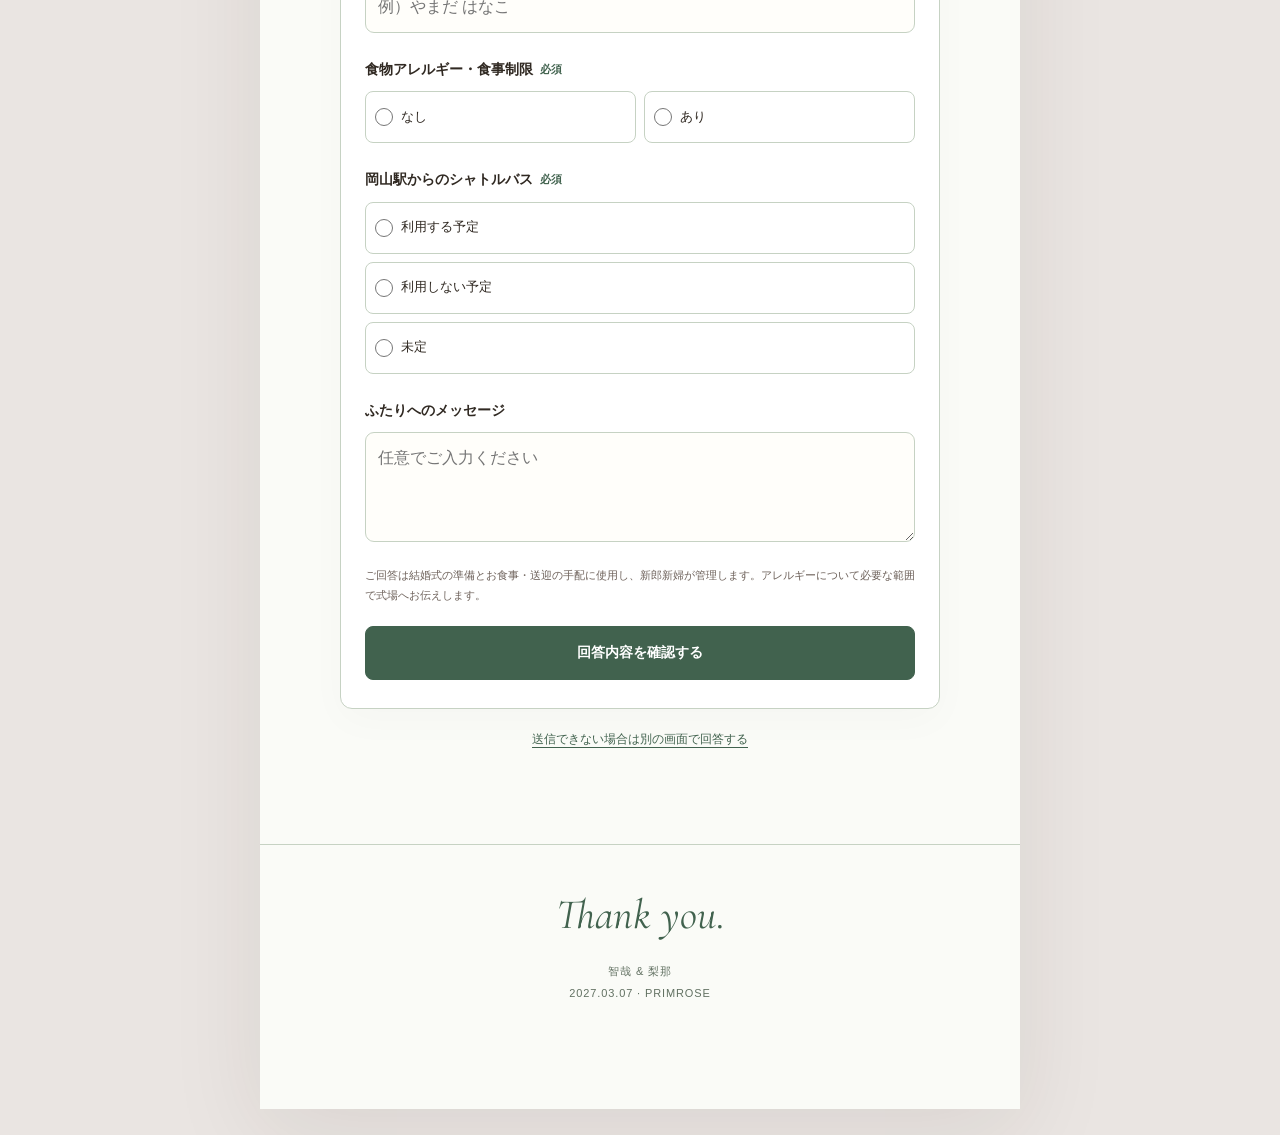
<file: invite/reference/index.html>
<!doctype html>
<html lang="ja">
<head>
  <meta charset="utf-8">
  <meta name="viewport" content="width=device-width, initial-scale=1, viewport-fit=cover">
  <meta name="robots" content="noindex,nofollow">
  <meta name="theme-color" content="#e4e9df">
  <meta name="description" content="智哉 &amp; 梨那の結婚式のご案内。2027年3月7日、PRIMROSE。日時・会場のご案内と出欠のお返事はこちらから。">
  <title>緑の招待状 | 結婚式のご案内</title>
  <link rel="preconnect" href="https://fonts.googleapis.com">
  <link rel="preconnect" href="https://fonts.gstatic.com" crossorigin>
  <link href="https://fonts.googleapis.com/css2?family=Cormorant+Garamond:ital,wght@0,400;0,500;1,400&family=Noto+Serif+JP:wght@400;500&display=swap" rel="stylesheet">
  <link rel="stylesheet" href="../rsvp.css?v=3">
  <link rel="stylesheet" href="../authentic.css?v=9">
</head>
<body class="theme-reference">
  <main class="page">
    <header class="cover" id="top">
      <div class="cover-art" aria-hidden="true"><span class="art-frame"></span><span class="art-branch branch-one"></span><span class="art-branch branch-two"></span><span class="art-bloom bloom-one"></span><span class="art-bloom bloom-two"></span><span class="art-orbit"></span><span class="art-ribbon"></span><span class="art-seal">W</span><span class="petals"><i></i><i></i><i></i><i></i><i></i><i></i></span></div>
      <p class="cover-topline">Wedding Invitation</p>
      <div class="cover-copy">
        <p class="overline">The wedding of</p>
        <p class="cover-heading" aria-hidden="true">Wedding<em>Invitation</em></p>
        <h1 data-event-names>智哉 &amp; 梨那</h1>
        <p class="cover-date" data-event-date-short>2027.03.07</p>
        <p class="cover-place"><span data-event-venue>PRIMROSE</span> · 岡山</p>
        <span class="cover-line" aria-hidden="true"></span>
        <p class="cover-note">結婚式のご案内</p>
      </div>
      <a class="cover-scroll" href="#message">招待状を読む</a>
      <button class="motion-toggle" type="button" aria-label="アニメーションを停止" aria-pressed="false" hidden><span aria-hidden="true">Ⅱ</span></button>
    </header>

    <section class="section message" id="message" aria-labelledby="messageTitle">
      <span class="section-number" aria-hidden="true">01 / Message</span>
      <div class="reveal">
        <span class="section-ornament" aria-hidden="true"></span>
        <p class="eyebrow" lang="en">Dear our guests</p>
        <h2 id="messageTitle">大切な皆さまへ</h2>
        <p class="greeting">このたび 私たちは<br>結婚式を挙げることになりました<br><br>日頃お世話になっている皆さまと<br>同じ時間を過ごせたら嬉しく思います</p>
        <p class="greeting">ご多用のところ恐縮ですが<br>ご出席いただけましたら幸いです</p>
        <p class="message-signature" data-event-names>智哉 &amp; 梨那</p>
      </div>
    </section>

    <section class="section information" id="details" aria-labelledby="detailsTitle">
      <span class="section-number" aria-hidden="true">02 / Information</span>
      <div class="reveal">
        <p class="eyebrow" lang="en">The special day</p>
        <h2 id="detailsTitle">当日のご案内</h2>
        <p class="event-date" data-event-date>2027年3月7日（日）</p>
        <dl class="schedule">
          <div><dt>挙式<small lang="en">Ceremony</small></dt><dd><span data-event-time="time">12:00</span><small>セント・ポール大聖堂</small></dd></div>
          <div><dt>披露宴<small lang="en">Reception</small></dt><dd><span data-event-time="reception">13:00</span><small>ボヌール</small></dd></div>
          <div><dt>おひらき<small lang="en">Closing</small></dt><dd data-event-time="end">15:20</dd></div>
        </dl>
        <div class="venue-details">
          <span class="venue-label" lang="en">Location</span>
          <strong data-event-venue>PRIMROSE</strong>
          <address>〒701-0151<br>岡山県岡山市北区平野544-1</address>
          <a class="access-link" href="https://space.fivestar-wedding.com/primrose-okayama/access/" target="_blank" rel="noopener noreferrer">会場へのアクセスを見る ↗</a>
        </div>
      </div>
    </section>

    <section class="section rsvp-section" id="rsvp" aria-labelledby="rsvpTitle">
      <span class="section-number" aria-hidden="true">03 / RSVP</span>
      <div class="reveal">
        <p class="eyebrow" lang="en">Kindly reply</p>
        <h2 id="rsvpTitle">ご出欠のお返事</h2>
        <p class="intro">おひとりずつご回答をお願いします。<br>アレルギー・送迎のご希望も<br>こちらからお知らせいただけます。</p>
        <p class="deadline" data-event-deadline>回答期限は後日ご案内します</p>
      </div>
      <div data-rsvp-widget data-design="garden"></div>
      <noscript><p>出欠フォームを表示するには、ブラウザーのJavaScriptを有効にしてください。難しい場合は新郎新婦へ直接お知らせください。</p></noscript>
    </section>
    <footer class="footer">
      <p class="footer-thanks" lang="en">Thank you.</p>
      <p><span data-event-names>智哉 &amp; 梨那</span><br><span data-event-date-short>2027.03.07</span> · <span data-event-venue>PRIMROSE</span></p>
    </footer>
  </main>
  <nav class="guest-nav" aria-label="招待状のメニュー" hidden><a href="#details">日時・会場</a><a href="#rsvp">出欠のお返事</a></nav>
  <script src="../../wedding-details.js?v=1"></script>
  <script src="../variants.js?v=9"></script>
  <script src="../motion.js?v=9"></script>
  <script src="../rsvp-config.js?v=1"></script>
  <script src="../rsvp-client.js?v=3"></script>
</body>
</html>
</file>
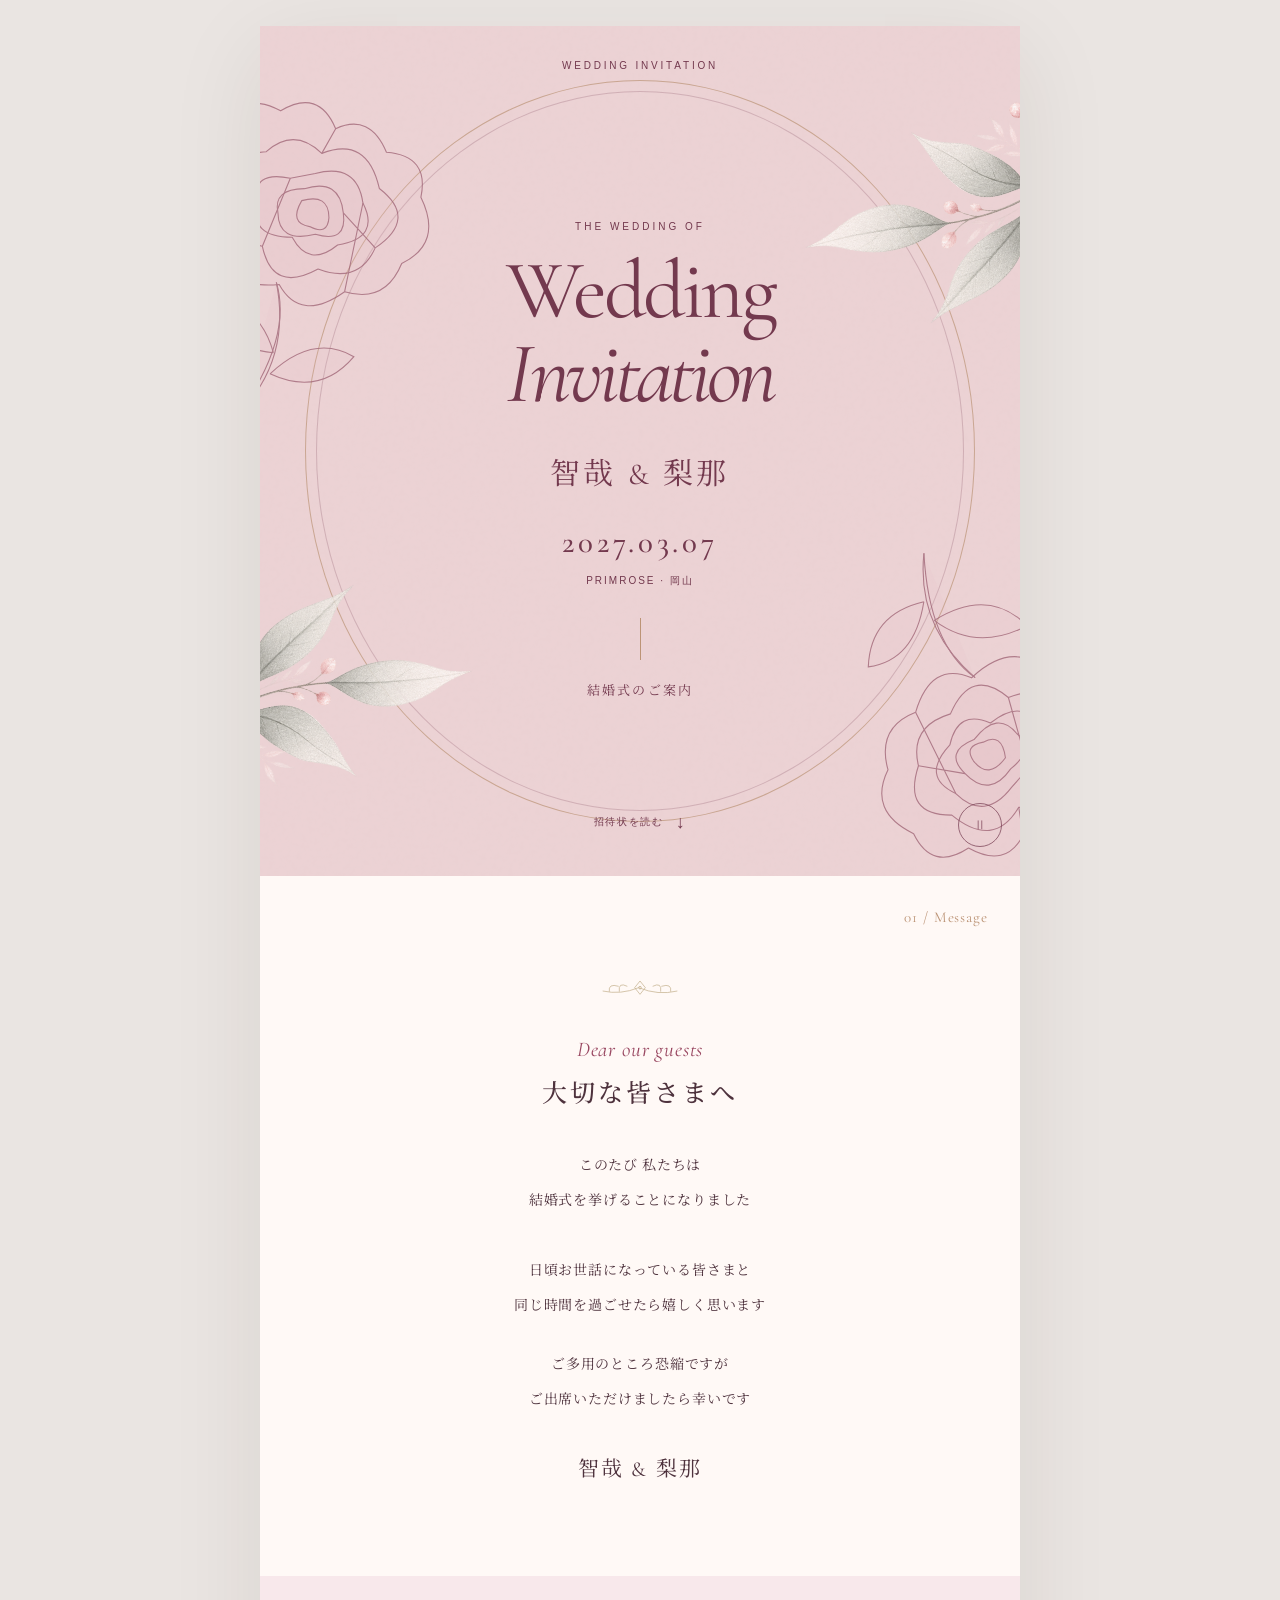
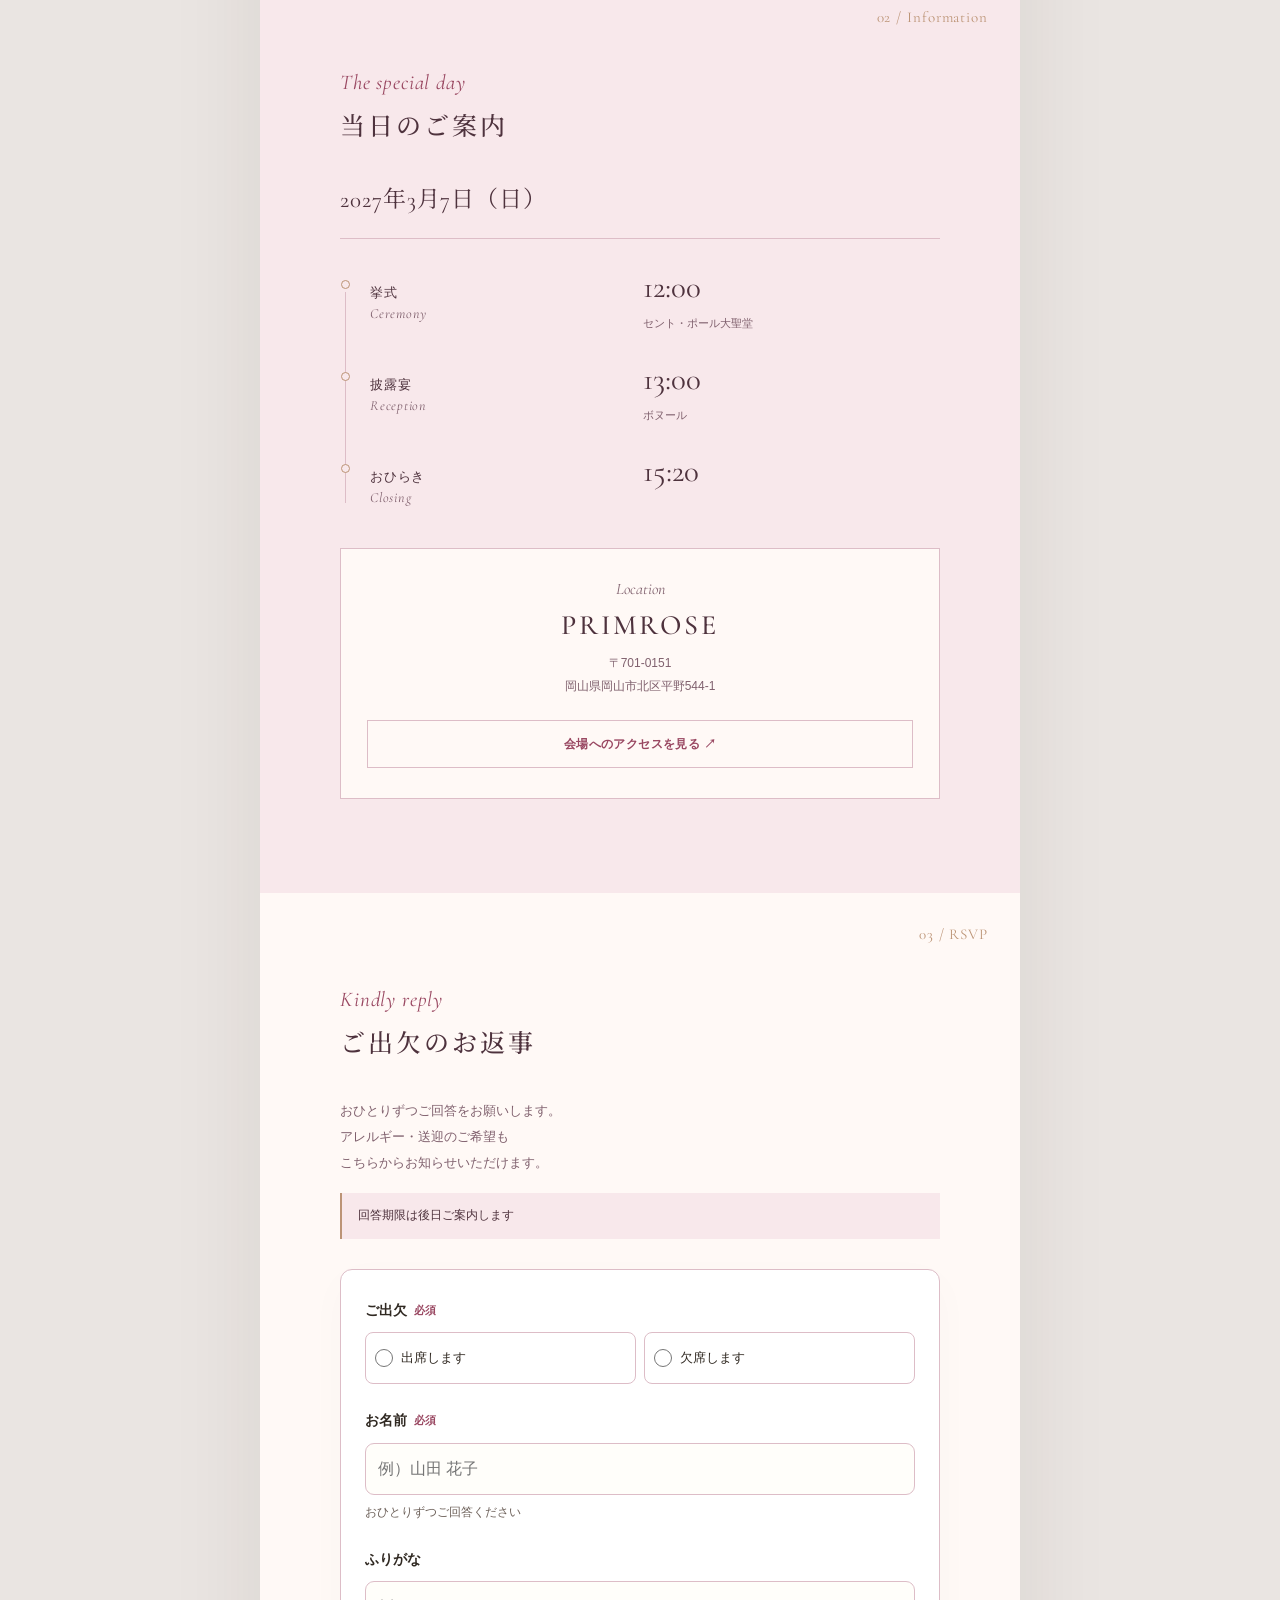
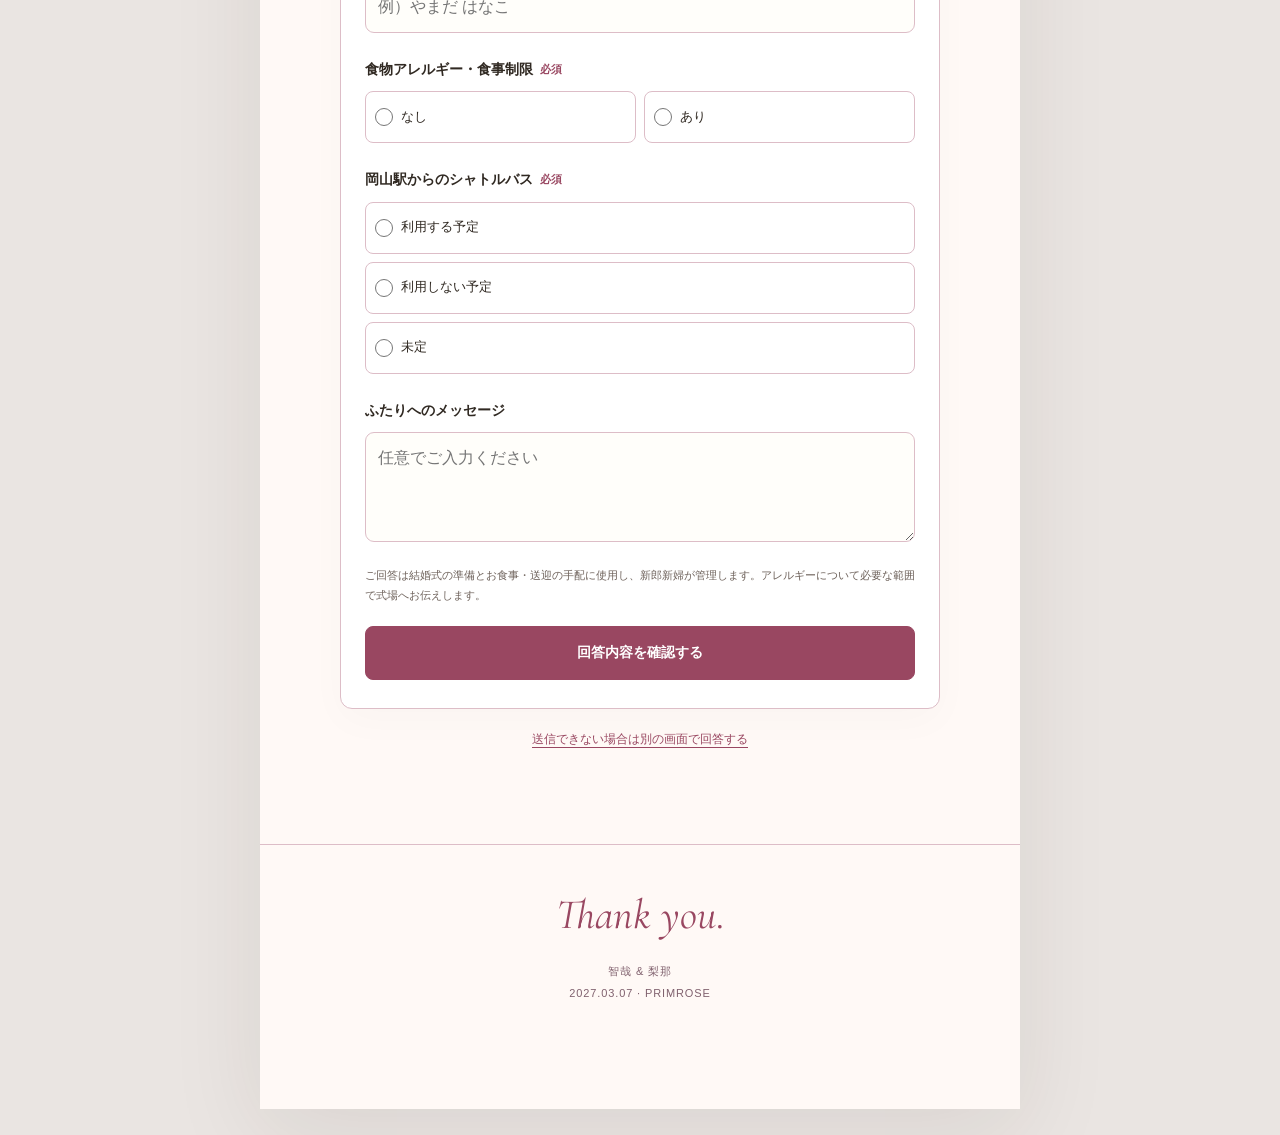
<file: invite/rose/index.html>
<!doctype html>
<html lang="ja">
<head>
  <meta charset="utf-8">
  <meta name="viewport" content="width=device-width, initial-scale=1, viewport-fit=cover">
  <meta name="robots" content="noindex,nofollow">
  <meta name="theme-color" content="#ecd2d4">
  <meta name="description" content="智哉 &amp; 梨那の結婚式のご案内。2027年3月7日、PRIMROSE。日時・会場のご案内と出欠のお返事はこちらから。">
  <title>ローズ | 結婚式のご案内</title>
  <link rel="preconnect" href="https://fonts.googleapis.com">
  <link rel="preconnect" href="https://fonts.gstatic.com" crossorigin>
  <link href="https://fonts.googleapis.com/css2?family=Cormorant+Garamond:ital,wght@0,400;0,500;1,400&family=Noto+Serif+JP:wght@400;500&display=swap" rel="stylesheet">
  <link rel="stylesheet" href="../rsvp.css?v=3">
  <link rel="stylesheet" href="../authentic.css?v=9">
</head>
<body class="theme-rose">
  <main class="page">
    <header class="cover" id="top">
      <div class="cover-art" aria-hidden="true"><span class="art-frame"></span><span class="art-branch branch-one"></span><span class="art-branch branch-two"></span><span class="art-bloom bloom-one"></span><span class="art-bloom bloom-two"></span><span class="art-orbit"></span><span class="art-ribbon"></span><span class="art-seal">W</span><span class="petals"><i></i><i></i><i></i><i></i><i></i><i></i></span></div>
      <p class="cover-topline">Wedding Invitation</p>
      <div class="cover-copy">
        <p class="overline">The wedding of</p>
        <p class="cover-heading" aria-hidden="true">Wedding<em>Invitation</em></p>
        <h1 data-event-names>智哉 &amp; 梨那</h1>
        <p class="cover-date" data-event-date-short>2027.03.07</p>
        <p class="cover-place"><span data-event-venue>PRIMROSE</span> · 岡山</p>
        <span class="cover-line" aria-hidden="true"></span>
        <p class="cover-note">結婚式のご案内</p>
      </div>
      <a class="cover-scroll" href="#message">招待状を読む</a>
      <button class="motion-toggle" type="button" aria-label="アニメーションを停止" aria-pressed="false" hidden><span aria-hidden="true">Ⅱ</span></button>
    </header>

    <section class="section message" id="message" aria-labelledby="messageTitle">
      <span class="section-number" aria-hidden="true">01 / Message</span>
      <div class="reveal">
        <span class="section-ornament" aria-hidden="true"></span>
        <p class="eyebrow" lang="en">Dear our guests</p>
        <h2 id="messageTitle">大切な皆さまへ</h2>
        <p class="greeting">このたび 私たちは<br>結婚式を挙げることになりました<br><br>日頃お世話になっている皆さまと<br>同じ時間を過ごせたら嬉しく思います</p>
        <p class="greeting">ご多用のところ恐縮ですが<br>ご出席いただけましたら幸いです</p>
        <p class="message-signature" data-event-names>智哉 &amp; 梨那</p>
      </div>
    </section>

    <section class="section information" id="details" aria-labelledby="detailsTitle">
      <span class="section-number" aria-hidden="true">02 / Information</span>
      <div class="reveal">
        <p class="eyebrow" lang="en">The special day</p>
        <h2 id="detailsTitle">当日のご案内</h2>
        <p class="event-date" data-event-date>2027年3月7日（日）</p>
        <dl class="schedule">
          <div><dt>挙式<small lang="en">Ceremony</small></dt><dd><span data-event-time="time">12:00</span><small>セント・ポール大聖堂</small></dd></div>
          <div><dt>披露宴<small lang="en">Reception</small></dt><dd><span data-event-time="reception">13:00</span><small>ボヌール</small></dd></div>
          <div><dt>おひらき<small lang="en">Closing</small></dt><dd data-event-time="end">15:20</dd></div>
        </dl>
        <div class="venue-details">
          <span class="venue-label" lang="en">Location</span>
          <strong data-event-venue>PRIMROSE</strong>
          <address>〒701-0151<br>岡山県岡山市北区平野544-1</address>
          <a class="access-link" href="https://space.fivestar-wedding.com/primrose-okayama/access/" target="_blank" rel="noopener noreferrer">会場へのアクセスを見る ↗</a>
        </div>
      </div>
    </section>

    <section class="section rsvp-section" id="rsvp" aria-labelledby="rsvpTitle">
      <span class="section-number" aria-hidden="true">03 / RSVP</span>
      <div class="reveal">
        <p class="eyebrow" lang="en">Kindly reply</p>
        <h2 id="rsvpTitle">ご出欠のお返事</h2>
        <p class="intro">おひとりずつご回答をお願いします。<br>アレルギー・送迎のご希望も<br>こちらからお知らせいただけます。</p>
        <p class="deadline" data-event-deadline>回答期限は後日ご案内します</p>
      </div>
      <div data-rsvp-widget data-design="rose"></div>
      <noscript><p>出欠フォームを表示するには、ブラウザーのJavaScriptを有効にしてください。難しい場合は新郎新婦へ直接お知らせください。</p></noscript>
    </section>
    <footer class="footer">
      <p class="footer-thanks" lang="en">Thank you.</p>
      <p><span data-event-names>智哉 &amp; 梨那</span><br><span data-event-date-short>2027.03.07</span> · <span data-event-venue>PRIMROSE</span></p>
    </footer>
  </main>
  <nav class="guest-nav" aria-label="招待状のメニュー" hidden><a href="#details">日時・会場</a><a href="#rsvp">出欠のお返事</a></nav>
  <script src="../../wedding-details.js?v=1"></script>
  <script src="../variants.js?v=9"></script>
  <script src="../motion.js?v=9"></script>
  <script src="../rsvp-config.js?v=1"></script>
  <script src="../rsvp-client.js?v=3"></script>
</body>
</html>
</file>
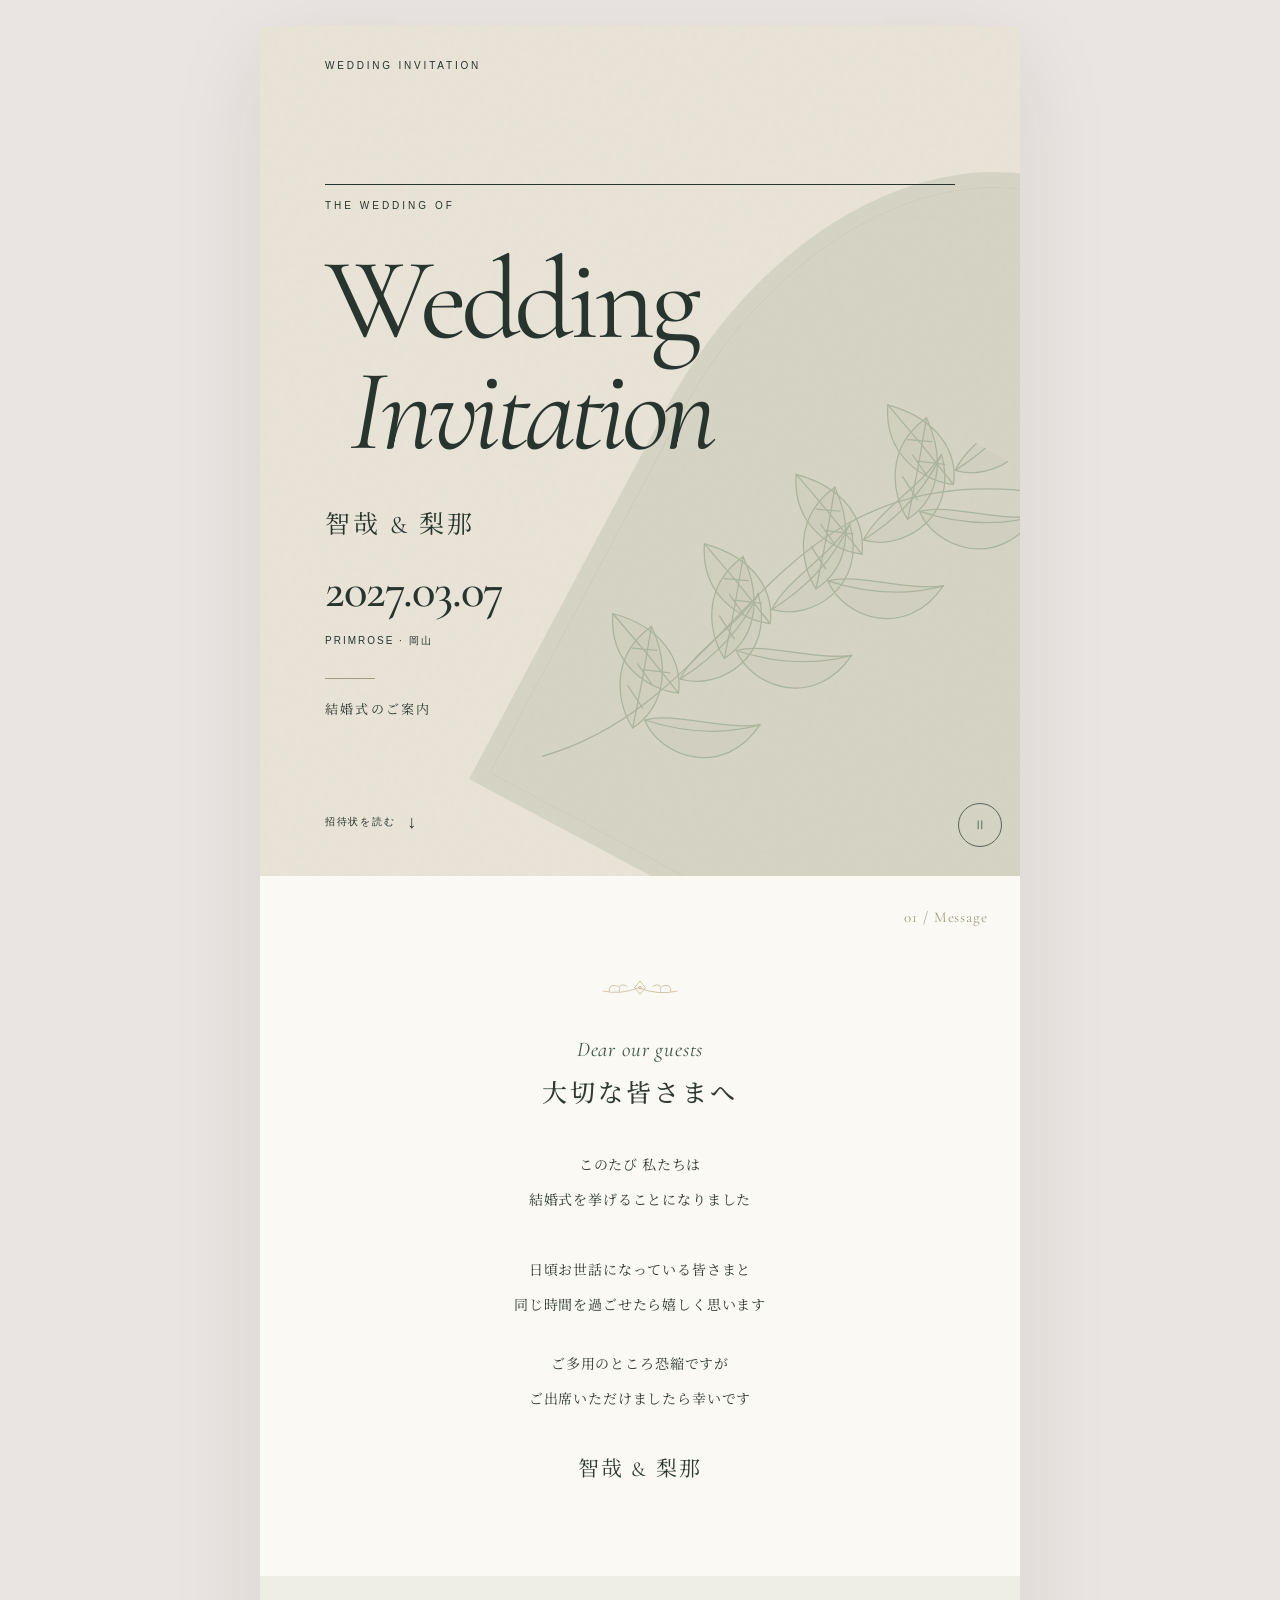
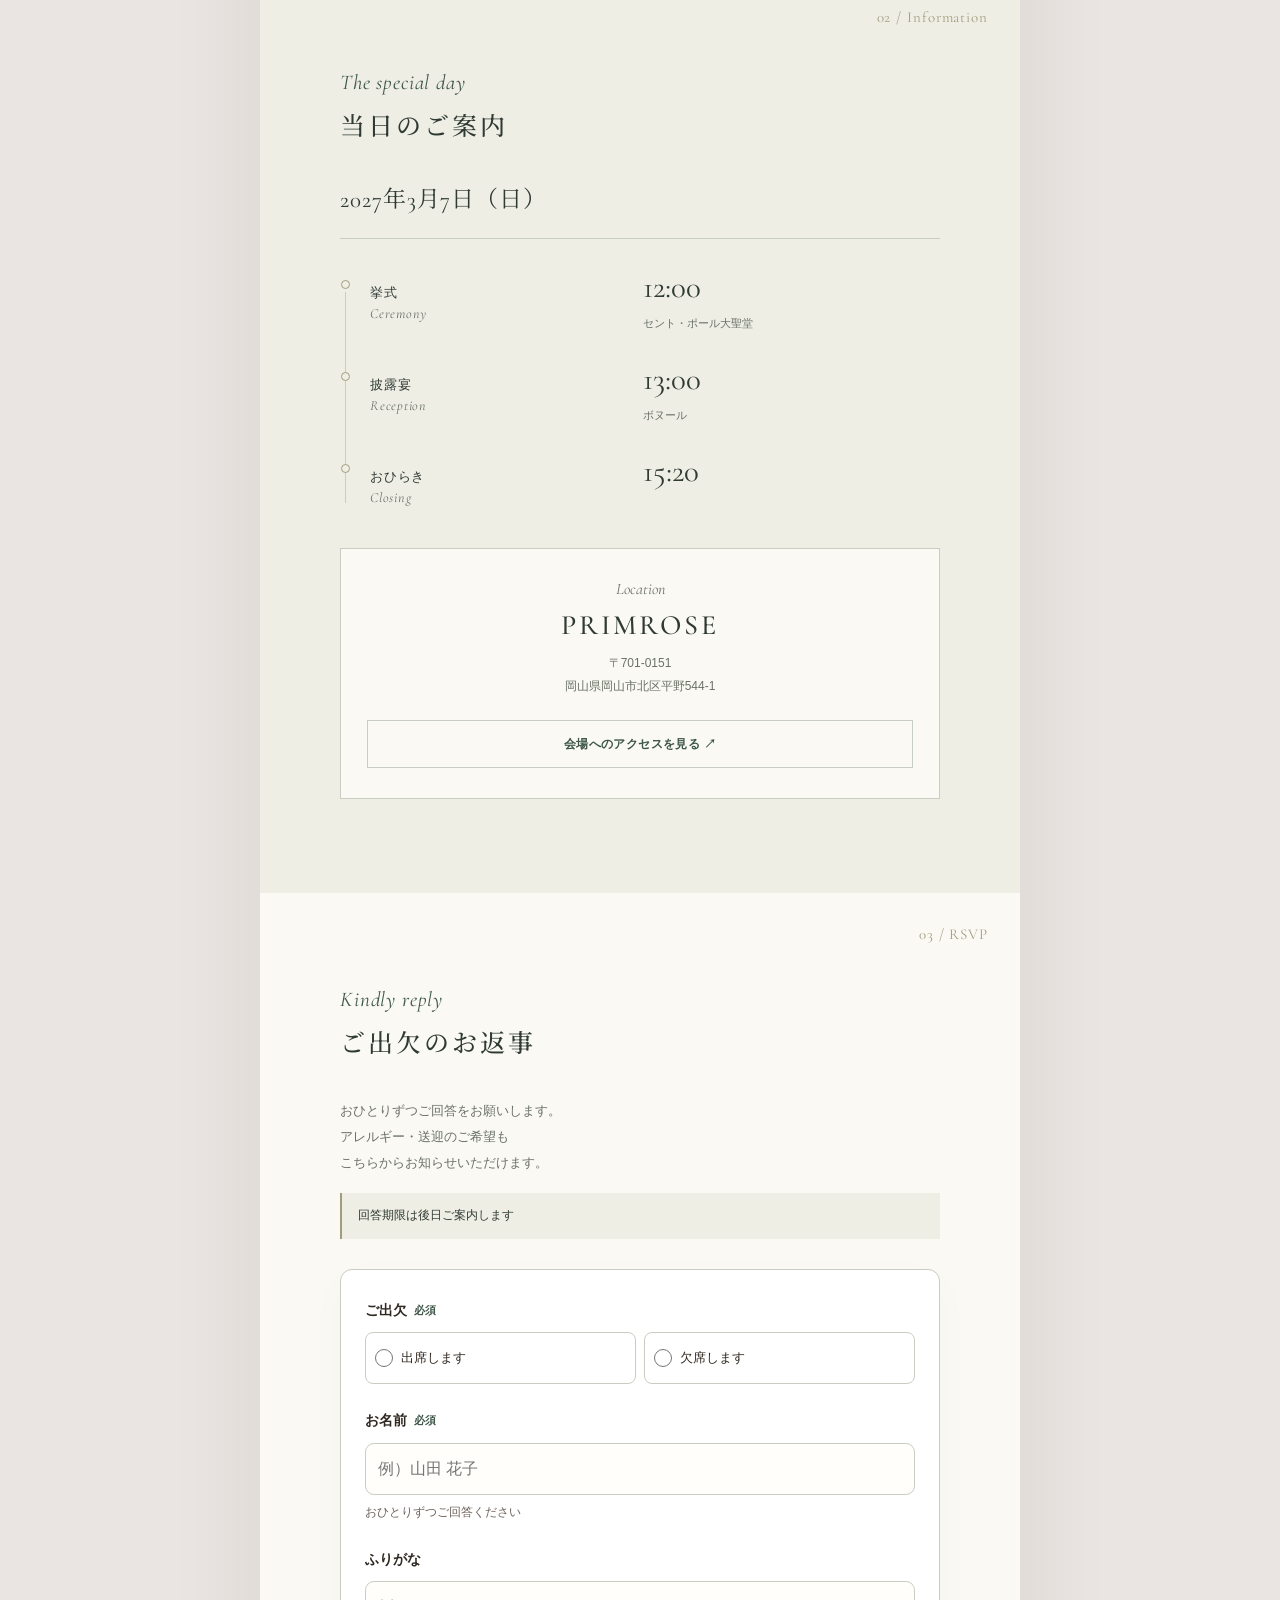
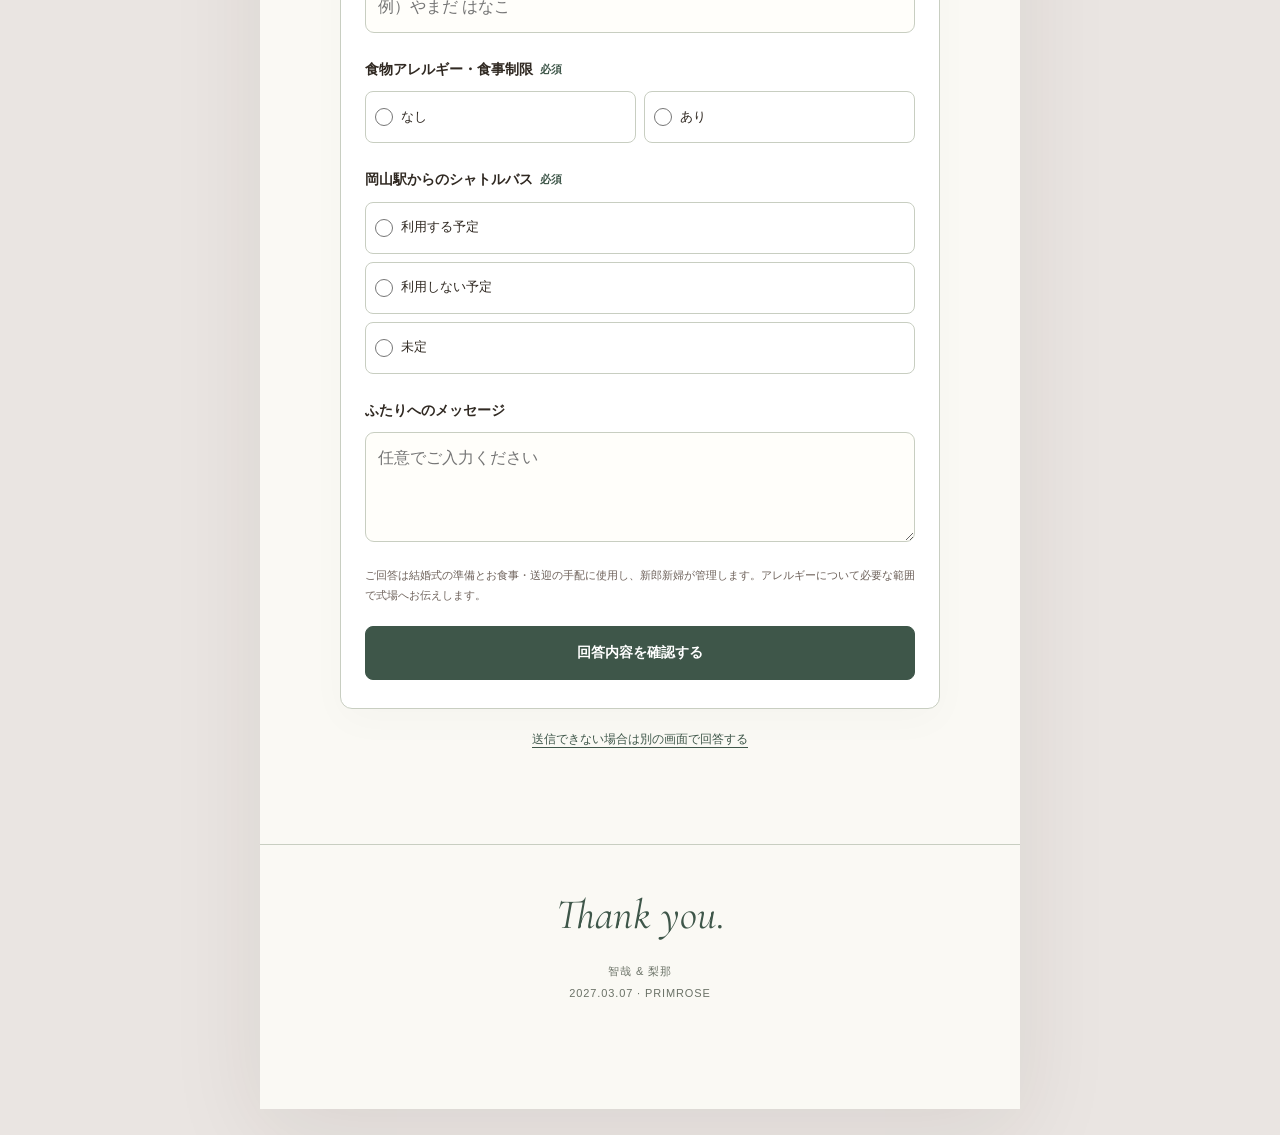
<file: invite/story/index.html>
<!doctype html>
<html lang="ja">
<head>
  <meta charset="utf-8">
  <meta name="viewport" content="width=device-width, initial-scale=1, viewport-fit=cover">
  <meta name="robots" content="noindex,nofollow">
  <meta name="theme-color" content="#e8e3d6">
  <meta name="description" content="智哉 &amp; 梨那の結婚式のご案内。2027年3月7日、PRIMROSE。日時・会場のご案内と出欠のお返事はこちらから。">
  <title>エディトリアル | 結婚式のご案内</title>
  <link rel="preconnect" href="https://fonts.googleapis.com">
  <link rel="preconnect" href="https://fonts.gstatic.com" crossorigin>
  <link href="https://fonts.googleapis.com/css2?family=Cormorant+Garamond:ital,wght@0,400;0,500;1,400&family=Noto+Serif+JP:wght@400;500&display=swap" rel="stylesheet">
  <link rel="stylesheet" href="../rsvp.css?v=3">
  <link rel="stylesheet" href="../authentic.css?v=9">
</head>
<body class="theme-story">
  <main class="page">
    <header class="cover" id="top">
      <div class="cover-art" aria-hidden="true"><span class="art-frame"></span><span class="art-branch branch-one"></span><span class="art-branch branch-two"></span><span class="art-bloom bloom-one"></span><span class="art-bloom bloom-two"></span><span class="art-orbit"></span><span class="art-ribbon"></span><span class="art-seal">W</span><span class="petals"><i></i><i></i><i></i><i></i><i></i><i></i></span></div>
      <p class="cover-topline">Wedding Invitation</p>
      <div class="cover-copy">
        <p class="overline">The wedding of</p>
        <p class="cover-heading" aria-hidden="true">Wedding<em>Invitation</em></p>
        <h1 data-event-names>智哉 &amp; 梨那</h1>
        <p class="cover-date" data-event-date-short>2027.03.07</p>
        <p class="cover-place"><span data-event-venue>PRIMROSE</span> · 岡山</p>
        <span class="cover-line" aria-hidden="true"></span>
        <p class="cover-note">結婚式のご案内</p>
      </div>
      <a class="cover-scroll" href="#message">招待状を読む</a>
      <button class="motion-toggle" type="button" aria-label="アニメーションを停止" aria-pressed="false" hidden><span aria-hidden="true">Ⅱ</span></button>
    </header>

    <section class="section message" id="message" aria-labelledby="messageTitle">
      <span class="section-number" aria-hidden="true">01 / Message</span>
      <div class="reveal">
        <span class="section-ornament" aria-hidden="true"></span>
        <p class="eyebrow" lang="en">Dear our guests</p>
        <h2 id="messageTitle">大切な皆さまへ</h2>
        <p class="greeting">このたび 私たちは<br>結婚式を挙げることになりました<br><br>日頃お世話になっている皆さまと<br>同じ時間を過ごせたら嬉しく思います</p>
        <p class="greeting">ご多用のところ恐縮ですが<br>ご出席いただけましたら幸いです</p>
        <p class="message-signature" data-event-names>智哉 &amp; 梨那</p>
      </div>
    </section>

    <section class="section information" id="details" aria-labelledby="detailsTitle">
      <span class="section-number" aria-hidden="true">02 / Information</span>
      <div class="reveal">
        <p class="eyebrow" lang="en">The special day</p>
        <h2 id="detailsTitle">当日のご案内</h2>
        <p class="event-date" data-event-date>2027年3月7日（日）</p>
        <dl class="schedule">
          <div><dt>挙式<small lang="en">Ceremony</small></dt><dd><span data-event-time="time">12:00</span><small>セント・ポール大聖堂</small></dd></div>
          <div><dt>披露宴<small lang="en">Reception</small></dt><dd><span data-event-time="reception">13:00</span><small>ボヌール</small></dd></div>
          <div><dt>おひらき<small lang="en">Closing</small></dt><dd data-event-time="end">15:20</dd></div>
        </dl>
        <div class="venue-details">
          <span class="venue-label" lang="en">Location</span>
          <strong data-event-venue>PRIMROSE</strong>
          <address>〒701-0151<br>岡山県岡山市北区平野544-1</address>
          <a class="access-link" href="https://space.fivestar-wedding.com/primrose-okayama/access/" target="_blank" rel="noopener noreferrer">会場へのアクセスを見る ↗</a>
        </div>
      </div>
    </section>

    <section class="section rsvp-section" id="rsvp" aria-labelledby="rsvpTitle">
      <span class="section-number" aria-hidden="true">03 / RSVP</span>
      <div class="reveal">
        <p class="eyebrow" lang="en">Kindly reply</p>
        <h2 id="rsvpTitle">ご出欠のお返事</h2>
        <p class="intro">おひとりずつご回答をお願いします。<br>アレルギー・送迎のご希望も<br>こちらからお知らせいただけます。</p>
        <p class="deadline" data-event-deadline>回答期限は後日ご案内します</p>
      </div>
      <div data-rsvp-widget data-design="story"></div>
      <noscript><p>出欠フォームを表示するには、ブラウザーのJavaScriptを有効にしてください。難しい場合は新郎新婦へ直接お知らせください。</p></noscript>
    </section>
    <footer class="footer">
      <p class="footer-thanks" lang="en">Thank you.</p>
      <p><span data-event-names>智哉 &amp; 梨那</span><br><span data-event-date-short>2027.03.07</span> · <span data-event-venue>PRIMROSE</span></p>
    </footer>
  </main>
  <nav class="guest-nav" aria-label="招待状のメニュー" hidden><a href="#details">日時・会場</a><a href="#rsvp">出欠のお返事</a></nav>
  <script src="../../wedding-details.js?v=1"></script>
  <script src="../variants.js?v=9"></script>
  <script src="../motion.js?v=9"></script>
  <script src="../rsvp-config.js?v=1"></script>
  <script src="../rsvp-client.js?v=3"></script>
</body>
</html>
</file>
<file: invite/rsvp.css>
.rsvp-preview-nav { position: sticky; z-index: 100; top: 0; display: flex; align-items: center; justify-content: space-between; gap: 8px 16px; width: min(100%, 750px); min-height: 60px; margin: 0 auto; padding: 7px 12px; border-bottom: 1px solid #e4d4d7; background: rgba(255, 251, 252, .97); color: #51474d; font-family: -apple-system, BlinkMacSystemFont, "Hiragino Sans", sans-serif; font-size: 12px; font-weight: 650; line-height: 1.4; box-shadow: 0 3px 12px rgba(65, 40, 48, .08); }
.rsvp-preview-nav[data-design="balloon"] { max-width: 430px; }
.rsvp-preview-nav[data-design="garden"] { max-width: 390px; }
.rsvp-preview-nav a { display: inline-flex; align-items: center; min-height: 44px; padding: 7px 10px; border-radius: 9px; color: #923454; background: #fcebf0; font-size: 13px; font-weight: 750; text-decoration: none; white-space: nowrap; }
.rsvp-preview-nav a:focus-visible { outline: 3px solid #923454; outline-offset: 2px; }
.rsvp-preview-nav span { text-align: right; }
.rsvp-preview-mode .rsvp-action[data-role="send"]:disabled { cursor: not-allowed; }
.rsvp-widget { --rsvp-accent: var(--orange-deep, #976875); --rsvp-border: #d5c5bc; margin-top: 28px; color: #302922; font-family: "Noto Sans JP", -apple-system, BlinkMacSystemFont, sans-serif; font-size: 14px; line-height: 1.75; text-align: left; letter-spacing: normal; }
.rsvp-widget [hidden] { display: none !important; }
.rsvp-widget .rsvp-panel { margin: 0; padding: 24px 20px; border: 1px solid #eadbd1; border-radius: 18px; background: #fff; }
.rsvp-widget .rsvp-field { min-width: 0; margin: 0 0 24px; padding: 0; border: 0; }
.rsvp-widget legend, .rsvp-widget .rsvp-label { display: block; padding: 0; margin: 0 0 10px; color: #302922; font-size: 14px; font-weight: 700; }
.rsvp-widget .rsvp-required { display: inline-block; margin-left: 7px; color: var(--rsvp-accent); font-size: 10px; vertical-align: 1px; }
.rsvp-widget .rsvp-choices { display: grid; grid-template-columns: repeat(2, minmax(0, 1fr)); gap: 8px; }
.rsvp-widget .rsvp-choices.stack { grid-template-columns: 1fr; }
.rsvp-widget .rsvp-choice { display: flex; align-items: center; gap: 8px; min-height: 48px; margin: 0; padding: 11px 9px; border: 1px solid var(--rsvp-border); border-radius: 9px; background: #fff; font-size: 13px; cursor: pointer; }
.rsvp-widget .rsvp-choice:has(input:checked) { border-color: var(--rsvp-accent); background: #fbf5f1; }
.rsvp-widget input[type="radio"] { flex: 0 0 auto; width: 18px; height: 18px; margin: 0; accent-color: var(--rsvp-accent); }
.rsvp-widget .rsvp-input { display: block; width: 100%; max-width: 100%; padding: 12px; border: 1px solid var(--rsvp-border); border-radius: 9px; background: #fff; color: #302922; font: inherit; font-size: 16px; line-height: 1.6; letter-spacing: normal; }
.rsvp-widget textarea.rsvp-input { min-height: 110px; resize: vertical; }
.rsvp-widget .rsvp-hint { display: block; margin: 7px 0 0; color: #6e625b; font-size: 12px; }
.rsvp-widget .rsvp-privacy { max-width: none; margin: 20px 0 !important; color: #6e625b; font-size: 11px !important; line-height: 1.8 !important; text-align: left; }
.rsvp-widget .rsvp-action { display: flex; align-items: center; justify-content: center; width: 100%; min-height: 50px; margin: 0; padding: 12px 10px; border: 1px solid var(--rsvp-accent); border-radius: 10px; background: var(--rsvp-accent); color: #fff; font: inherit; font-size: 14px; font-weight: 700; cursor: pointer; }
.rsvp-widget .rsvp-action.secondary { color: var(--rsvp-accent); background: #fff; }
.rsvp-widget .rsvp-action:disabled { opacity: .6; cursor: wait; }
.rsvp-widget .rsvp-actions { display: grid; gap: 12px; margin-top: 24px; }
.rsvp-widget .rsvp-review-title, .rsvp-widget .rsvp-success-title { max-width: none; margin: 0 0 20px !important; font-size: 18px !important; font-weight: 700; line-height: 1.6 !important; }
.rsvp-widget .rsvp-review-list { margin: 0; }
.rsvp-widget .rsvp-review-list > div { padding: 12px 0; border-bottom: 1px solid #eee5df; }
.rsvp-widget .rsvp-review-list dt { color: #74665d; font-size: 11px; }
.rsvp-widget .rsvp-review-list dd { margin: 4px 0 0; white-space: pre-wrap; overflow-wrap: anywhere; }
.rsvp-widget .rsvp-feedback { max-width: none; margin: 16px 0 !important; color: #8e3020; font-size: 13px !important; line-height: 1.7 !important; overflow-wrap: anywhere; }
.rsvp-widget .rsvp-success { text-align: center; }
.rsvp-widget .rsvp-success p { max-width: none; font-size: 13px !important; }
.rsvp-widget .rsvp-receipt { display: block; margin-top: 8px; font-size: 20px; letter-spacing: .08em; }
.rsvp-widget .rsvp-fallback { display: block; margin-top: 20px; color: var(--rsvp-accent); font-size: 12px; text-align: center; text-underline-offset: 4px; }
.rsvp-widget .rsvp-honeypot { position: absolute; left: -10000px; width: 1px; height: 1px; overflow: hidden; }
.rsvp-widget :is(input, textarea, button, a):focus-visible { outline: 3px solid #286cc0; outline-offset: 3px; }
.rsvp-widget .rsvp-panel:focus { outline: none; }
@media (max-width: 370px) { .rsvp-preview-nav { flex-wrap: wrap; } .rsvp-preview-nav span { text-align: left; } .rsvp-widget .rsvp-panel { padding: 22px 14px; } .rsvp-widget .rsvp-choices { gap: 6px; } }
@media (prefers-reduced-motion: reduce) { .rsvp-widget * { scroll-behavior: auto !important; } }
</file>
<file: invite/authentic.css>
/* Nine original stationery themes. Decorative layers never intercept taps. */
:root{color-scheme:light;--serif:"Cormorant Garamond","Noto Serif JP","Hiragino Mincho ProN",Georgia,serif;--sans:-apple-system,BlinkMacSystemFont,"Hiragino Sans","Yu Gothic",sans-serif}
*,*::before,*::after{box-sizing:border-box}
html{scroll-behavior:smooth;scroll-padding-top:82px}
body{margin:0;background:#eae5e2;color:var(--text,#39312f);font-family:var(--sans);-webkit-font-smoothing:antialiased}
a{color:inherit;text-underline-offset:5px}button,input,textarea{font:inherit}img{display:block;max-width:100%}button,a{-webkit-tap-highlight-color:transparent}
:focus-visible{outline:3px solid #3175aa;outline-offset:5px}[hidden]{display:none!important}
.theme-balloon{--paper:#fffaf7;--cover:#f4e4de;--ink:#693f47;--accent:#955262;--text:#493638;--muted:#776266;--rule:#ddc2c4;--soft:#f8edeb;--gold:#b6946b;--petal:#d4a0a7}
.theme-reference{--paper:#fafbf7;--cover:#e4e9df;--ink:#304937;--accent:#41624e;--text:#304236;--muted:#627162;--rule:#c6d2c3;--soft:#edf1e8;--gold:#889372;--petal:#7d9773}
.theme-botanical{--paper:#fdf8f3;--cover:#392c33;--ink:#f4dfbf;--accent:#795162;--text:#45343d;--muted:#77646d;--rule:#d8c4c8;--soft:#f2e9e8;--gold:#c7a57a;--petal:#bc9e81}
.theme-letter{--paper:#fffcf6;--cover:#ebe2d6;--ink:#57473e;--accent:#835b50;--text:#4c4038;--muted:#7b6e62;--rule:#dacfbe;--soft:#f3eee5;--gold:#af946e;--petal:#b9a18c}
.theme-story{--paper:#faf9f4;--cover:#e8e3d6;--ink:#28352f;--accent:#3e5649;--text:#2f3a33;--muted:#6b7267;--rule:#c8cec1;--soft:#eeeee5;--gold:#a29c7f;--petal:#a4aa8d}
.theme-rose{--paper:#fff9f6;--cover:#ecd2d4;--ink:#73394e;--accent:#994761;--text:#4e323d;--muted:#80616e;--rule:#ddbdc7;--soft:#f8e8eb;--gold:#bc9476;--petal:#d49aa9}
.theme-celestial{--paper:#faf9f5;--cover:#172735;--ink:#ede1bd;--accent:#3c536a;--text:#314351;--muted:#687581;--rule:#c8d0d7;--soft:#edf0f2;--gold:#c6ad72;--petal:#dfcc98}
.theme-japonica{--paper:#fffdf7;--cover:#f7f2e7;--ink:#813b38;--accent:#9b4742;--text:#493a35;--muted:#7c6b61;--rule:#dacbbe;--soft:#f5ede3;--gold:#b49453;--petal:#c89681}
.theme-champagne{--paper:#fffdf7;--cover:#f4eddb;--ink:#69562b;--accent:#836631;--text:#4b422e;--muted:#7d735c;--rule:#dbcfb1;--soft:#f5f0e2;--gold:#b3995b;--petal:#cbb774}
.page{max-width:760px;min-height:100vh;margin:auto;background:var(--paper);box-shadow:0 24px 90px #31241c16;overflow:clip}
.cover{position:relative;isolation:isolate;display:flex;flex-direction:column;justify-content:center;align-items:center;min-height:850px;padding:110px 44px 92px;overflow:hidden;background:var(--cover);color:var(--ink);text-align:center}
.cover::after,.stationery::after{position:absolute;inset:0;z-index:-1;background-image:url("ornaments/paper.svg");opacity:.35;pointer-events:none;content:""}
.cover-art{position:absolute;z-index:-1;inset:0;overflow:hidden;pointer-events:none}
.art-frame{position:absolute;inset:48px;border:1px solid var(--gold);opacity:.7}.art-frame::after{position:absolute;inset:7px;border:1px solid currentColor;opacity:.32;content:""}
.art-branch{position:absolute;width:53%;aspect-ratio:1/1.2;background:url("../assets/ui/botanical-corner.png") center/contain no-repeat;transform-origin:85% 12%}
.branch-one{top:-5%;right:-9%;animation:branch-sway 9s ease-in-out infinite alternate}.branch-two{bottom:-6%;left:-10%;rotate:180deg;transform-origin:center;animation:branch-sway 11s ease-in-out infinite alternate-reverse}
.art-bloom{position:absolute;width:46%;aspect-ratio:1;background:url("ornaments/bloom.svg") center/contain no-repeat;opacity:.85}
.bloom-one{top:0;left:-14%;rotate:25deg}.bloom-two{bottom:-7%;right:-12%;rotate:-25deg}.art-orbit,.art-seal,.art-ribbon{display:none}
.cover-topline{position:absolute;top:34px;left:0;width:100%;margin:0;font-size:10px;letter-spacing:.28em;text-transform:uppercase}
.cover-copy{position:relative;width:100%;max-width:560px}
.overline{margin:0 0 24px;font-size:10px;font-weight:500;letter-spacing:.3em;text-transform:uppercase}
.cover-heading{margin:0;font-family:var(--serif);font-size:clamp(64px,12vw,94px);font-weight:400;line-height:.84;letter-spacing:-.045em}
.cover-heading em{display:block;margin-top:12px;font-weight:400;letter-spacing:-.045em}
.cover h1{margin:44px 0 0;font-family:var(--serif);font-size:clamp(23px,5vw,30px);font-weight:400;letter-spacing:.12em;line-height:1.7;overflow-wrap:anywhere}
.cover-date{margin:24px 0 0;font-family:var(--serif);font-size:31px;font-weight:500;letter-spacing:.12em;line-height:1.2}
.cover-place{margin:13px 0 0;font-size:10px;letter-spacing:.2em}.cover-line{display:block;width:1px;height:42px;margin:30px auto 0;background:var(--gold)}
.cover-note{margin:20px 0 0;font-family:var(--serif);font-size:13px;letter-spacing:.17em}
.cover-scroll{position:absolute;bottom:32px;display:flex;align-items:center;gap:12px;min-height:44px;font-size:10px;font-weight:500;letter-spacing:.17em;text-decoration:none}
.cover-scroll::after{content:"↓";display:block;font-family:Georgia,serif;font-size:18px;animation:scroll-hint 2.8s ease-in-out infinite}
.cover-copy>*{animation:cover-enter 1.25s both cubic-bezier(.16,1,.3,1)}.cover-copy>:nth-child(2){animation-delay:.13s}.cover-copy>:nth-child(3){animation-delay:.26s}.cover-copy>:nth-child(4){animation-delay:.39s}.cover-copy>:nth-child(5){animation-delay:.52s}.cover-copy>:nth-child(6){animation-delay:.65s}.cover-copy>:nth-child(7){animation-delay:.78s}
.petals{position:absolute;inset:0;overflow:hidden}.petals i{position:absolute;top:-5%;left:var(--x);width:8px;height:12px;border-radius:80% 10% 80% 15%;background:var(--petal);opacity:0;animation:petal-drift var(--speed) var(--delay) linear infinite}
.petals i:nth-child(1){--x:8%;--speed:17s;--delay:0s}.petals i:nth-child(2){--x:26%;--speed:21s;--delay:-9s}.petals i:nth-child(3){--x:72%;--speed:19s;--delay:-4s}.petals i:nth-child(4){--x:88%;--speed:23s;--delay:-16s}.petals i:nth-child(5){--x:48%;--speed:25s;--delay:-12s}.petals i:nth-child(6){--x:62%;--speed:22s;--delay:-19s}
.section{position:relative;padding:94px clamp(28px,8vw,80px);scroll-margin-top:75px}
.section .eyebrow{margin:0 0 12px;color:var(--accent);font-family:var(--serif);font-size:21px;font-style:italic;letter-spacing:.04em}
.section h2{margin:0 0 34px;font-family:var(--serif);font-size:25px;font-weight:500;letter-spacing:.12em;line-height:1.6}
.section-number{position:absolute;top:32px;right:32px;color:var(--gold);font-family:var(--serif);font-size:15px;letter-spacing:.06em}
.message{text-align:center}.message .greeting{margin:0;font-family:var(--serif);font-size:14px;line-height:2.5;letter-spacing:.06em}.message .greeting+.greeting{margin-top:24px}
.message-signature{margin:35px 0 0;font-family:var(--serif);font-size:21px;letter-spacing:.1em}
.section-ornament{display:block;width:80px;height:35px;margin:0 auto 32px;background:url("ornaments/flourish.svg") center/contain no-repeat;opacity:.75}
.information{background:var(--soft)}.event-date{margin:0 0 30px;padding-bottom:24px;border-bottom:1px solid var(--rule);font-family:var(--serif);font-size:23px;letter-spacing:.04em}
.schedule{position:relative;display:grid;gap:0;margin:0}.schedule::before{position:absolute;top:23px;bottom:31px;left:5px;width:1px;background:var(--rule);content:""}
.schedule>div{position:relative;display:grid;grid-template-columns:1fr 1.15fr;gap:15px;align-items:baseline;padding:0 0 28px 30px}.schedule>div::before{position:absolute;top:11px;left:1px;width:9px;height:9px;border:1px solid var(--gold);border-radius:50%;background:var(--soft);content:""}
.schedule dt{font-size:13px;letter-spacing:.06em}.schedule dt small{display:block;margin-top:3px;color:var(--muted);font-family:var(--serif);font-size:14px;font-style:italic}
.schedule dd{margin:0;font-family:var(--serif);font-size:31px;line-height:1.2}.schedule dd small{display:block;margin-top:8px;color:var(--muted);font-family:var(--sans);font-size:11px;line-height:1.7}
.venue-details{margin-top:14px;padding:30px 26px;border:1px solid var(--rule);background:var(--paper);text-align:center}.venue-label{display:block;margin-bottom:9px;color:var(--muted);font-family:var(--serif);font-size:16px;font-style:italic}
.venue-details strong{font-family:var(--serif);font-size:28px;font-weight:500;letter-spacing:.1em}.venue-details address{margin-top:10px;color:var(--muted);font-size:12px;font-style:normal;line-height:1.9}
.access-link{display:flex;justify-content:center;align-items:center;min-height:48px;margin-top:23px;padding:10px;border:1px solid var(--rule);color:var(--accent);font-size:12px;font-weight:600;letter-spacing:.03em;text-decoration:none;transition:background .2s,transform .2s}.access-link:hover{background:var(--soft);transform:translateY(-2px)}
.rsvp-section .intro{max-width:34em;margin:0;color:var(--muted);font-size:13px;line-height:2}.deadline{margin:17px 0 0;padding:12px 16px;border-left:2px solid var(--gold);background:var(--soft);color:var(--text);font-size:12px;line-height:1.8}
.rsvp-widget{--rsvp-accent:var(--accent);--rsvp-border:var(--rule);margin-top:30px}.rsvp-widget .rsvp-panel{padding:28px 24px;border-color:var(--rule);border-radius:12px;box-shadow:0 12px 40px #32200b06}
.rsvp-widget .rsvp-choice{min-height:52px;border-radius:8px;transition:border-color .2s,background .2s}.rsvp-widget .rsvp-choice:has(input:checked){background:var(--soft)}
.rsvp-widget .rsvp-action{min-height:54px;border-radius:8px;transition:filter .2s,transform .2s}.rsvp-widget .rsvp-action:hover:enabled{filter:brightness(1.08);transform:translateY(-1px)}.rsvp-widget .rsvp-required{font-size:11px}.rsvp-widget .rsvp-input{background:#fffefa}
.footer{padding:44px 28px 105px;border-top:1px solid var(--rule);text-align:center}.footer-thanks{margin:0 0 20px;color:var(--accent);font-family:var(--serif);font-size:42px;font-style:italic}.footer p:last-child{margin:0;color:var(--muted);font-size:11px;line-height:2;letter-spacing:.08em}
.guest-nav{position:fixed;z-index:90;bottom:calc(16px + env(safe-area-inset-bottom));left:50%;display:flex;align-items:center;gap:8px;max-width:calc(100% - 32px);width:max-content;padding:5px 5px 5px 22px;border:1px solid #ffffff70;border-radius:50px;background:#fffdf9ed;box-shadow:0 6px 30px #251a1822;backdrop-filter:blur(16px);transform:translateX(-50%);transition:opacity .2s,translate .2s}
.guest-nav a{display:flex;align-items:center;justify-content:center;min-height:44px;padding:8px 14px;font-size:12px;font-weight:600;text-decoration:none;white-space:nowrap}.guest-nav a:last-child{padding:10px 22px;border-radius:30px;background:var(--accent);color:white}.guest-nav.is-hidden{opacity:0;visibility:hidden;translate:0 20px}
.motion-toggle{position:absolute;z-index:3;right:18px;bottom:29px;display:flex;align-items:center;justify-content:center;width:44px;height:44px;border:1px solid currentColor;border-radius:50%;background:transparent;color:var(--ink);opacity:.7;cursor:pointer}.motion-toggle span{font-size:12px;letter-spacing:1px}.motion-toggle:hover,.motion-toggle:focus-visible{opacity:1}
.rsvp-preview-nav,.rsvp-preview-nav[data-design]{width:100%;max-width:760px;border-color:var(--rule);background:#fffdf9f2;box-shadow:none;backdrop-filter:blur(12px);font-size:10px}.rsvp-preview-nav a{color:var(--accent);background:var(--soft);font-size:12px}.rsvp-preview-nav span{color:var(--muted)}.rsvp-preview-mode .cover{min-height:790px}
.reveal.is-ready{opacity:0;transform:translateY(22px);transition:opacity .9s ease,transform .9s cubic-bezier(.16,1,.3,1)}.reveal.is-ready.is-visible{opacity:1;transform:none}
.motion-paused .cover-art::before,.motion-paused .cover-art::after,.motion-paused .cover-art *,.motion-paused .cover-art *::before,.motion-paused .cover-art *::after,.motion-paused .cover-scroll::after,.page-hidden *,.page-hidden *::before,.page-hidden *::after{animation-play-state:paused!important}
/* 01 — blush arch and watercolour branches */
.theme-balloon .art-frame{inset:70px 65px 60px;border-radius:48% 48% 0 0}.theme-balloon .art-frame::after{border-radius:inherit}.theme-balloon .art-bloom{opacity:.3}
/* 02 — sage garden */
.theme-reference .cover,.theme-reference.stationery{background:radial-gradient(ellipse at 50% 32%,#f4f6ed80,transparent 68%),var(--cover)}
.theme-reference .art-frame{inset:46px;border-radius:220px 220px 4px 4px}.theme-reference .art-frame::after{border-radius:inherit}
.theme-reference .art-branch{background-image:url("ornaments/foliage.svg");width:47%;opacity:.85}.theme-reference .branch-one{right:-16%;top:2%;rotate:-22deg}.theme-reference .branch-two{left:-15%;bottom:-5%;rotate:157deg}.theme-reference .art-bloom{display:none}.theme-reference .cover-heading{font-size:87px}.theme-reference .cover-heading em{font-size:.8em}.theme-reference .cover h1{margin-top:36px}
/* 03 — copper foil on plum paper */
.theme-botanical .art-frame{inset:32px;border-color:var(--gold)}.theme-botanical .art-frame::after{inset:11px;color:var(--gold)}
.theme-botanical .art-branch{background-image:url("ornaments/foliage-gold.svg");width:55%;opacity:.75}.theme-botanical .branch-one{top:-13%;right:-8%;rotate:55deg}.theme-botanical .branch-two{bottom:-13%;left:-8%;rotate:235deg}
.theme-botanical .art-bloom{background-image:url("ornaments/bloom-gold.svg");width:32%;opacity:.75}.theme-botanical .bloom-one{top:2%;left:-8%}.theme-botanical .bloom-two{bottom:0;right:-8%}.theme-botanical .cover-heading{font-size:84px}.theme-botanical .cover-heading em{color:#fff0d4}.theme-botanical .cover-date{color:#e2bc82}.theme-botanical .petals i{width:3px;height:3px;border-radius:50%;box-shadow:0 0 7px #efd5a2}.theme-botanical .cover-line{width:64px;height:1px;margin-top:32px}.theme-botanical .cover-topline{top:53px}
/* 04 — layered paper, folded envelope and a wax seal */
.theme-letter .cover-copy{padding:50px 18px 52px;background:var(--paper);box-shadow:0 16px 44px #5f452921;rotate:-2deg}.theme-letter .cover-copy::before{position:absolute;inset:13px;border:1px solid var(--rule);pointer-events:none;content:""}
.theme-letter .art-frame{inset:auto 0 0;height:38%;border:0;background:#ddd0bd;clip-path:polygon(0 0,50% 44%,100% 0,100% 100%,0 100%)}.theme-letter .art-frame::after{inset:0;border:0;background:#e8dece;clip-path:polygon(0 100%,50% 15%,100% 100%);opacity:1}
.theme-letter .art-seal{position:absolute;bottom:10%;left:calc(50% - 29px);display:grid;place-items:center;width:58px;height:58px;border:4px double #ead1ae;border-radius:48% 52% 45% 55%;background:radial-gradient(circle at 35% 28%,#b59368,#785b39);box-shadow:2px 5px 8px #5d442630;color:#f9e8c9;font-family:var(--serif);font-size:28px;font-style:italic;z-index:1}
.theme-letter .art-branch{width:38%;opacity:.6}.theme-letter .branch-one{right:-12%;top:-5%;rotate:5deg}.theme-letter .branch-two,.theme-letter .art-bloom,.theme-letter .petals{display:none}
.theme-letter .cover-heading{font-size:70px}.theme-letter .cover h1{margin-top:35px;font-size:25px}.theme-letter .cover-line{height:24px;margin-top:25px}.theme-letter .cover-note{margin-top:17px}.theme-letter .cover-topline{top:30px}.theme-letter .cover{padding:92px 76px 132px}.theme-letter .cover-scroll{bottom:18px}
/* 05 — modern editorial */
.theme-story .cover{align-items:flex-start;padding:100px 65px;text-align:left}.theme-story .cover-heading{font-size:clamp(76px,14vw,116px);line-height:.85}.theme-story .cover-heading em{margin-left:24px}.theme-story .cover-copy{max-width:100%}.theme-story .overline{margin-bottom:40px;border-top:1px solid var(--ink);padding-top:15px}.theme-story .cover h1{margin-top:44px;font-size:25px}.theme-story .cover-date{margin-top:15px;font-size:49px;letter-spacing:-.02em}.theme-story .cover-line{width:50px;height:1px;margin-left:0}
.theme-story .art-frame{inset:15% -24% -10% 48%;border:0;border-radius:48% 48% 0 0;background:#b1b59b77;rotate:28deg}.theme-story .art-frame::after{inset:15px;border:1px solid #7e8c7566;border-radius:inherit}.theme-story .art-branch{background-image:url("ornaments/foliage.svg");opacity:.36;width:55%}.theme-story .branch-one{top:auto;bottom:-11%;right:-6%;rotate:30deg}.theme-story .branch-two,.theme-story .art-bloom,.theme-story .petals{display:none}.theme-story .cover-topline{text-align:left;padding-left:65px}.theme-story .cover-scroll{align-self:flex-start}
/* 06 — a rose cameo */
.theme-rose .art-frame{inset:54px 45px;border-radius:50%;border-color:var(--gold)}.theme-rose .art-frame::after{inset:10px;border-radius:50%}.theme-rose .art-branch{width:55%;opacity:.85}.theme-rose .branch-one{top:-5%;right:-17%;rotate:12deg}.theme-rose .branch-two{bottom:-10%;left:-13%;rotate:197deg}.theme-rose .art-bloom{width:44%;background-image:url("ornaments/rose.svg");opacity:.8}.theme-rose .bloom-one{top:7%;left:-18%;rotate:18deg}.theme-rose .bloom-two{bottom:0;right:-17%;rotate:160deg}.theme-rose .cover-heading{font-size:83px}.theme-rose .cover-heading em{font-size:1.04em}.theme-rose .cover h1{margin-top:39px}
/* 07 — constellations and moonlight */
.theme-celestial .cover,.theme-celestial.stationery{background:radial-gradient(ellipse at 60% 50%,#39556670,transparent 70%),var(--cover)}.theme-celestial .art-frame{inset:34px;border-color:#c6ad7259}.theme-celestial .art-frame::after{border:0}.theme-celestial .art-branch,.theme-celestial .art-bloom{display:none}
.theme-celestial .cover-art::before{position:absolute;inset:0;background:url("ornaments/constellation.svg") center/cover no-repeat;opacity:.68;content:""}.theme-celestial .art-orbit{display:block;position:absolute;inset:12% -9%;border:1px solid #bda66a40;border-radius:50%;rotate:-29deg}.theme-celestial .art-orbit::before{position:absolute;inset:18px;border:1px solid #bda66a28;border-radius:50%;content:""}.theme-celestial .art-orbit::after{position:absolute;top:8%;left:25%;width:45px;height:45px;border-radius:50%;box-shadow:-10px 5px 0 -2px #d1b881;content:"";animation:moon-glow 5s ease-in-out infinite alternate}
.theme-celestial .art-orbit::after{display:none}
.theme-celestial .cover-art::after{position:absolute;top:15%;right:13%;width:8%;aspect-ratio:1;border-radius:50%;box-shadow:-9px 4px 0 -2px #d1b881;content:"";animation:moon-glow 5s ease-in-out infinite alternate}
.theme-celestial .cover-topline{top:54px}.theme-celestial .cover-heading{font-size:88px}.theme-celestial .cover h1{margin-top:38px}.theme-celestial .cover-line{width:5px;height:5px;rotate:45deg}.theme-celestial .petals i{top:var(--x);width:3px;height:3px;border-radius:50%;box-shadow:0 0 7px #e7d3a0;animation:star-glow 4s var(--delay) ease-in-out infinite alternate}.theme-celestial .petals i:nth-child(even){left:calc(100% - var(--x));width:5px;height:5px}
/* 08 — washi and mizuhiki */
.theme-japonica .art-frame{inset:38px;border-color:#b4945361}.theme-japonica .art-frame::after{border:0}.theme-japonica .cover-copy{padding-top:46px}.theme-japonica .cover-heading{font-size:52px;line-height:1;letter-spacing:0}.theme-japonica .cover-heading em{font-size:1.1em;margin-top:8px}.theme-japonica .overline{font-family:var(--serif);font-size:13px;letter-spacing:.5em}.theme-japonica .art-branch,.theme-japonica .art-bloom{display:none}
.theme-japonica .art-ribbon{display:block;position:absolute;left:5%;right:5%;top:5%;height:180px;background:url("ornaments/mizuhiki.svg") center/contain no-repeat;animation:cover-enter 1.7s both}.theme-japonica .art-orbit{display:block;position:absolute;top:24%;left:calc(50% - 135px);width:270px;height:270px;border-radius:50%;background:linear-gradient(125deg,#d3b77925,#c7a5760b);border:1px solid #c6a16421}
.theme-japonica .cover h1{margin-top:32px;font-size:29px;letter-spacing:.15em}.theme-japonica .cover-date{font-size:29px;margin-top:22px}.theme-japonica .cover-line{width:25px;height:25px;border:1px solid var(--gold);background:none;rotate:45deg}.theme-japonica .petals i{border-radius:0;width:6px;height:6px;background:var(--gold);animation-duration:28s}.theme-japonica .cover-topline{top:27px}.theme-japonica .section h2{letter-spacing:.2em}
/* 09 — art-deco gold */
.theme-champagne .art-frame{inset:48px;border:1px solid var(--gold);border-radius:230px 230px 0 0}.theme-champagne .art-frame::after{inset:9px;border-radius:inherit;opacity:.65}.theme-champagne .art-branch,.theme-champagne .art-bloom{display:none}.theme-champagne .cover-art::before{position:absolute;inset:0;background:url("ornaments/deco.svg") center/100% 100% no-repeat;opacity:.68;content:""}
.theme-champagne .art-orbit{position:absolute;display:block;inset:0;background:linear-gradient(115deg,transparent 15%,#fff9e877 45%,transparent 70%);transform:translateX(-100%);animation:foil-sweep 11s 2s ease-in-out infinite}.theme-champagne .cover-copy{padding-top:28px}.theme-champagne .cover-heading{font-size:76px;line-height:.94;text-transform:uppercase;letter-spacing:-.02em}.theme-champagne .cover-heading em{font-size:.69em;font-style:normal;letter-spacing:.07em}.theme-champagne .cover h1{margin-top:42px}.theme-champagne .cover-line{width:18px;height:18px;border:1px solid var(--gold);background:none;rotate:45deg}.theme-champagne .petals i{width:3px;height:3px;border-radius:50%;box-shadow:0 0 6px #fff7da}
@keyframes cover-enter{from{opacity:0;transform:translateY(18px)}to{opacity:1;transform:translateY(0)}}
@keyframes branch-sway{from{transform:rotate(-2deg)}to{transform:rotate(2deg)}}
@keyframes scroll-hint{0%,100%{transform:translateY(-2px)}50%{transform:translateY(4px)}}
@keyframes petal-drift{0%{opacity:0;transform:translate3d(0,0,0) rotate(0)}8%,80%{opacity:.5}100%{opacity:0;transform:translate3d(44px,900px,0) rotate(230deg)}}
@keyframes star-glow{from{opacity:.15;scale:.65}to{opacity:.85;scale:1.1}}
@keyframes moon-glow{from{opacity:.6}to{opacity:1}}
@keyframes foil-sweep{0%,25%{transform:translateX(-110%)}65%,100%{transform:translateX(110%)}}
@media(min-width:900px){.page{margin:26px auto}.rsvp-preview-nav,.rsvp-preview-nav[data-design]{border-radius:0 0 12px 12px}.rsvp-preview-mode .page{margin-top:0}}
@media(max-width:600px){
.page{box-shadow:none}.cover,.rsvp-preview-mode .cover{min-height:760px;min-height:max(700px,100svh);padding:100px 33px 95px}.rsvp-preview-mode .cover{min-height:max(690px,calc(100svh - 60px))}
.cover-heading{font-size:76px}.cover-topline{top:26px;font-size:9px}.cover h1{margin-top:35px;font-size:25px}.cover-date{margin-top:21px;font-size:29px}.cover-scroll{bottom:24px}.motion-toggle{right:14px;bottom:24px;width:40px;height:40px}
.section{padding:76px 25px}.section h2{font-size:23px}.section-number{right:25px;top:25px}.message .greeting{font-size:13px;line-height:2.6;letter-spacing:.025em}.event-date{font-size:22px}.schedule>div{grid-template-columns:1fr 1.2fr;padding-left:25px}.schedule dd{font-size:30px}.venue-details{padding:27px 18px}.rsvp-widget .rsvp-panel{padding:25px 18px}
.theme-balloon .art-frame{inset:72px 30px 64px}.theme-reference .art-frame{inset:42px 24px}.theme-reference .cover-heading{font-size:76px}.theme-botanical .art-frame{inset:22px}.theme-botanical .cover-heading{font-size:74px}.theme-botanical .cover-topline,.theme-celestial .cover-topline{top:45px}
.theme-letter .cover{padding:87px 38px 131px}.theme-letter .cover-copy{padding:49px 18px 42px}.theme-letter .cover-heading{font-size:61px}.theme-letter .cover h1{font-size:22px}.theme-letter .cover-date{font-size:26px}.theme-letter .cover-note{font-size:12px}
.theme-story .cover{padding:93px 34px 100px}.theme-story .cover-topline{padding-left:34px}.theme-story .cover-heading{font-size:86px}.theme-story .cover-date{font-size:49px}.theme-rose .art-frame{inset:60px 22px}.theme-rose .cover-heading{font-size:73px}.theme-celestial .art-frame{inset:22px}.theme-celestial .cover-heading{font-size:77px}
.theme-japonica .art-frame{inset:40px 23px}.theme-japonica .cover-heading{font-size:48px}.theme-japonica .art-ribbon{height:145px;top:8%}.theme-japonica .cover-copy{padding-top:65px}.theme-champagne .art-frame{inset:58px 25px}.theme-champagne .cover-heading{font-size:68px}
}
@media(max-width:360px){.cover-heading{font-size:65px}.theme-story .cover-heading{font-size:73px}.theme-reference .cover-heading,.theme-rose .cover-heading,.theme-celestial .cover-heading,.theme-botanical .cover-heading{font-size:65px}.theme-letter .cover{padding-left:30px;padding-right:30px}.theme-letter .cover-heading{font-size:53px}.theme-champagne .cover-heading{font-size:54px}.section{padding-left:19px;padding-right:19px}.rsvp-preview-nav{gap:4px}.rsvp-preview-nav span{font-size:9px}.rsvp-preview-nav a{padding:6px;font-size:11px}}
@media(prefers-reduced-motion:reduce){html{scroll-behavior:auto}*,*::before,*::after{animation:none!important;transition:none!important}.reveal.is-ready{opacity:1;transform:none}.motion-toggle,.petals{display:none}}
@media print{body{background:#fff}.page{max-width:none;margin:0;box-shadow:none}.cover{min-height:700px!important;break-after:page}.section{break-inside:avoid}.rsvp-preview-nav,.guest-nav,.motion-toggle,.cover-scroll,.petals{display:none!important}*,*::before,*::after{animation:none!important}.reveal.is-ready{opacity:1;transform:none}}
</file>
<file: showcase/gallery.css>
/* The preview cards use the same art and palette as the full invitations. */
body.gallery{background:#f8f5f1;color:#453735}
.gallery-page{width:min(1120px,calc(100% - 64px));margin:auto}
.gallery-nav{display:flex;justify-content:space-between;align-items:center;gap:20px;min-height:82px;border-bottom:1px solid #e1d9ce}
.gallery-nav a{display:flex;align-items:center;min-height:44px;font-size:12px;text-decoration:none}
.gallery-nav>span{font-family:var(--serif);font-size:13px;letter-spacing:.13em}
.gallery-hero{position:relative;padding:74px 0 62px;overflow:hidden}
.hero-flower{position:absolute;right:-30px;top:-14px;width:360px;height:340px;background:url("../assets/ui/botanical-corner.png") center/contain no-repeat;opacity:.6;pointer-events:none}
.gallery-eyebrow{position:relative;margin:0 0 22px;color:#8b695b;font-size:10px;font-weight:500;letter-spacing:.18em}
.gallery-hero h1{position:relative;margin:0;font-family:var(--serif);font-size:clamp(29px,3.8vw,44px);font-weight:400;line-height:1.9;letter-spacing:.06em}
.gallery-hero h1 em{font-style:normal}
.gallery-lead{position:relative;margin:24px 0 0;color:#7d7068;font-size:13px;line-height:2}
.collection-sign{position:absolute;right:52px;bottom:35px;margin:0;color:#b88c77;font-family:var(--serif);font-size:47px;font-style:italic;rotate:-8deg}
.collection{scroll-margin-top:24px}
.collection-head{display:flex;align-items:end;justify-content:space-between;gap:18px;border-bottom:1px solid #d7cbbd;padding-bottom:19px}
.collection-head .gallery-eyebrow{margin-bottom:10px;font-size:9px}
.collection-head h2{margin:0;font-family:var(--serif);font-size:25px;font-weight:500;letter-spacing:.05em}
.collection-head>p{margin:0;color:#85766c;font-size:12px}
.preview-note{margin:16px 0 30px;color:#84776e;font-size:11px;line-height:1.9}
.samples{display:grid;grid-template-columns:repeat(3,minmax(0,1fr));gap:42px 28px}
.sample{position:relative;min-width:0}
.stationery{position:relative;isolation:isolate;container-type:inline-size;display:flex;align-items:center;justify-content:center;width:100%;aspect-ratio:380/530;overflow:hidden;background:var(--cover);color:var(--ink);box-shadow:0 2px 4px #5744270b,0 13px 30px #57442712;transition:transform .5s,box-shadow .5s}
.stationery .cover-art *{animation:none!important}
.stationery .art-frame{inset:8%;border-width:1px}.stationery .art-frame::after{inset:4px}
.stationery .mini-copy{position:relative;width:100%;padding:0 8%;text-align:center}
.stationery .mini-copy>small{font-size:2.2cqw;font-weight:500;letter-spacing:.15em}
.stationery .cover-heading{font-size:22cqw;line-height:.87;margin:6cqw 0 0;font-weight:400}
.stationery .cover-heading em{margin-top:3cqw}
.mini-names{margin:8cqw 0 0;font-family:var(--serif);font-size:6.2cqw;letter-spacing:.08em}
.mini-date{margin:5cqw 0 0;font-family:var(--serif);font-size:7.4cqw;letter-spacing:.07em}
.mini-line{display:block;width:1px;height:8cqw;margin:5cqw auto 4cqw;background:var(--gold)}
.stationery.theme-balloon .art-frame{inset:9% 10%;border-radius:48% 48% 0 0}
.stationery.theme-reference .art-frame{border-radius:150px 150px 0 0}
.stationery.theme-botanical .art-frame{inset:5%}
.stationery.theme-letter .mini-copy{width:80%;padding:9% 6%;background:var(--paper);box-shadow:0 7px 17px #6d482b25;rotate:-3deg}
.stationery.theme-letter .mini-copy::before{position:absolute;inset:7px;border:1px solid var(--rule);content:""}
.stationery.theme-letter .cover-heading{font-size:18cqw}
.stationery.theme-letter .art-frame{inset:auto 0 0;height:35%}
.stationery.theme-letter .art-seal{width:10cqw;height:10cqw;left:calc(50% - 5cqw);bottom:6%;border-width:2px;font-size:5cqw}
.stationery.theme-story .art-frame{inset:15% -24% -10% 48%}
.stationery.theme-story .mini-copy{text-align:left;padding:0 11%}
.stationery.theme-story .cover-heading{font-size:26cqw}.stationery.theme-story .cover-heading em{margin-left:3cqw}
.stationery.theme-story .mini-line{width:10cqw;height:1px;margin-left:0}.stationery.theme-story .mini-date{font-size:12cqw;letter-spacing:-.03em}
.stationery.theme-rose .art-frame{inset:7% 5%;border-radius:50%}
.stationery.theme-celestial .cover-art::after{box-shadow:-4px 2px 0 -1px #d1b881;animation:none}
.stationery.theme-japonica .art-ribbon{height:24%;top:5%}.stationery.theme-japonica .art-orbit{width:60%;height:auto;aspect-ratio:1;left:20%;top:25%}
.stationery.theme-japonica .mini-copy{padding-top:12%}.stationery.theme-japonica .cover-heading{font-size:17cqw}
.stationery.theme-champagne .art-frame{inset:10% 9%;border-radius:100px 100px 0 0}
.stationery.theme-champagne .cover-heading{font-size:21cqw}
.sample-body{padding:17px 1px 0}
.sample-number{display:flex;align-items:center;gap:10px;margin:0 0 10px;color:#ae8a71;font-family:var(--serif);font-size:18px}
.sample-number span{font-family:var(--sans);font-size:8px;font-weight:500;letter-spacing:.16em}
.sample h3{margin:0;font-family:var(--serif);font-size:20px;font-weight:500;letter-spacing:.06em}
.sample-en{margin:4px 0 0;color:#a98e78;font-family:var(--serif);font-size:19px;font-style:italic}
.sample-description{min-height:38px;margin:8px 0 0;color:#817266;font-size:11px;line-height:1.8}
.sample-link{display:flex;align-items:center;justify-content:space-between;min-height:48px;margin-top:10px;border-top:1px solid #ddcfc2;color:#715344;font-size:12px;text-decoration:none}
.sample-link>span:last-child{font-size:20px}.sample-link::after{position:absolute;inset:0;content:""}
.sample:focus-within{outline:2px solid #927959;outline-offset:7px}
@media(hover:hover){.sample:hover .stationery{transform:translateY(-6px);box-shadow:0 24px 36px #57442724}.sample:hover .sample-link{color:#ad665a}}
.date-grid{display:grid;grid-template-columns:1fr 1fr;gap:30px;margin-top:62px;padding:36px 0;border-block:1px solid #ddcfc2}
.date-grid>div+div{padding-left:30px;border-left:1px solid #ddcfc2}
.date-grid small{display:block;margin-bottom:13px;color:#a18169;font-size:9px;letter-spacing:.16em}
.date-grid strong{font-family:var(--serif);font-size:22px;font-weight:500;letter-spacing:.05em}.date-grid p{margin:10px 0 0;color:#857367;font-size:11px}
.gallery-footer{padding:40px 0 46px;text-align:center}.footer-sign{margin:0 0 20px;font-family:var(--serif);font-size:38px;font-style:italic;color:#ad8b71}.gallery-footer>div{display:flex;justify-content:center;gap:30px}.gallery-footer a{display:flex;align-items:center;min-height:44px;color:#857367;font-size:11px;text-decoration:none}
@media(max-width:720px){
.gallery-page{width:calc(100% - 36px)}.gallery-nav{min-height:64px}.gallery-nav>span{font-size:9px;letter-spacing:.07em}.gallery-nav a{font-size:11px}
.gallery-hero{padding:45px 4px 42px}.hero-flower{top:-42px;right:-102px;width:280px;height:250px;opacity:.45}.gallery-hero h1{font-size:26px;line-height:2}.gallery-eyebrow{font-size:9px;margin-bottom:20px}.gallery-lead{font-size:11px;margin-top:17px}.collection-sign{position:relative;right:auto;bottom:auto;margin:12px 0 0;text-align:right;font-size:26px;opacity:.6}
.collection-head{align-items:center}.collection-head h2{font-size:21px}.collection-head>p{font-size:10px;max-width:8em;line-height:1.9}.preview-note{font-size:10px;margin:13px 0 22px}
.samples{grid-template-columns:repeat(2,minmax(0,1fr));gap:27px 16px}.sample-body{padding-top:12px}.sample-number{margin-bottom:6px;font-size:15px}.sample-number span{font-size:6px;letter-spacing:.12em}.sample h3{font-size:17px;letter-spacing:0}.sample-en{font-size:16px}.sample-description{font-size:10px;min-height:36px;line-height:1.8}.sample-link{font-size:11px;min-height:44px;margin-top:8px}
.date-grid{gap:18px;margin-top:39px;padding:28px 0}.date-grid>div+div{padding-left:18px}.date-grid strong{font-size:17px}.date-grid p{font-size:10px;line-height:1.8}.footer-sign{font-size:31px}
}
@media(max-width:360px){.gallery-page{width:calc(100% - 28px)}.samples{gap:25px 12px}.gallery-hero h1{font-size:23px}.collection-sign{display:none}.sample h3{font-size:15px}.sample-description{min-height:54px}.date-grid{grid-template-columns:1fr}.date-grid>div+div{border-left:0;border-top:1px solid #ddcfc2;padding:22px 0 0}}
@media(prefers-reduced-motion:reduce){.stationery{transition:none}}
</file>
